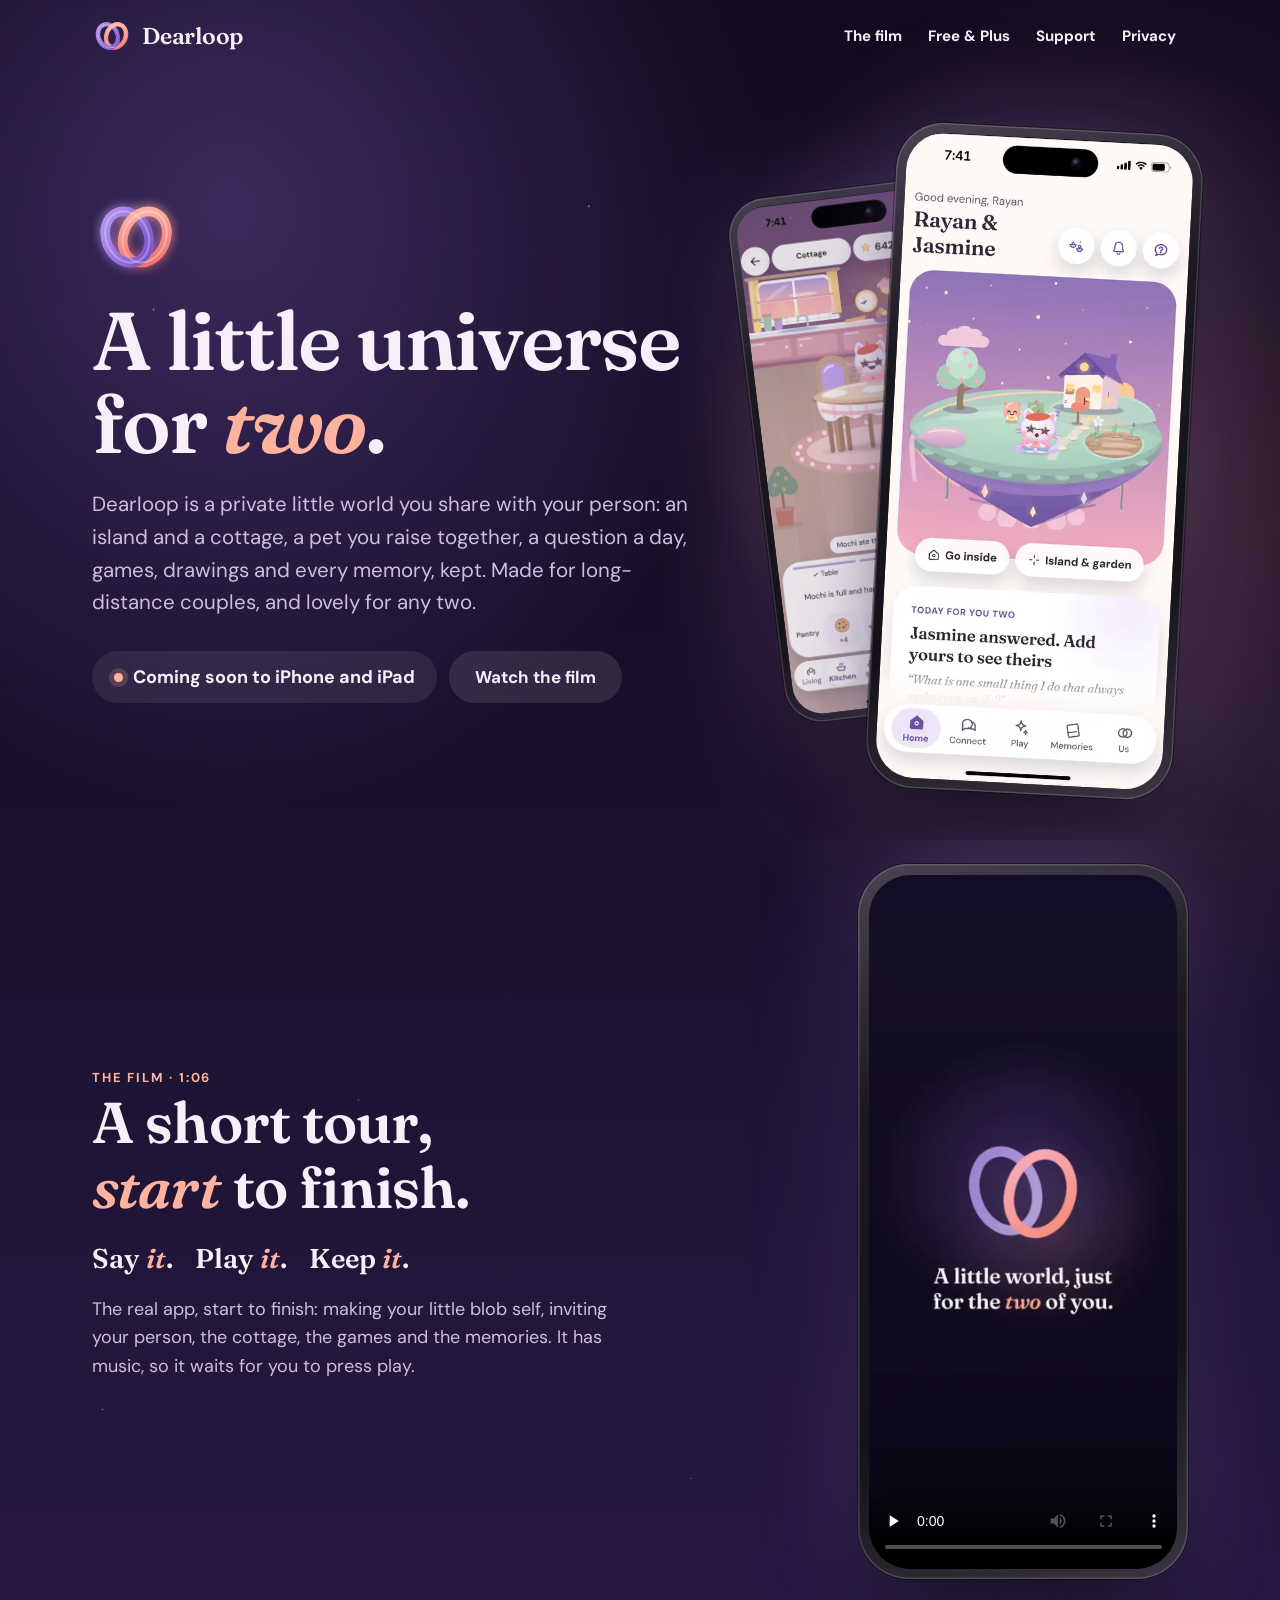
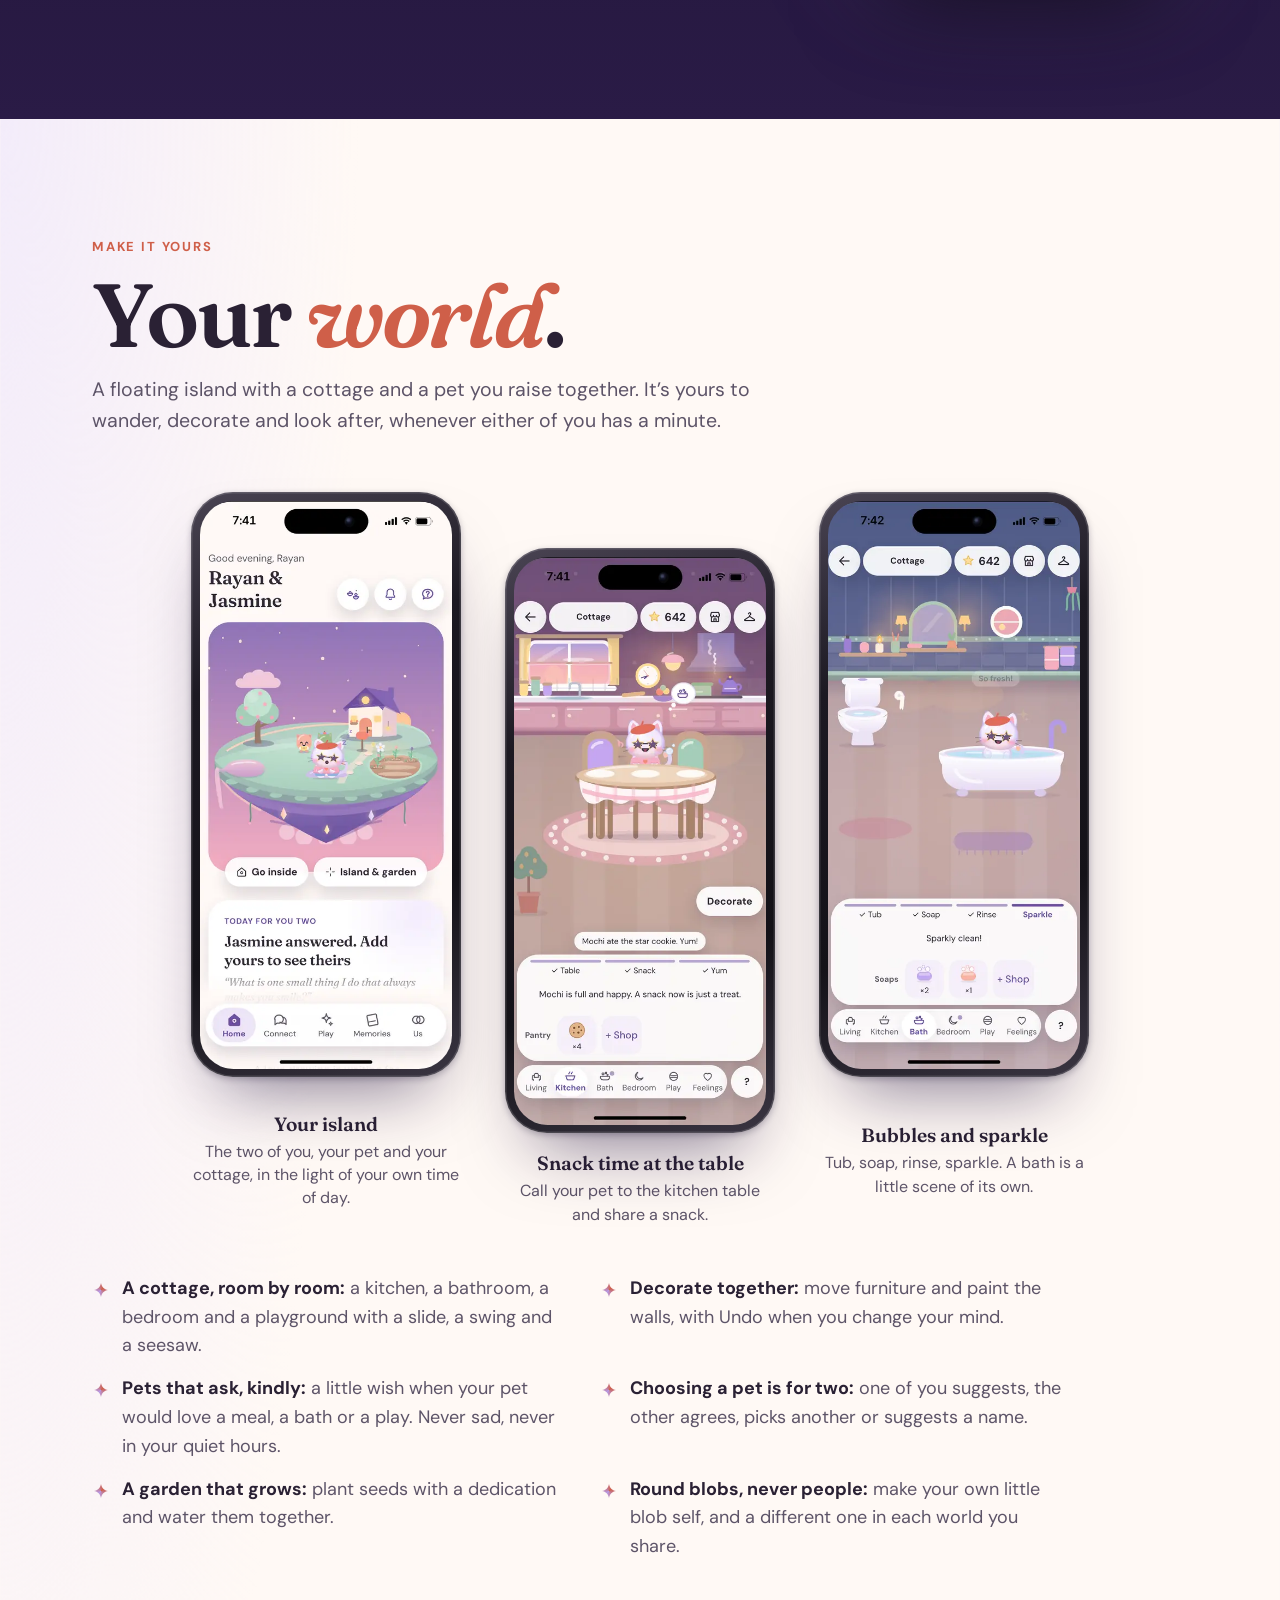
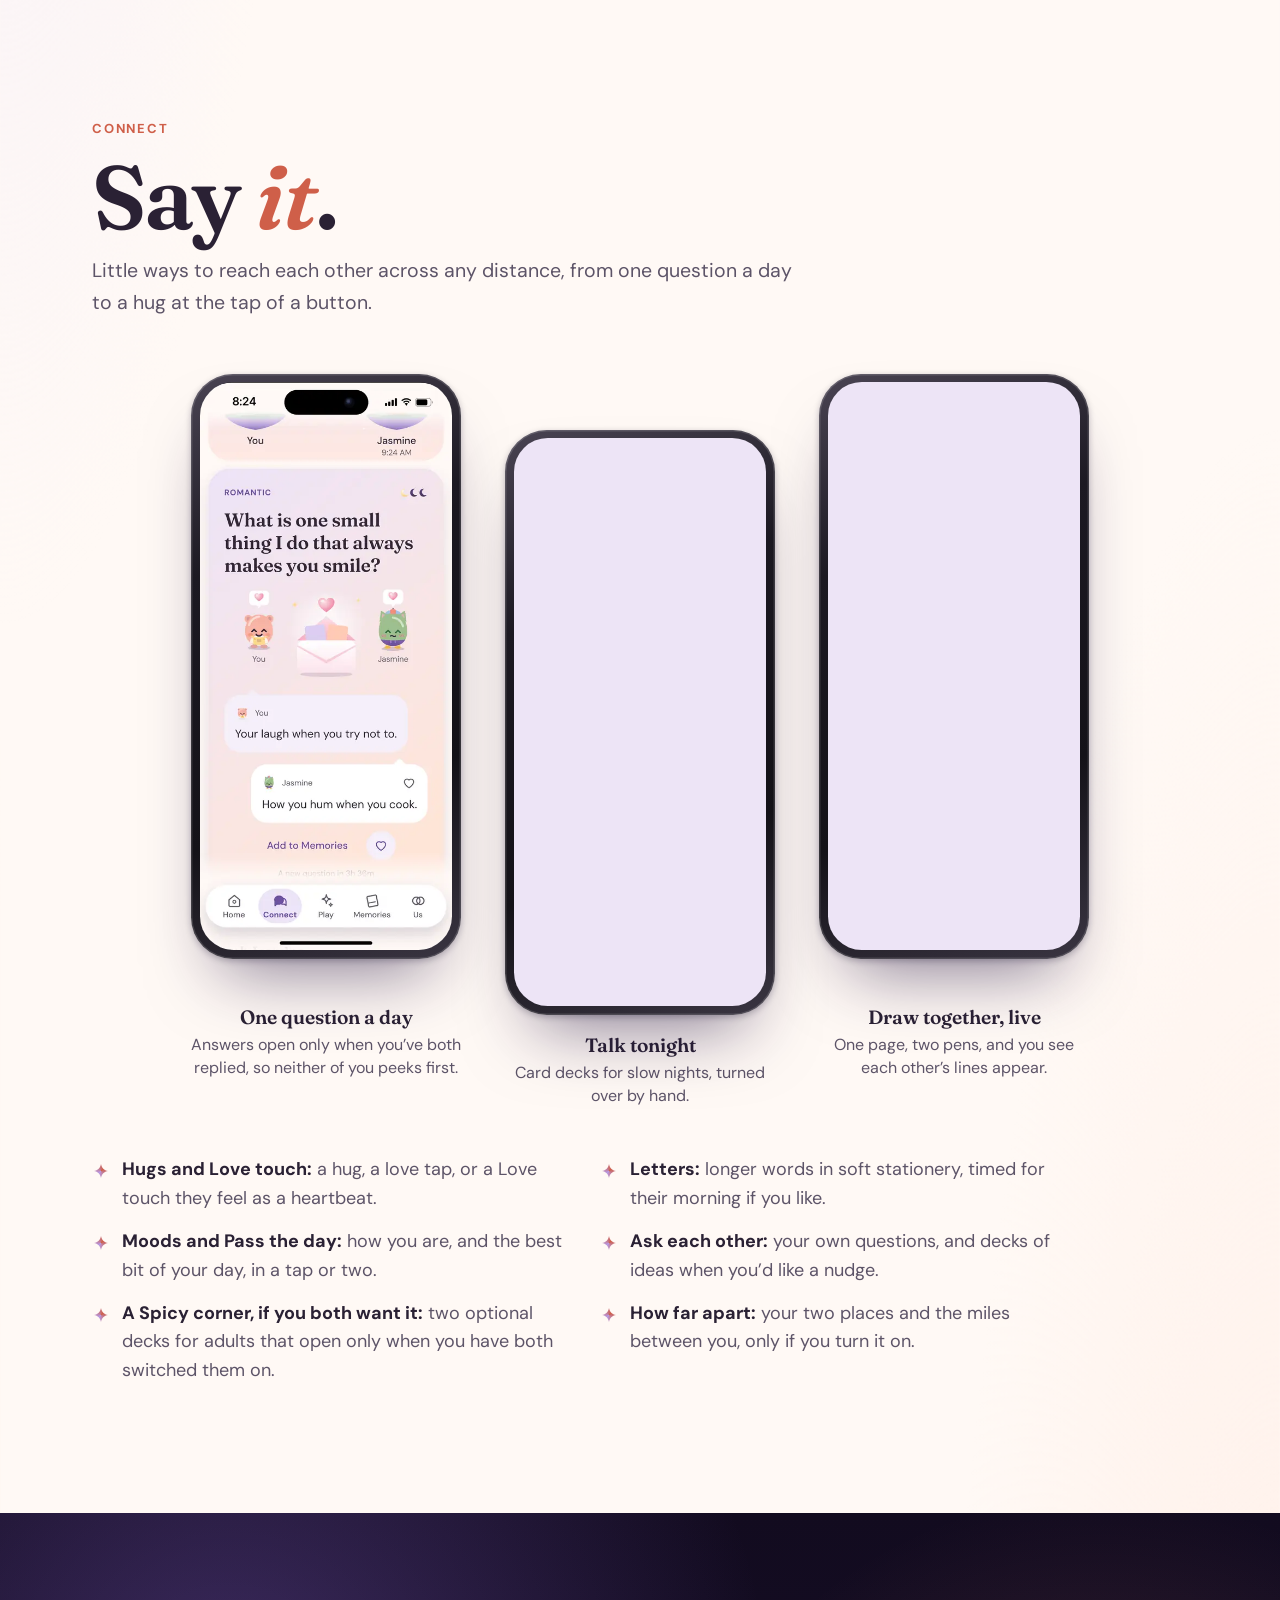
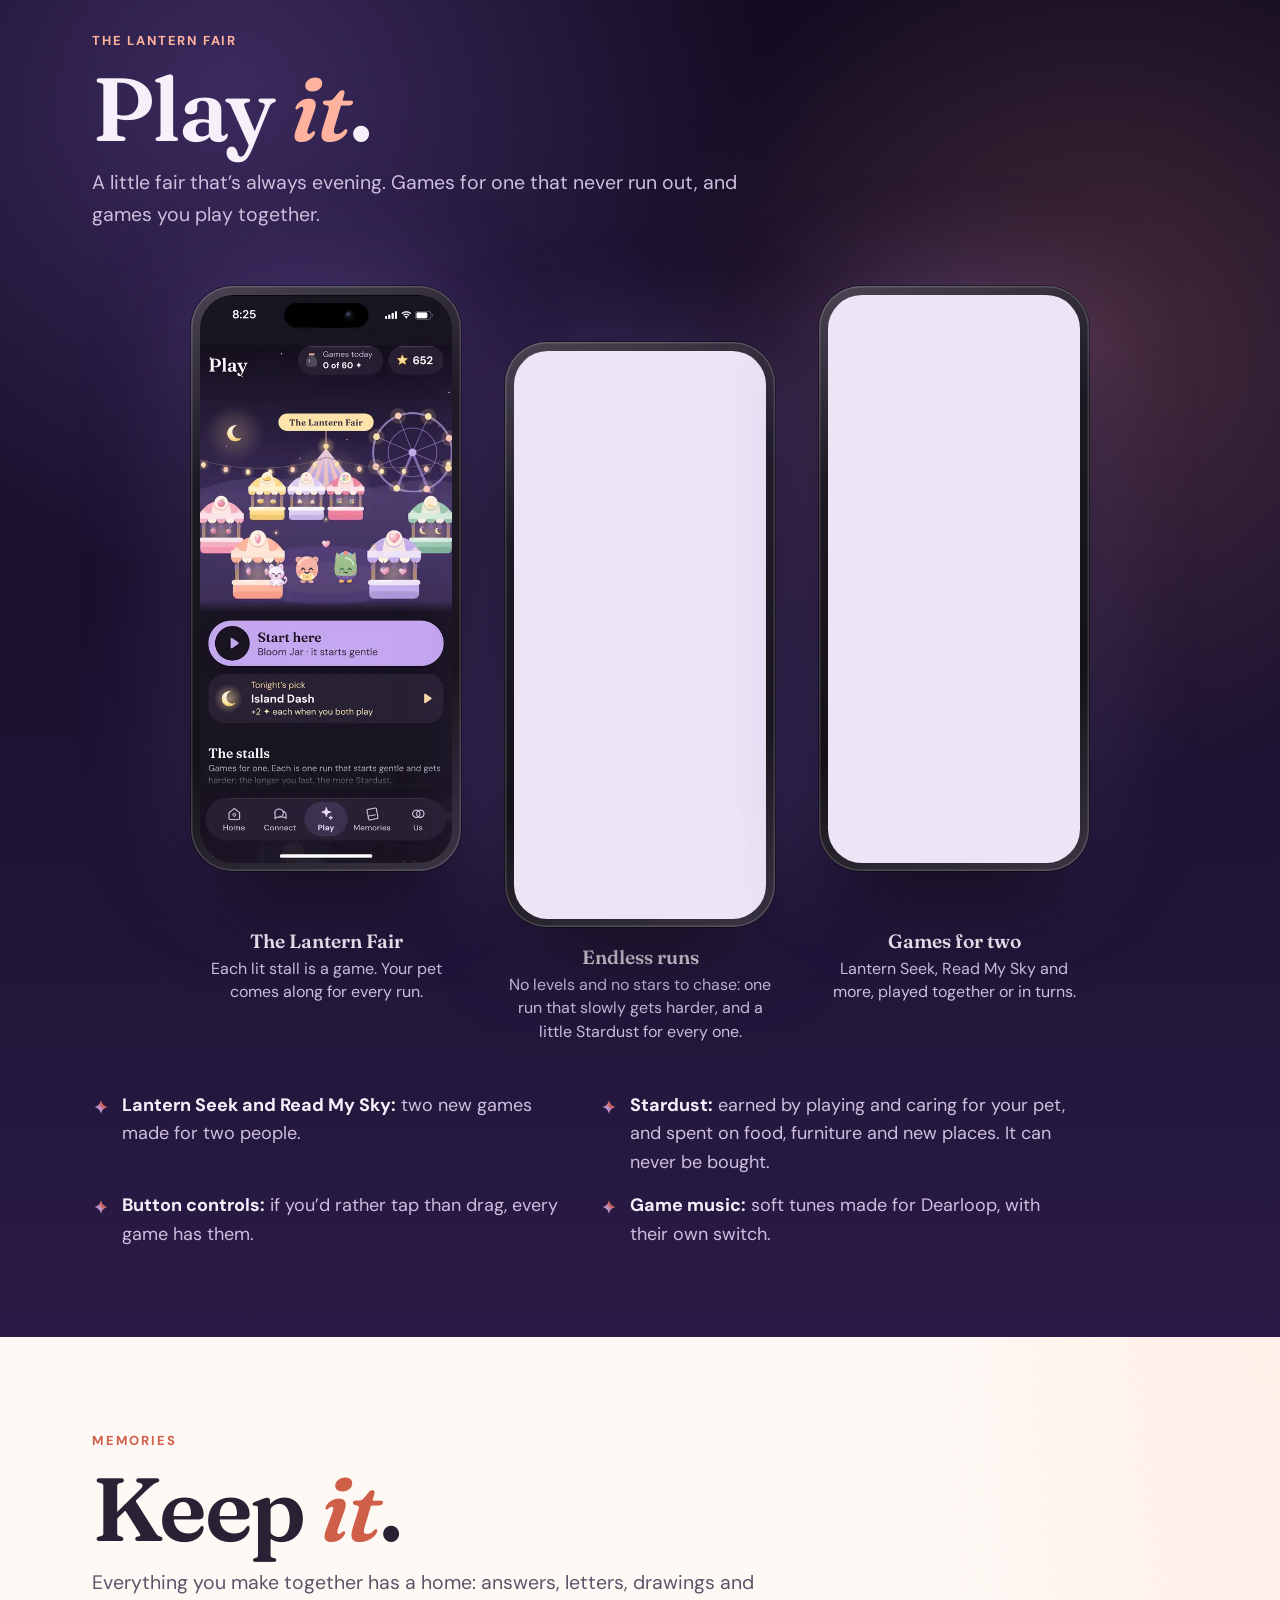
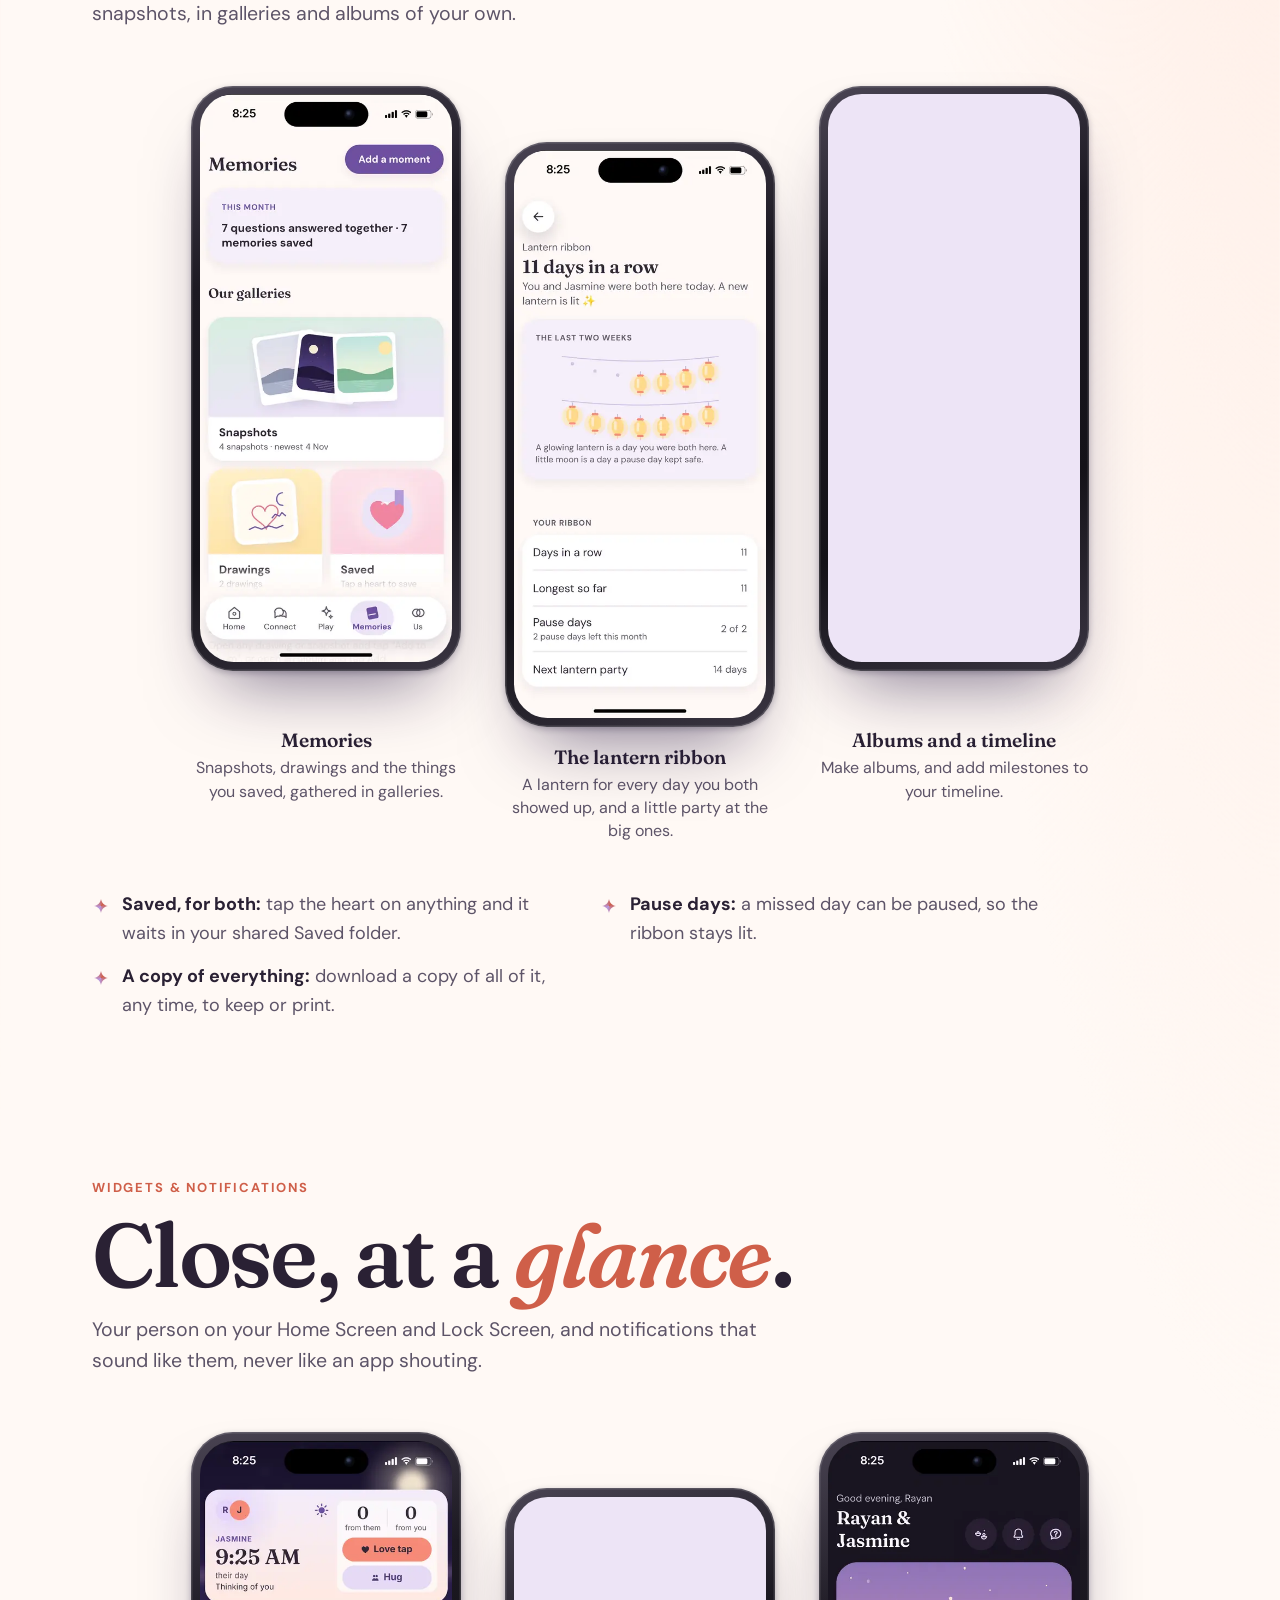
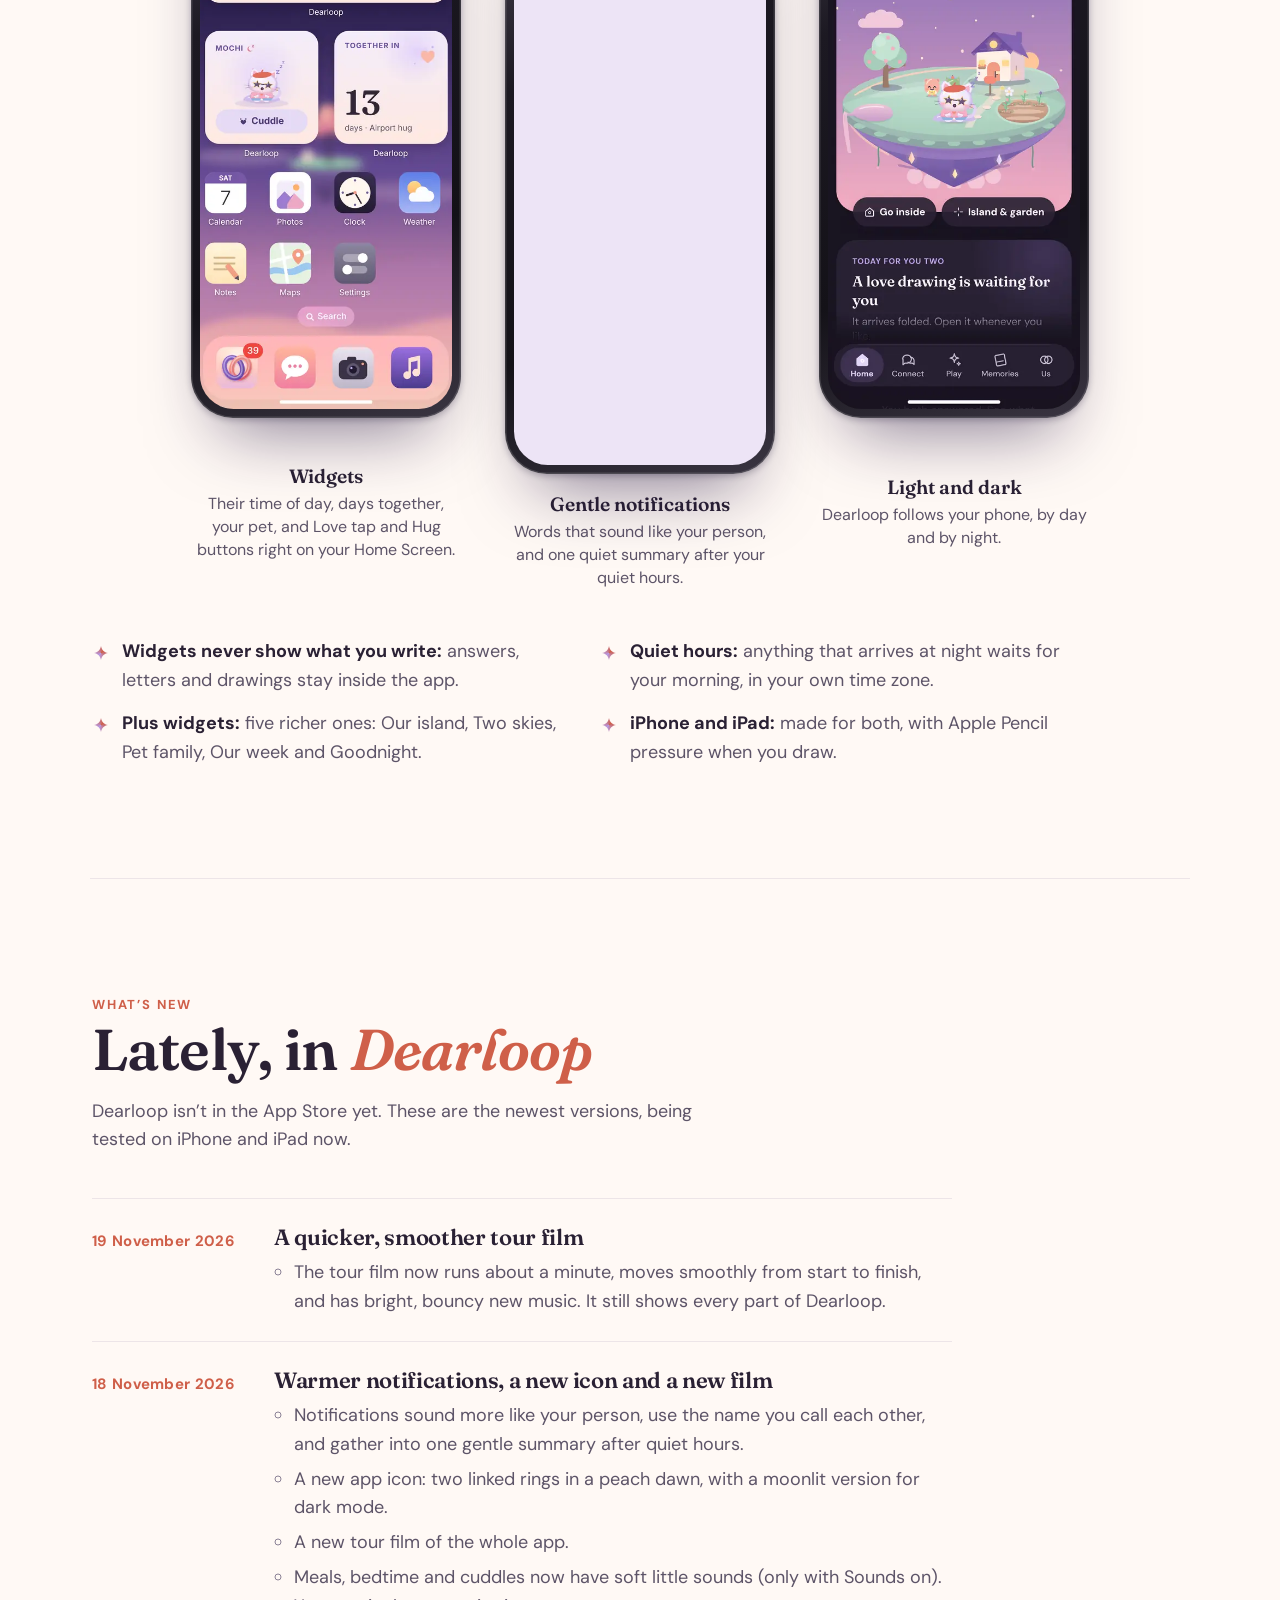
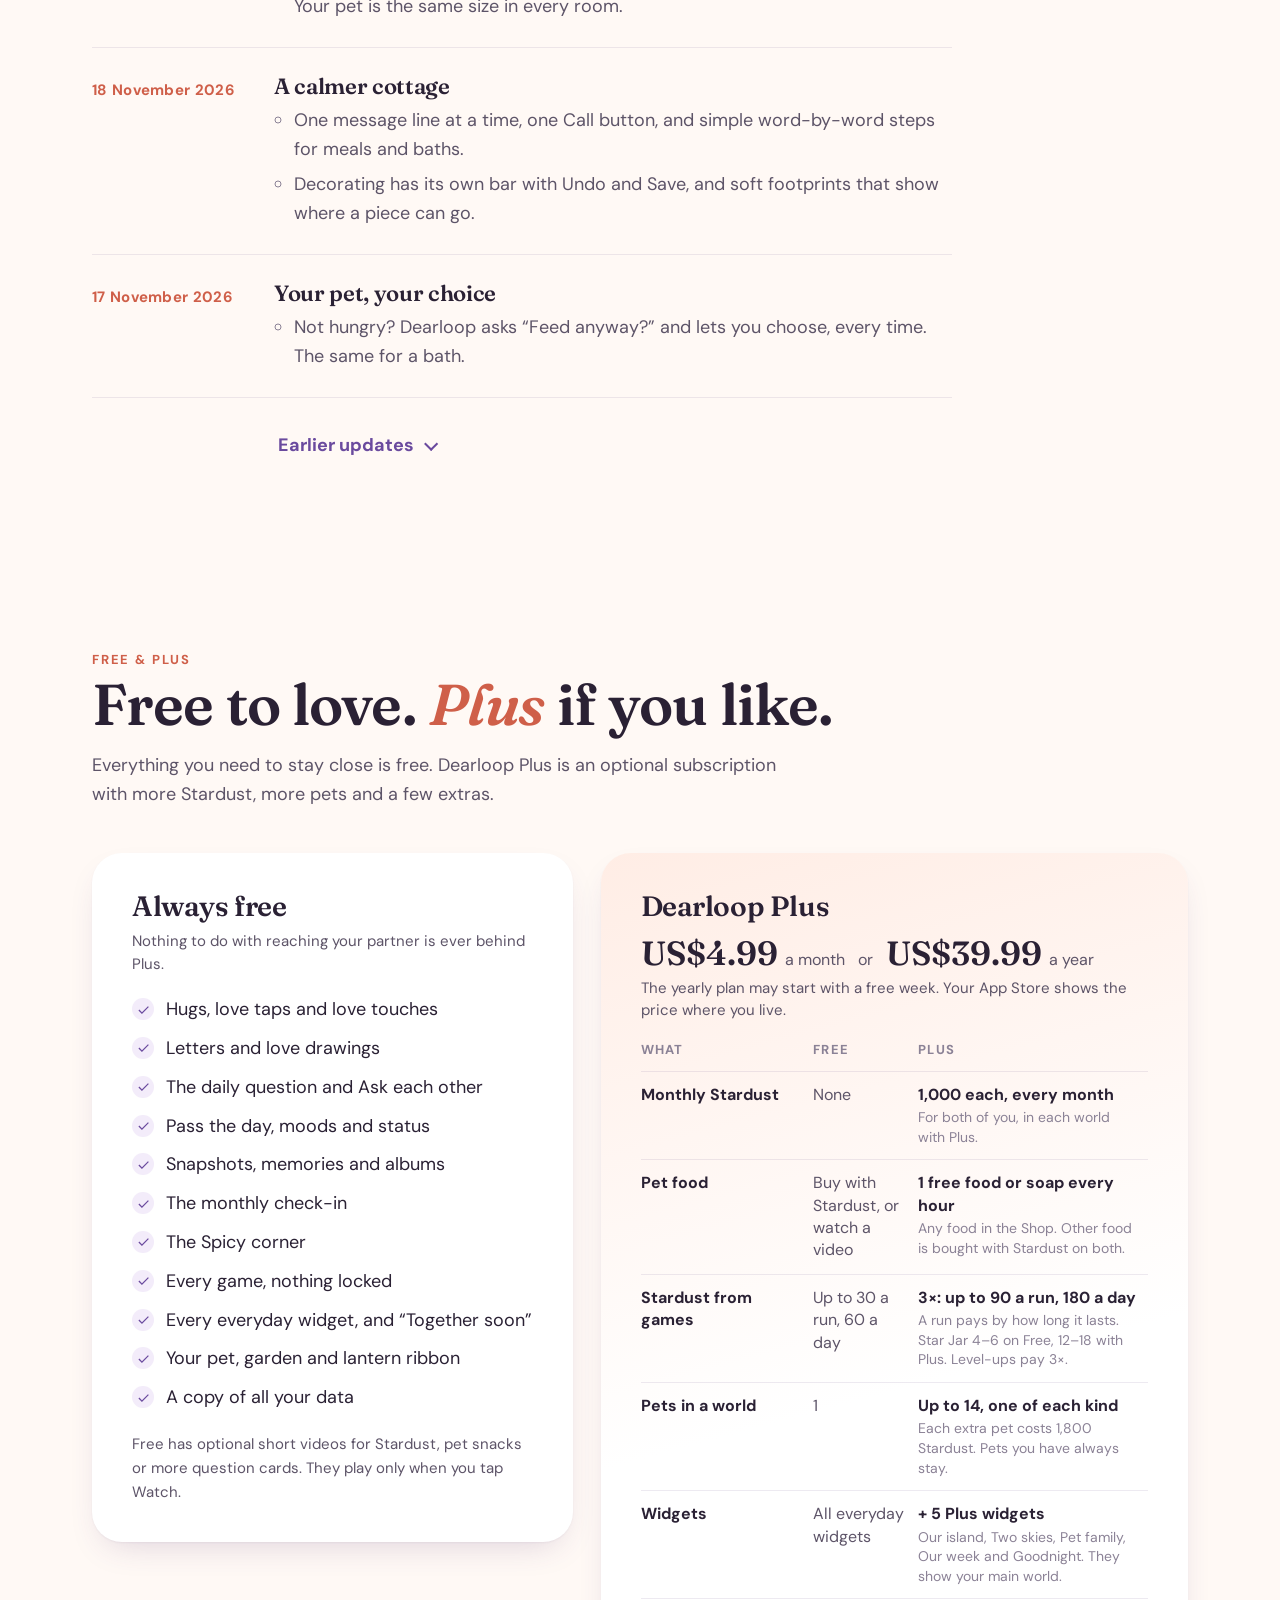
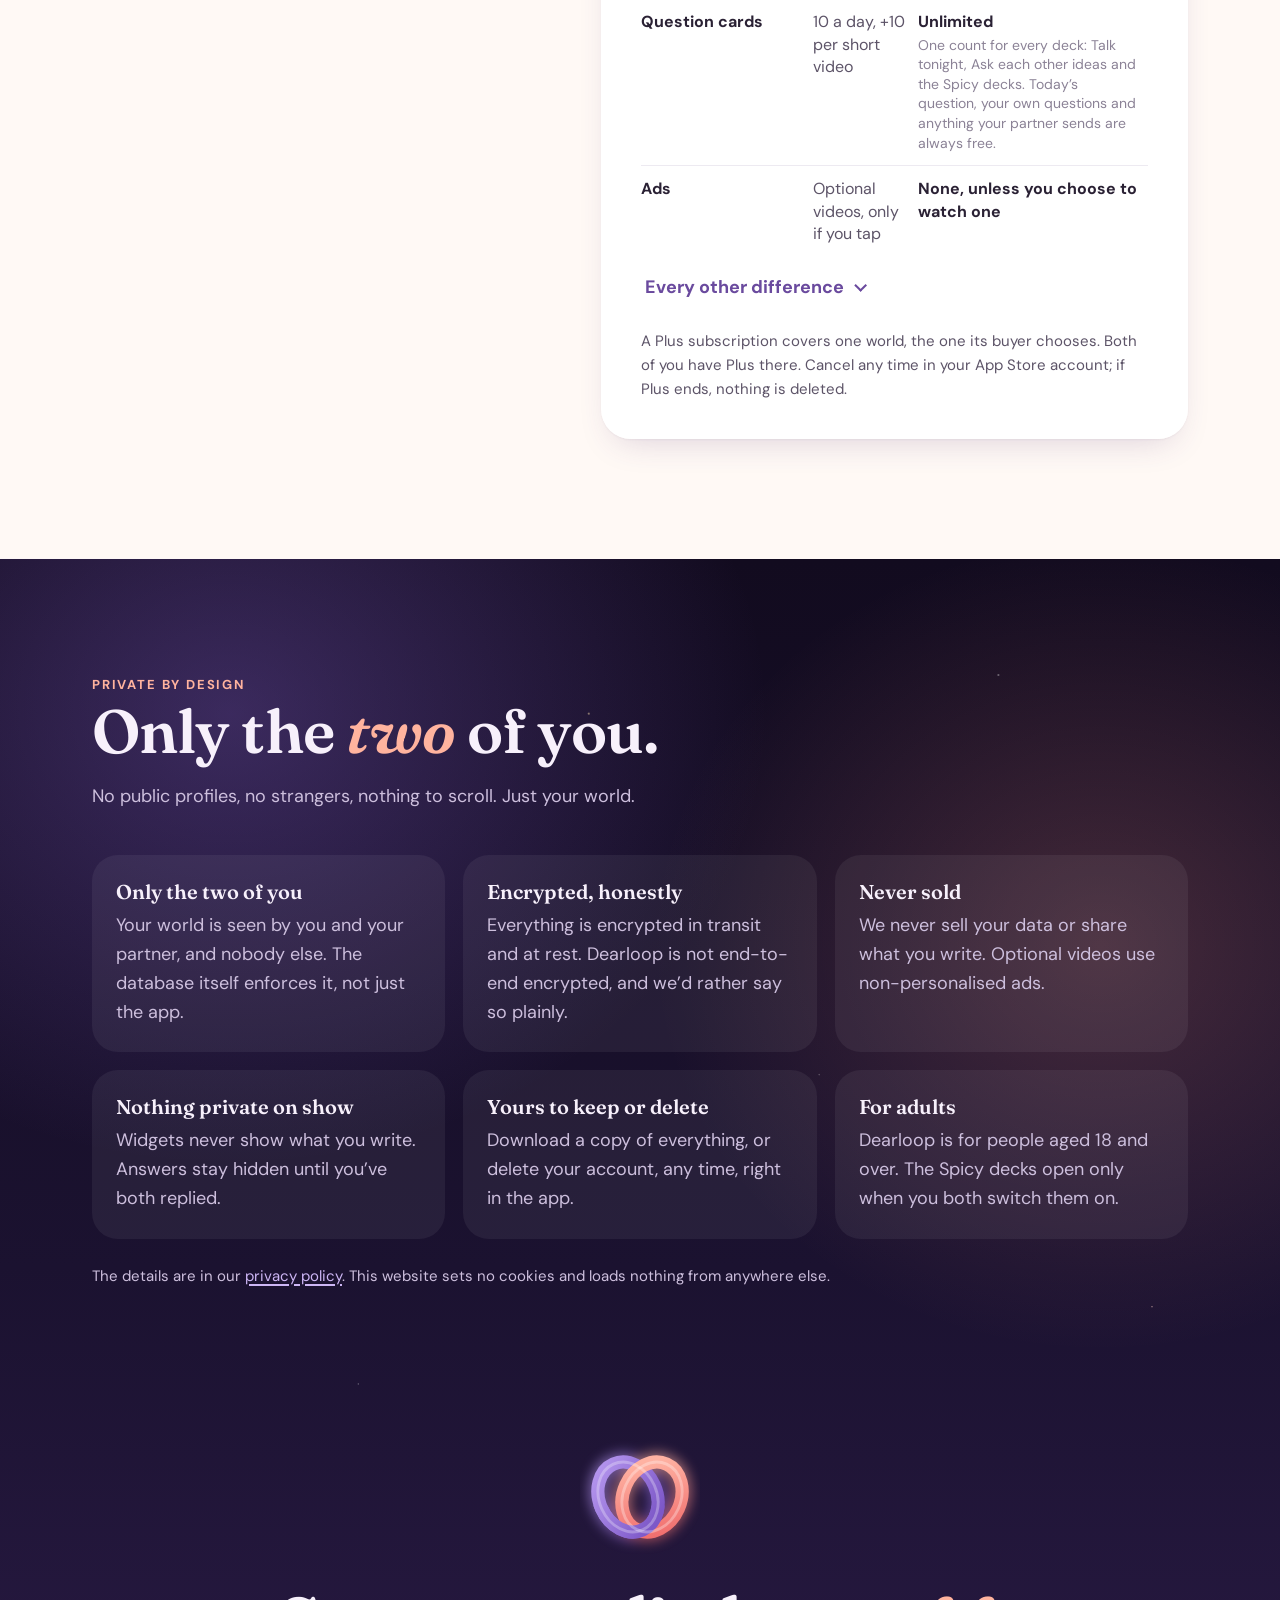
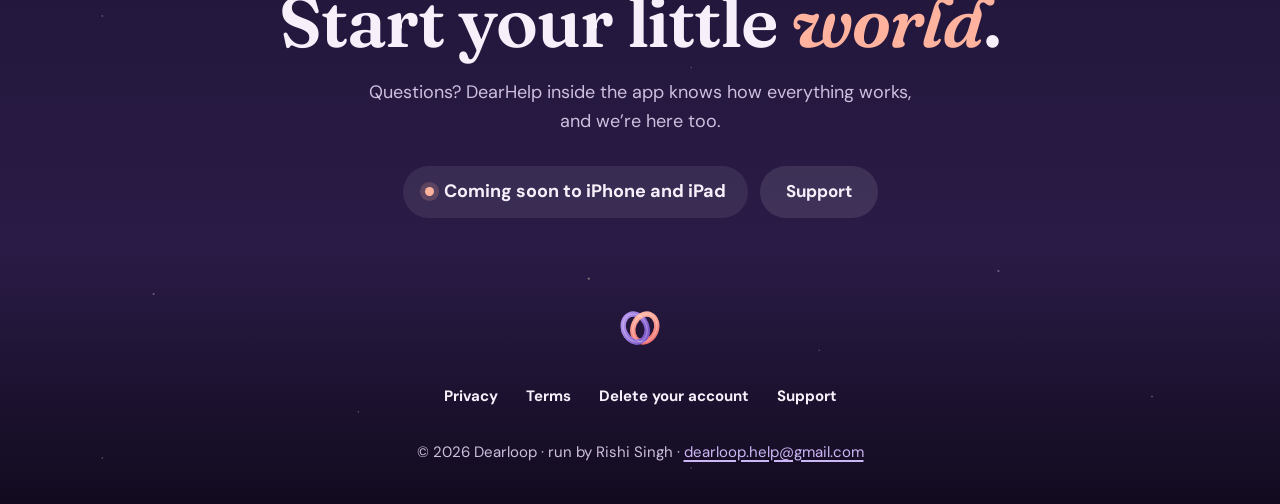
<file: index.html>
<!doctype html>
<html lang="en">
<head>
<meta charset="utf-8">
<meta name="viewport" content="width=device-width,initial-scale=1">
<title>Dearloop · A little universe for two</title>
<meta name="description" content="Dearloop is a private little world for two: an island and a cottage, a pet you raise together, a question a day, hugs and Love touch, games, live drawing, widgets and every memory, kept. Made for long-distance couples.">
<link rel="canonical" href="https://dearloopapp.com/">
<meta name="theme-color" content="#120B1F">
<meta name="color-scheme" content="light dark">
<meta property="og:type" content="website">
<meta property="og:site_name" content="Dearloop">
<meta property="og:title" content="Dearloop · A little universe for two">
<meta property="og:description" content="Dearloop is a private little world for two: an island and a cottage, a pet you raise together, a question a day, hugs and Love touch, games, live drawing, widgets and every memory, kept. Made for long-distance couples.">
<meta property="og:url" content="https://dearloopapp.com/">
<meta property="og:image" content="https://dearloopapp.com/img/og.jpg">
<meta property="og:image:width" content="1200">
<meta property="og:image:height" content="630">
<meta property="og:image:alt" content="Dearloop: two linked rings on a midnight sky, beside the app’s floating island">
<meta name="twitter:card" content="summary_large_image">
<meta name="twitter:title" content="Dearloop · A little universe for two">
<meta name="twitter:description" content="Dearloop is a private little world for two: an island and a cottage, a pet you raise together, a question a day, hugs and Love touch, games, live drawing, widgets and every memory, kept. Made for long-distance couples.">
<meta name="twitter:image" content="https://dearloopapp.com/img/og.jpg">
<link rel="icon" href="img/favicon.svg" type="image/svg+xml">
<link rel="icon" href="img/favicon.png" type="image/png" sizes="48x48">
<link rel="apple-touch-icon" href="img/apple-touch-icon.png">
<link rel="preload" href="fonts/fraunces-600.woff2" as="font" type="font/woff2" crossorigin>
<link rel="preload" href="fonts/dm-sans-400.woff2" as="font" type="font/woff2" crossorigin>
<link rel="stylesheet" href="site.css">
</head>
<body class="home">
<a class="skip" href="#main">Skip to content</a>
<header class="top on-night"><div class="wrap">
  <a class="brand" href="index.html"><svg class="rings" viewBox="0 0 100 100" aria-hidden="true" focusable="false"><defs>
<linearGradient id="rl4" x1=".1" y1="0" x2=".7" y2="1"><stop offset="0" stop-color="#B596EE"/><stop offset="1" stop-color="#7D58C8"/></linearGradient>
<linearGradient id="rr4" x1=".3" y1="0" x2=".9" y2="1"><stop offset="0" stop-color="#FFB2A2"/><stop offset="1" stop-color="#F06C6C"/></linearGradient>
<clipPath id="rw4"><rect x="0" y="57" width="100" height="43"/></clipPath>
</defs>

<ellipse cx="40" cy="50" rx="24" ry="30" transform="rotate(-24 40 50)" fill="none" stroke="url(#rl4)" stroke-width="11"/><ellipse cx="60" cy="50" rx="24" ry="30" transform="rotate(24 60 50)" fill="none" stroke="url(#rr4)" stroke-width="11"/>
<g clip-path="url(#rw4)"><ellipse cx="40" cy="50" rx="24" ry="30" transform="rotate(-24 40 50)" fill="none" stroke="url(#rl4)" stroke-width="11"/></g>
<ellipse cx="40" cy="50" rx="24" ry="30" transform="rotate(-24 40 50)" fill="none" stroke="#fff" stroke-opacity=".28" stroke-width="2.4" transform="rotate(-24 40 50) translate(-1.2 -1.6) rotate(24 40 50)"/>
<ellipse cx="60" cy="50" rx="24" ry="30" transform="rotate(24 60 50)" fill="none" stroke="#fff" stroke-opacity=".3" stroke-width="2.4" transform="rotate(24 60 50) translate(-1.2 -1.6) rotate(-24 60 50)"/>
</svg><span>Dearloop</span></a>
  <nav class="nav" aria-label="Main"><a href="index.html#film" class="wide">The film</a><a href="index.html#plans" class="wide">Free & Plus</a><a href="support.html">Support</a><a href="privacy.html">Privacy</a></nav>
</div></header>
<main id="main">
<div class="night"><div class="stars" aria-hidden="true"></div>
<section class="hero" aria-labelledby="hero-title"><div class="wrap">
  <div>
    <svg class="rings" viewBox="0 0 100 100" aria-hidden="true" focusable="false"><defs>
<linearGradient id="rl2" x1=".1" y1="0" x2=".7" y2="1"><stop offset="0" stop-color="#B596EE"/><stop offset="1" stop-color="#7D58C8"/></linearGradient>
<linearGradient id="rr2" x1=".3" y1="0" x2=".9" y2="1"><stop offset="0" stop-color="#FFB2A2"/><stop offset="1" stop-color="#F06C6C"/></linearGradient>
<clipPath id="rw2"><rect x="0" y="57" width="100" height="43"/></clipPath>
<filter id="rg2" x="-40%" y="-40%" width="180%" height="180%"><feGaussianBlur stdDeviation="5"/></filter></defs>
<g filter="url(#rg2)" opacity=".55"><ellipse cx="40" cy="50" rx="24" ry="30" transform="rotate(-24 40 50)" fill="none" stroke="url(#rl2)" stroke-width="16"/><ellipse cx="60" cy="50" rx="24" ry="30" transform="rotate(24 60 50)" fill="none" stroke="url(#rr2)" stroke-width="16"/></g>
<ellipse cx="40" cy="50" rx="24" ry="30" transform="rotate(-24 40 50)" fill="none" stroke="url(#rl2)" stroke-width="11"/><ellipse cx="60" cy="50" rx="24" ry="30" transform="rotate(24 60 50)" fill="none" stroke="url(#rr2)" stroke-width="11"/>
<g clip-path="url(#rw2)"><ellipse cx="40" cy="50" rx="24" ry="30" transform="rotate(-24 40 50)" fill="none" stroke="url(#rl2)" stroke-width="11"/></g>
<ellipse cx="40" cy="50" rx="24" ry="30" transform="rotate(-24 40 50)" fill="none" stroke="#fff" stroke-opacity=".28" stroke-width="2.4" transform="rotate(-24 40 50) translate(-1.2 -1.6) rotate(24 40 50)"/>
<ellipse cx="60" cy="50" rx="24" ry="30" transform="rotate(24 60 50)" fill="none" stroke="#fff" stroke-opacity=".3" stroke-width="2.4" transform="rotate(24 60 50) translate(-1.2 -1.6) rotate(-24 60 50)"/>
</svg>
    <h1 id="hero-title">A little universe for <em>two</em>.</h1>
    <p class="lede">Dearloop is a private little world you share with your person: an island and a cottage, a pet you raise together, a question a day, games, drawings and every memory, kept. Made for long-distance couples, and lovely for any two.</p>
    <div class="cta"><span class="soon"><span class="dot" aria-hidden="true"></span>Coming soon to iPhone and iPad</span><a class="btn soft" href="#film">Watch the film</a></div>
  </div>
  <div class="hero-art">
    <div class="phone back"><img src="img/shots/kitchen-780.webp" srcset="img/shots/kitchen-480.webp 480w, img/shots/kitchen-780.webp 780w" sizes="(max-width: 600px) 64vw, 300px" width="780" height="1693" alt="The cottage kitchen: the pet at the table with a snack, and the meal’s steps, Table, Snack and Yum, below" loading="lazy" decoding="async"></div>
    <div class="phone front"><img src="img/shots/home-780.webp" srcset="img/shots/home-480.webp 480w, img/shots/home-780.webp 780w" sizes="(max-width: 600px) 64vw, 300px" width="780" height="1693" alt="Dearloop’s Home: a floating island at dusk with a little cottage, two round blob characters and their pet, under today’s question" fetchpriority="high" decoding="async"></div>
  </div>
</div></section>

<section class="film" id="film" aria-labelledby="film-title"><div class="wrap">
  <div>
    <span class="eyebrow">The film · 1:06</span>
    <h2 id="film-title">A short tour, <em>start</em> to finish.</h2>
    <ul class="chapters" aria-label="Its chapters"><li>Say <em>it</em>.</li><li>Play <em>it</em>.</li><li>Keep <em>it</em>.</li></ul>
    <p class="muted">The real app, start to finish: making your little blob self, inviting your person, the cottage, the games and the memories. It has music, so it waits for you to press play.</p>
  </div>
  <div class="phone reel"><video controls preload="none" playsinline poster="img/film-poster.webp" width="1080" height="2340" aria-label="Dearloop tour film, 1 minute 6 seconds, with music">
    <source src="media/dearloop-tour.mp4" type="video/mp4">
    <a href="media/dearloop-tour.mp4">Download the Dearloop tour film (MP4, 7.6 MB)</a>
  </video></div>
</div></section>
</div>

<div class="day">
<section class="chapter" id="world" aria-labelledby="world-title"><div class="wrap">
  <div class="chapter-head">
    <span class="eyebrow">Make it yours</span>
    <h2 class="word" id="world-title">Your <em>world</em>.</h2>
    <p>A floating island with a cottage and a pet you raise together. It’s yours to wander, decorate and look after, whenever either of you has a minute.</p>
  </div>
  <ul class="shelf" aria-label="Screens: Your world.">
    <li><figure><div class="phone"><img src="img/shots/home-780.webp" srcset="img/shots/home-480.webp 480w, img/shots/home-780.webp 780w" sizes="(max-width: 600px) 64vw, 300px" width="780" height="1693" alt="Dearloop’s Home: a floating island at dusk with a little cottage, two round blob characters and their pet, under today’s question" loading="lazy" decoding="async"></div><figcaption><b>Your island</b>The two of you, your pet and your cottage, in the light of your own time of day.</figcaption></figure></li>
    <li><figure><div class="phone"><img src="img/shots/kitchen-780.webp" srcset="img/shots/kitchen-480.webp 480w, img/shots/kitchen-780.webp 780w" sizes="(max-width: 600px) 64vw, 300px" width="780" height="1693" alt="The cottage kitchen: the pet at the table with a snack, and the meal’s steps, Table, Snack and Yum, below" loading="lazy" decoding="async"></div><figcaption><b>Snack time at the table</b>Call your pet to the kitchen table and share a snack.</figcaption></figure></li>
    <li><figure><div class="phone"><img src="img/shots/bath-780.webp" srcset="img/shots/bath-480.webp 480w, img/shots/bath-780.webp 780w" sizes="(max-width: 600px) 64vw, 300px" width="780" height="1693" alt="Bath time in the cottage: the pet in a bubbly tub, with the steps Tub, Soap, Rinse and Sparkle" loading="lazy" decoding="async"></div><figcaption><b>Bubbles and sparkle</b>Tub, soap, rinse, sparkle. A bath is a little scene of its own.</figcaption></figure></li>
  </ul>
  <ul class="points">
    <li><b>A cottage, room by room:</b> a kitchen, a bathroom, a bedroom and a playground with a slide, a swing and a seesaw.</li>
    <li><b>Decorate together:</b> move furniture and paint the walls, with Undo when you change your mind.</li>
    <li><b>Pets that ask, kindly:</b> a little wish when your pet would love a meal, a bath or a play. Never sad, never in your quiet hours.</li>
    <li><b>Choosing a pet is for two:</b> one of you suggests, the other agrees, picks another or suggests a name.</li>
    <li><b>A garden that grows:</b> plant seeds with a dedication and water them together.</li>
    <li><b>Round blobs, never people:</b> make your own little blob self, and a different one in each world you share.</li>
  </ul>
</div></section>
<section class="chapter" id="say" aria-labelledby="say-title"><div class="wrap">
  <div class="chapter-head">
    <span class="eyebrow">Connect</span>
    <h2 class="word" id="say-title">Say <em>it</em>.</h2>
    <p>Little ways to reach each other across any distance, from one question a day to a hug at the tap of a button.</p>
  </div>
  <ul class="shelf" aria-label="Screens: Say it.">
    <li><figure><div class="phone"><img src="img/shots/question-780.webp" srcset="img/shots/question-480.webp 480w, img/shots/question-780.webp 780w" sizes="(max-width: 600px) 64vw, 300px" width="780" height="1693" alt="Today’s question on the Connect tab, with both blobs and the answer box" loading="lazy" decoding="async"></div><figcaption><b>One question a day</b>Answers open only when you’ve both replied, so neither of you peeks first.</figcaption></figure></li>
    <li><figure><div class="phone"><img src="img/shots/deck-780.webp" srcset="img/shots/deck-480.webp 480w, img/shots/deck-780.webp 780w" sizes="(max-width: 600px) 64vw, 300px" width="780" height="1693" alt="A Talk tonight card turned over, with a deep-talk question on it" loading="lazy" decoding="async"></div><figcaption><b>Talk tonight</b>Card decks for slow nights, turned over by hand.</figcaption></figure></li>
    <li><figure><div class="phone"><img src="img/shots/drawing-780.webp" srcset="img/shots/drawing-480.webp 480w, img/shots/drawing-780.webp 780w" sizes="(max-width: 600px) 64vw, 300px" width="780" height="1693" alt="A shared drawing page with a heart and a moon drawn by the two of you" loading="lazy" decoding="async"></div><figcaption><b>Draw together, live</b>One page, two pens, and you see each other’s lines appear.</figcaption></figure></li>
  </ul>
  <ul class="points">
    <li><b>Hugs and Love touch:</b> a hug, a love tap, or a Love touch they feel as a heartbeat.</li>
    <li><b>Letters:</b> longer words in soft stationery, timed for their morning if you like.</li>
    <li><b>Moods and Pass the day:</b> how you are, and the best bit of your day, in a tap or two.</li>
    <li><b>Ask each other:</b> your own questions, and decks of ideas when you’d like a nudge.</li>
    <li><b>A Spicy corner, if you both want it:</b> two optional decks for adults that open only when you have both switched them on.</li>
    <li><b>How far apart:</b> your two places and the miles between you, only if you turn it on.</li>
  </ul>
</div></section>
<section class="chapter night" id="play" aria-labelledby="play-title"><div class="wrap">
  <div class="chapter-head">
    <span class="eyebrow">The Lantern Fair</span>
    <h2 class="word" id="play-title">Play <em>it</em>.</h2>
    <p>A little fair that’s always evening. Games for one that never run out, and games you play together.</p>
  </div>
  <ul class="shelf" aria-label="Screens: Play it.">
    <li><figure><div class="phone"><img src="img/shots/fair-780.webp" srcset="img/shots/fair-480.webp 480w, img/shots/fair-780.webp 780w" sizes="(max-width: 600px) 64vw, 300px" width="780" height="1693" alt="The Lantern Fair at night: lit stalls, each one a little game" loading="lazy" decoding="async"></div><figcaption><b>The Lantern Fair</b>Each lit stall is a game. Your pet comes along for every run.</figcaption></figure></li>
    <li><figure><div class="phone"><img src="img/shots/run-780.webp" srcset="img/shots/run-480.webp 480w, img/shots/run-780.webp 780w" sizes="(max-width: 600px) 64vw, 300px" width="780" height="1693" alt="An endless run of Bloom Jar, with the score at the top" loading="lazy" decoding="async"></div><figcaption><b>Endless runs</b>No levels and no stars to chase: one run that slowly gets harder, and a little Stardust for every one.</figcaption></figure></li>
    <li><figure><div class="phone"><img src="img/shots/together-780.webp" srcset="img/shots/together-480.webp 480w, img/shots/together-780.webp 780w" sizes="(max-width: 600px) 64vw, 300px" width="780" height="1693" alt="The Play together shelf of games for two" loading="lazy" decoding="async"></div><figcaption><b>Games for two</b>Lantern Seek, Read My Sky and more, played together or in turns.</figcaption></figure></li>
  </ul>
  <ul class="points">
    <li><b>Lantern Seek and Read My Sky:</b> two new games made for two people.</li>
    <li><b>Stardust:</b> earned by playing and caring for your pet, and spent on food, furniture and new places. It can never be bought.</li>
    <li><b>Button controls:</b> if you’d rather tap than drag, every game has them.</li>
    <li><b>Game music:</b> soft tunes made for Dearloop, with their own switch.</li>
  </ul>
</div></section>
<section class="chapter" id="keep" aria-labelledby="keep-title"><div class="wrap">
  <div class="chapter-head">
    <span class="eyebrow">Memories</span>
    <h2 class="word" id="keep-title">Keep <em>it</em>.</h2>
    <p>Everything you make together has a home: answers, letters, drawings and snapshots, in galleries and albums of your own.</p>
  </div>
  <ul class="shelf" aria-label="Screens: Keep it.">
    <li><figure><div class="phone"><img src="img/shots/memories-780.webp" srcset="img/shots/memories-480.webp 480w, img/shots/memories-780.webp 780w" sizes="(max-width: 600px) 64vw, 300px" width="780" height="1693" alt="Memories: this month’s count, and the galleries of snapshots, drawings and saved things" loading="lazy" decoding="async"></div><figcaption><b>Memories</b>Snapshots, drawings and the things you saved, gathered in galleries.</figcaption></figure></li>
    <li><figure><div class="phone"><img src="img/shots/streak-780.webp" srcset="img/shots/streak-480.webp 480w, img/shots/streak-780.webp 780w" sizes="(max-width: 600px) 64vw, 300px" width="780" height="1693" alt="The lantern ribbon: a row of lit lanterns for each day you both showed up" loading="lazy" decoding="async"></div><figcaption><b>The lantern ribbon</b>A lantern for every day you both showed up, and a little party at the big ones.</figcaption></figure></li>
    <li><figure><div class="phone"><img src="img/shots/albums-780.webp" srcset="img/shots/albums-480.webp 480w, img/shots/albums-780.webp 780w" sizes="(max-width: 600px) 64vw, 300px" width="780" height="1693" alt="Albums in Memories, and the timeline of moments you’ve kept" loading="lazy" decoding="async"></div><figcaption><b>Albums and a timeline</b>Make albums, and add milestones to your timeline.</figcaption></figure></li>
  </ul>
  <ul class="points">
    <li><b>Saved, for both:</b> tap the heart on anything and it waits in your shared Saved folder.</li>
    <li><b>Pause days:</b> a missed day can be paused, so the ribbon stays lit.</li>
    <li><b>A copy of everything:</b> download a copy of all of it, any time, to keep or print.</li>
  </ul>
</div></section>
<section class="chapter" id="close" aria-labelledby="close-title"><div class="wrap">
  <div class="chapter-head">
    <span class="eyebrow">Widgets &amp; notifications</span>
    <h2 class="word" id="close-title">Close, at a <em>glance</em>.</h2>
    <p>Your person on your Home Screen and Lock Screen, and notifications that sound like them, never like an app shouting.</p>
  </div>
  <ul class="shelf" aria-label="Screens: Close, at a glance.">
    <li><figure><div class="phone"><img src="img/shots/widgets-780.webp" srcset="img/shots/widgets-480.webp 480w, img/shots/widgets-780.webp 780w" sizes="(max-width: 600px) 64vw, 300px" width="780" height="1693" alt="A Home Screen with Dearloop widgets: your partner’s time, Love tap and Hug buttons, the pet and days together" loading="lazy" decoding="async"></div><figcaption><b>Widgets</b>Their time of day, days together, your pet, and Love tap and Hug buttons right on your Home Screen.</figcaption></figure></li>
    <li><figure><div class="phone"><img src="img/shots/lock-ask-780.webp" srcset="img/shots/lock-ask-480.webp 480w, img/shots/lock-ask-780.webp 780w" sizes="(max-width: 600px) 64vw, 300px" width="780" height="1693" alt="A Lock Screen with a gentle note from the pet asking for a little play" loading="lazy" decoding="async"></div><figcaption><b>Gentle notifications</b>Words that sound like your person, and one quiet summary after your quiet hours.</figcaption></figure></li>
    <li><figure><div class="phone"><img src="img/shots/home-dark-780.webp" srcset="img/shots/home-dark-480.webp 480w, img/shots/home-dark-780.webp 780w" sizes="(max-width: 600px) 64vw, 300px" width="780" height="1693" alt="Dearloop’s Home in dark mode" loading="lazy" decoding="async"></div><figcaption><b>Light and dark</b>Dearloop follows your phone, by day and by night.</figcaption></figure></li>
  </ul>
  <ul class="points">
    <li><b>Widgets never show what you write:</b> answers, letters and drawings stay inside the app.</li>
    <li><b>Quiet hours:</b> anything that arrives at night waits for your morning, in your own time zone.</li>
    <li><b>Plus widgets:</b> five richer ones: Our island, Two skies, Pet family, Our week and Goodnight.</li>
    <li><b>iPhone and iPad:</b> made for both, with Apple Pencil pressure when you draw.</li>
  </ul>
</div></section>
<div class="divider" role="presentation"></div>
<section class="news" id="new" aria-labelledby="new-title"><div class="wrap">
  <span class="eyebrow">What’s new</span>
  <h2 id="new-title">Lately, in <em>Dearloop</em></h2>
  <p class="intro">Dearloop isn’t in the App Store yet. These are the newest versions, being tested on iPhone and iPad now.</p>
  <ol class="log">
    <li><time datetime="2026-11-19">19 November 2026</time><div><h3>A quicker, smoother tour film</h3><ul><li>The tour film now runs about a minute, moves smoothly from start to finish, and has bright, bouncy new music. It still shows every part of Dearloop.</li></ul></div></li>
    <li><time datetime="2026-11-18">18 November 2026</time><div><h3>Warmer notifications, a new icon and a new film</h3><ul><li>Notifications sound more like your person, use the name you call each other, and gather into one gentle summary after quiet hours.</li><li>A new app icon: two linked rings in a peach dawn, with a moonlit version for dark mode.</li><li>A new tour film of the whole app.</li><li>Meals, bedtime and cuddles now have soft little sounds (only with Sounds on). Your pet is the same size in every room.</li></ul></div></li>
    <li><time datetime="2026-11-18">18 November 2026</time><div><h3>A calmer cottage</h3><ul><li>One message line at a time, one Call button, and simple word-by-word steps for meals and baths.</li><li>Decorating has its own bar with Undo and Save, and soft footprints that show where a piece can go.</li></ul></div></li>
    <li><time datetime="2026-11-17">17 November 2026</time><div><h3>Your pet, your choice</h3><ul><li>Not hungry? Dearloop asks “Feed anyway?” and lets you choose, every time. The same for a bath.</li></ul></div></li>
    <li><span></span><details><summary>Earlier updates</summary><ol class="log"><li><time datetime="2026-11-17">17 November 2026</time><div><h3>Pets that ask for you, kindly</h3><ul><li>When your pet would love a meal, a bath or a play, it can send you a little wish: up to four a day, never in quiet hours, and never sad. When one of you cares, the other isn’t asked.</li><li>Five new Plus widgets: Our island, Two skies, Pet family, Our week and Goodnight. Every earlier widget stays free.</li><li>Card decks turn crisp and clear, and a small chip shows how many cards are left today.</li><li>DearHelp, the guide inside the app, answers with clear numbered steps.</li></ul></div></li><li><time datetime="2026-11-16">16 November 2026</time><div><h3>Play with your pet any time</h3><ul><li>No timers for play, cuddles, naps or the potty. A full or freshly bathed pet just says so, kindly.</li></ul></div></li><li><time datetime="2026-11-16">16 November 2026</time><div><h3>Every world, its own welcome</h3><ul><li>Each world you share has its own names and its own little you.</li><li>Dearloop opens faster, and photos and voice notes have a clear storage allowance you can see and manage.</li></ul></div></li><li><time datetime="2026-11-15">15 November 2026</time><div><h3>Endless games and two new games for two</h3><ul><li>Every solo game is one endless run that slowly gets harder. No levels, and every run earns a little Stardust.</li><li>Lantern Seek and Read My Sky: two new games you play together.</li><li>In the Shop, watch a short video for Stardust, only if you want to.</li></ul></div></li><li><time datetime="2026-11-15">15 November 2026</time><div><h3>Table meals, a playground and choosing a pet together</h3><ul><li>Call your pet to the kitchen table and share a snack. A new playground has a slide, a swing, a seesaw and more.</li><li>Every new pet is a decision for two: one of you suggests, the other agrees, picks another or suggests a name.</li></ul></div></li><li><time datetime="2026-11-14">14 November 2026</time><div><h3>A gentler start, and new widgets</h3><ul><li>Making your world and inviting your person is quicker, with an invite link that never shows your name.</li><li>Your garden tells you what it needs next, and your pet strolls around the island.</li><li>Two new widgets: How far apart and Today together.</li></ul></div></li></ol></details></li>
  </ol>
</div></section>
<section class="plans" id="plans" aria-labelledby="plans-title"><div class="wrap">
  <span class="eyebrow">Free & Plus</span>
  <h2 id="plans-title">Free to love. <em>Plus</em> if you like.</h2>
  <p class="lead">Everything you need to stay close is free. Dearloop Plus is an optional subscription with more Stardust, more pets and a few extras.</p>
  <div class="plan-grid">
    <div class="card">
      <h3>Always free</h3>
      <p class="small" style="color:var(--muted);margin-top:8px">Nothing to do with reaching your partner is ever behind Plus.</p>
      <ul class="free-list"><li>Hugs, love taps and love touches</li><li>Letters and love drawings</li><li>The daily question and Ask each other</li><li>Pass the day, moods and status</li><li>Snapshots, memories and albums</li><li>The monthly check-in</li><li>The Spicy corner</li><li>Every game, nothing locked</li><li>Every everyday widget, and “Together soon”</li><li>Your pet, garden and lantern ribbon</li><li>A copy of all your data</li></ul>
      <p class="fine">Free has optional short videos for Stardust, pet snacks or more question cards. They play only when you tap Watch.</p>
    </div>
    <div class="card plus">
      <h3>Dearloop Plus</h3>
      <p class="price"><span>US$4.99 <small>a month</small></span> <span class="or">or</span> <span>US$39.99 <small>a year</small></span></p>
      <p class="small" style="color:var(--muted)">The yearly plan may start with a free week. Your App Store shows the price where you live.</p>
      <div class="table-scroll"><table class="compare">
        <caption class="sr">Free and Plus, side by side: the main differences</caption>
        <thead><tr><th scope="col">What</th><th scope="col">Free</th><th scope="col">Plus</th></tr></thead>
        <tbody>
          <tr><th scope="row">Monthly Stardust</th><td class="f">None</td><td class="p">1,000 each, every month<span class="n">For both of you, in each world with Plus.</span></td></tr>
          <tr><th scope="row">Pet food</th><td class="f">Buy with Stardust, or watch a video</td><td class="p">1 free food or soap every hour<span class="n">Any food in the Shop. Other food is bought with Stardust on both.</span></td></tr>
          <tr><th scope="row">Stardust from games</th><td class="f">Up to 30 a run, 60 a day</td><td class="p">3×: up to 90 a run, 180 a day<span class="n">A run pays by how long it lasts. Star Jar 4–6 on Free, 12–18 with Plus. Level-ups pay 3×.</span></td></tr>
          <tr><th scope="row">Pets in a world</th><td class="f">1</td><td class="p">Up to 14, one of each kind<span class="n">Each extra pet costs 1,800 Stardust. Pets you have always stay.</span></td></tr>
          <tr><th scope="row">Widgets</th><td class="f">All everyday widgets</td><td class="p">+ 5 Plus widgets<span class="n">Our island, Two skies, Pet family, Our week and Goodnight. They show your main world.</span></td></tr>
          <tr><th scope="row">Question cards</th><td class="f">10 a day, +10 per short video</td><td class="p">Unlimited<span class="n">One count for every deck: Talk tonight, Ask each other ideas and the Spicy decks. Today’s question, your own questions and anything your partner sends are always free.</span></td></tr>
          <tr><th scope="row">Ads</th><td class="f">Optional videos, only if you tap</td><td class="p">None, unless you choose to watch one</td></tr>
        </tbody>
      </table></div>
      <details class="more"><summary>Every other difference</summary><div class="table-scroll"><table class="compare">
        <caption class="sr">Free and Plus, side by side: the rest</caption>
        <thead><tr><th scope="col">What</th><th scope="col">Free</th><th scope="col">Plus</th></tr></thead>
        <tbody>
          <tr><th scope="row">Game XP a day</th><td class="f">Up to 300</td><td class="p">Up to 600</td></tr>
          <tr><th scope="row">Everyday Stardust</th><td class="f">Standard</td><td class="p">2× to 3×<span class="n">Questions, pet care, the garden, letters, wishes, check-ins and the weekly challenge.</span></td></tr>
          <tr><th scope="row">Themes and decorations</th><td class="f">Everything in the Shop</td><td class="p">+ Aurora, Golden hour and Fireflies</td></tr>
          <tr><th scope="row">Homes and islands</th><td class="f">6 to buy with Stardust</td><td class="p">+ Moon base and Mushroom hollow<span class="n">Plus places are bought with Stardust too.</span></td></tr>
          <tr><th scope="row">Pause days</th><td class="f">2 a month</td><td class="p">4 a month<span class="n">They keep your lantern ribbon safe on a missed day.</span></td></tr>
          <tr><th scope="row">Lantern parties</th><td class="f">5–50 Stardust</td><td class="p">15–150 Stardust<span class="n">At 3, 7, 14, 30, 50, 100, 200, 365 days in a row.</span></td></tr>
        </tbody>
      </table></div></details>
      <p class="fine">A Plus subscription covers one world, the one its buyer chooses. Both of you have Plus there. Cancel any time in your App Store account; if Plus ends, nothing is deleted.</p>
    </div>
  </div>
</div></section>
</div>

<div class="night"><div class="stars" aria-hidden="true"></div>
<section class="private" id="private" aria-labelledby="private-title"><div class="wrap">
  <span class="eyebrow">Private by design</span>
  <h2 id="private-title">Only the <em>two</em> of you.</h2>
  <p class="lead">No public profiles, no strangers, nothing to scroll. Just your world.</p>
  <ul class="promises"><li><b>Only the two of you</b><span>Your world is seen by you and your partner, and nobody else. The database itself enforces it, not just the app.</span></li><li><b>Encrypted, honestly</b><span>Everything is encrypted in transit and at rest. Dearloop is not end-to-end encrypted, and we’d rather say so plainly.</span></li><li><b>Never sold</b><span>We never sell your data or share what you write. Optional videos use non-personalised ads.</span></li><li><b>Nothing private on show</b><span>Widgets never show what you write. Answers stay hidden until you’ve both replied.</span></li><li><b>Yours to keep or delete</b><span>Download a copy of everything, or delete your account, any time, right in the app.</span></li><li><b>For adults</b><span>Dearloop is for people aged 18 and over. The Spicy decks open only when you both switch them on.</span></li></ul>
  <p class="muted small" style="margin-top:26px">The details are in our <a href="privacy.html">privacy policy</a>. This website sets no cookies and loads nothing from anywhere else.</p>
</div></section>

<section class="close" aria-labelledby="close-title"><div class="wrap">
  <svg class="rings" viewBox="0 0 100 100" aria-hidden="true" focusable="false"><defs>
<linearGradient id="rl3" x1=".1" y1="0" x2=".7" y2="1"><stop offset="0" stop-color="#B596EE"/><stop offset="1" stop-color="#7D58C8"/></linearGradient>
<linearGradient id="rr3" x1=".3" y1="0" x2=".9" y2="1"><stop offset="0" stop-color="#FFB2A2"/><stop offset="1" stop-color="#F06C6C"/></linearGradient>
<clipPath id="rw3"><rect x="0" y="57" width="100" height="43"/></clipPath>
<filter id="rg3" x="-40%" y="-40%" width="180%" height="180%"><feGaussianBlur stdDeviation="5"/></filter></defs>
<g filter="url(#rg3)" opacity=".55"><ellipse cx="40" cy="50" rx="24" ry="30" transform="rotate(-24 40 50)" fill="none" stroke="url(#rl3)" stroke-width="16"/><ellipse cx="60" cy="50" rx="24" ry="30" transform="rotate(24 60 50)" fill="none" stroke="url(#rr3)" stroke-width="16"/></g>
<ellipse cx="40" cy="50" rx="24" ry="30" transform="rotate(-24 40 50)" fill="none" stroke="url(#rl3)" stroke-width="11"/><ellipse cx="60" cy="50" rx="24" ry="30" transform="rotate(24 60 50)" fill="none" stroke="url(#rr3)" stroke-width="11"/>
<g clip-path="url(#rw3)"><ellipse cx="40" cy="50" rx="24" ry="30" transform="rotate(-24 40 50)" fill="none" stroke="url(#rl3)" stroke-width="11"/></g>
<ellipse cx="40" cy="50" rx="24" ry="30" transform="rotate(-24 40 50)" fill="none" stroke="#fff" stroke-opacity=".28" stroke-width="2.4" transform="rotate(-24 40 50) translate(-1.2 -1.6) rotate(24 40 50)"/>
<ellipse cx="60" cy="50" rx="24" ry="30" transform="rotate(24 60 50)" fill="none" stroke="#fff" stroke-opacity=".3" stroke-width="2.4" transform="rotate(24 60 50) translate(-1.2 -1.6) rotate(-24 60 50)"/>
</svg>
  <h2 id="close-title">Start your little <em>world</em>.</h2>
  <p>Questions? DearHelp inside the app knows how everything works, and we’re here too.</p>
  <div class="cta"><span class="soon"><span class="dot" aria-hidden="true"></span>Coming soon to iPhone and iPad</span><a class="btn soft" href="support.html">Support</a></div>
</div></section>
</div>
</main>
<footer class="foot night"><div class="stars" aria-hidden="true"></div><div class="wrap">
  <a class="brand mark" href="index.html" aria-label="Dearloop home"><svg class="rings" viewBox="0 0 100 100" aria-hidden="true" focusable="false"><defs>
<linearGradient id="rl5" x1=".1" y1="0" x2=".7" y2="1"><stop offset="0" stop-color="#B596EE"/><stop offset="1" stop-color="#7D58C8"/></linearGradient>
<linearGradient id="rr5" x1=".3" y1="0" x2=".9" y2="1"><stop offset="0" stop-color="#FFB2A2"/><stop offset="1" stop-color="#F06C6C"/></linearGradient>
<clipPath id="rw5"><rect x="0" y="57" width="100" height="43"/></clipPath>
</defs>

<ellipse cx="40" cy="50" rx="24" ry="30" transform="rotate(-24 40 50)" fill="none" stroke="url(#rl5)" stroke-width="11"/><ellipse cx="60" cy="50" rx="24" ry="30" transform="rotate(24 60 50)" fill="none" stroke="url(#rr5)" stroke-width="11"/>
<g clip-path="url(#rw5)"><ellipse cx="40" cy="50" rx="24" ry="30" transform="rotate(-24 40 50)" fill="none" stroke="url(#rl5)" stroke-width="11"/></g>
<ellipse cx="40" cy="50" rx="24" ry="30" transform="rotate(-24 40 50)" fill="none" stroke="#fff" stroke-opacity=".28" stroke-width="2.4" transform="rotate(-24 40 50) translate(-1.2 -1.6) rotate(24 40 50)"/>
<ellipse cx="60" cy="50" rx="24" ry="30" transform="rotate(24 60 50)" fill="none" stroke="#fff" stroke-opacity=".3" stroke-width="2.4" transform="rotate(24 60 50) translate(-1.2 -1.6) rotate(-24 60 50)"/>
</svg></a>
  
  <nav aria-label="Footer"><a href="privacy.html">Privacy</a><a href="terms.html">Terms</a><a href="delete-account.html">Delete your account</a><a href="support.html">Support</a></nav>
  <p class="who">© 2026 Dearloop · run by Rishi Singh · <a href="mailto:dearloop.help@gmail.com">dearloop.help@gmail.com</a></p>
</div></footer>
</body>
</html>
</file>
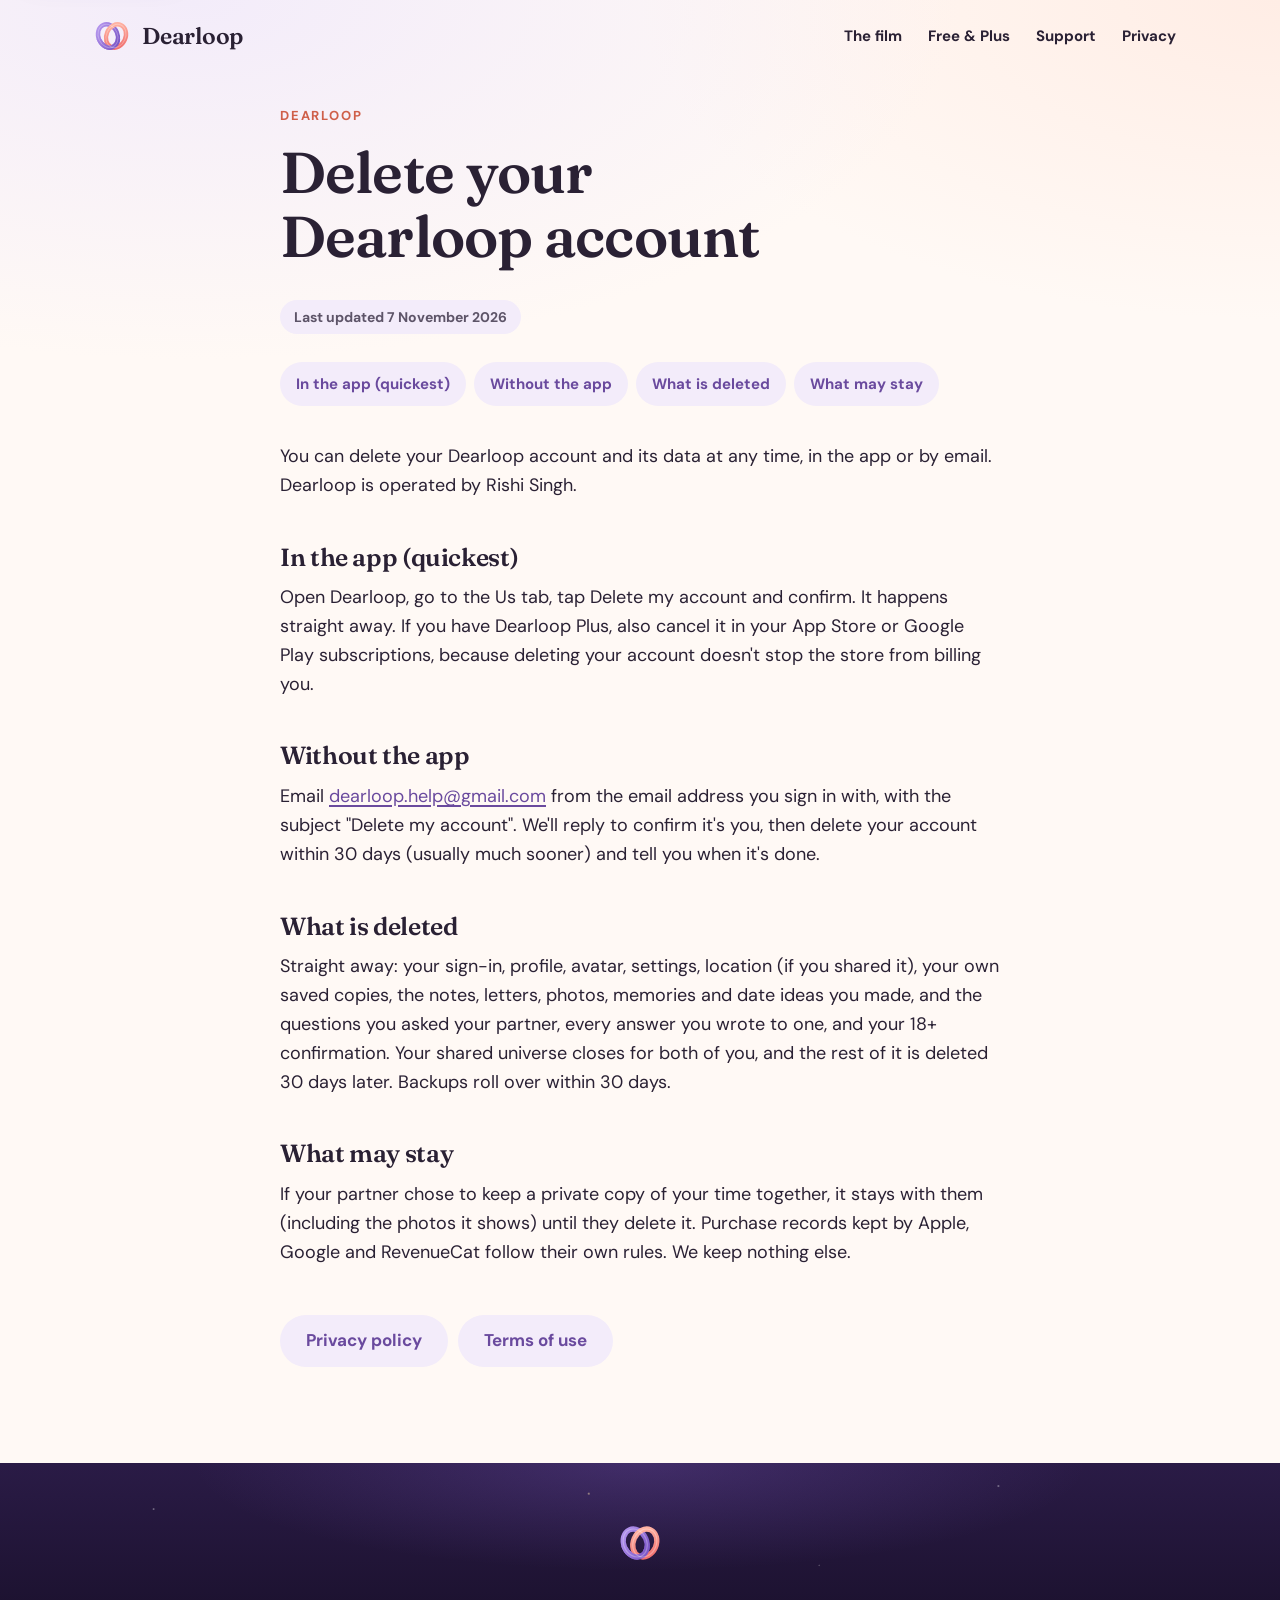
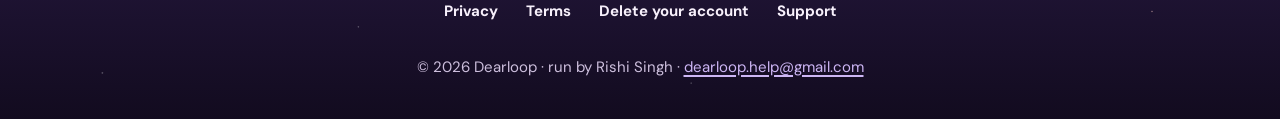
<file: delete-account.html>
<!doctype html>
<html lang="en">
<head>
<meta charset="utf-8">
<meta name="viewport" content="width=device-width,initial-scale=1">
<title>Dearloop · Delete your Dearloop account</title>
<meta name="description" content="Dearloop’s delete your dearloop account.">
<link rel="canonical" href="https://dearloopapp.com/delete-account.html">
<meta name="theme-color" content="#120B1F">
<meta name="color-scheme" content="light dark">
<meta property="og:type" content="website">
<meta property="og:site_name" content="Dearloop">
<meta property="og:title" content="Dearloop · Delete your Dearloop account">
<meta property="og:description" content="Dearloop’s delete your dearloop account.">
<meta property="og:url" content="https://dearloopapp.com/delete-account.html">
<meta property="og:image" content="https://dearloopapp.com/img/og.jpg">
<meta property="og:image:width" content="1200">
<meta property="og:image:height" content="630">
<meta property="og:image:alt" content="Dearloop: two linked rings on a midnight sky, beside the app’s floating island">
<meta name="twitter:card" content="summary_large_image">
<meta name="twitter:title" content="Dearloop · Delete your Dearloop account">
<meta name="twitter:description" content="Dearloop’s delete your dearloop account.">
<meta name="twitter:image" content="https://dearloopapp.com/img/og.jpg">
<link rel="icon" href="img/favicon.svg" type="image/svg+xml">
<link rel="icon" href="img/favicon.png" type="image/png" sizes="48x48">
<link rel="apple-touch-icon" href="img/apple-touch-icon.png">
<link rel="preload" href="fonts/fraunces-600.woff2" as="font" type="font/woff2" crossorigin>
<link rel="preload" href="fonts/dm-sans-400.woff2" as="font" type="font/woff2" crossorigin>
<link rel="stylesheet" href="site.css">
</head>
<body class="article">
<a class="skip" href="#main">Skip to content</a>
<header class="top"><div class="wrap">
  <a class="brand" href="index.html"><svg class="rings" viewBox="0 0 100 100" aria-hidden="true" focusable="false"><defs>
<linearGradient id="rl12" x1=".1" y1="0" x2=".7" y2="1"><stop offset="0" stop-color="#B596EE"/><stop offset="1" stop-color="#7D58C8"/></linearGradient>
<linearGradient id="rr12" x1=".3" y1="0" x2=".9" y2="1"><stop offset="0" stop-color="#FFB2A2"/><stop offset="1" stop-color="#F06C6C"/></linearGradient>
<clipPath id="rw12"><rect x="0" y="57" width="100" height="43"/></clipPath>
</defs>

<ellipse cx="40" cy="50" rx="24" ry="30" transform="rotate(-24 40 50)" fill="none" stroke="url(#rl12)" stroke-width="11"/><ellipse cx="60" cy="50" rx="24" ry="30" transform="rotate(24 60 50)" fill="none" stroke="url(#rr12)" stroke-width="11"/>
<g clip-path="url(#rw12)"><ellipse cx="40" cy="50" rx="24" ry="30" transform="rotate(-24 40 50)" fill="none" stroke="url(#rl12)" stroke-width="11"/></g>
<ellipse cx="40" cy="50" rx="24" ry="30" transform="rotate(-24 40 50)" fill="none" stroke="#fff" stroke-opacity=".28" stroke-width="2.4" transform="rotate(-24 40 50) translate(-1.2 -1.6) rotate(24 40 50)"/>
<ellipse cx="60" cy="50" rx="24" ry="30" transform="rotate(24 60 50)" fill="none" stroke="#fff" stroke-opacity=".3" stroke-width="2.4" transform="rotate(24 60 50) translate(-1.2 -1.6) rotate(-24 60 50)"/>
</svg><span>Dearloop</span></a>
  <nav class="nav" aria-label="Main"><a href="index.html#film" class="wide">The film</a><a href="index.html#plans" class="wide">Free & Plus</a><a href="support.html">Support</a><a href="privacy.html">Privacy</a></nav>
</div></header>
<main id="main">
<div class="page"><div class="wrap"><div class="col">
  <span class="eyebrow">Dearloop</span>
  <h1>Delete your Dearloop account</h1>
  <p class="updated">Last updated 7 November 2026</p>
  <nav aria-label="On this page"><ul class="toc"><li><a href="#in-the-app-quickest">In the app (quickest)</a></li><li><a href="#without-the-app">Without the app</a></li><li><a href="#what-is-deleted">What is deleted</a></li><li><a href="#what-may-stay">What may stay</a></li></ul></nav>
  <article class="doc">
    <p class="intro">You can delete your Dearloop account and its data at any time, in the app or by email. Dearloop is operated by Rishi Singh.</p>
    <h2 id="in-the-app-quickest">In the app (quickest)</h2><p>Open Dearloop, go to the Us tab, tap Delete my account and confirm. It happens straight away. If you have Dearloop Plus, also cancel it in your App Store or Google Play subscriptions, because deleting your account doesn't stop the store from billing you.</p>
    <h2 id="without-the-app">Without the app</h2><p>Email <a href="mailto:dearloop.help@gmail.com">dearloop.help@gmail.com</a> from the email address you sign in with, with the subject "Delete my account". We'll reply to confirm it's you, then delete your account within 30 days (usually much sooner) and tell you when it's done.</p>
    <h2 id="what-is-deleted">What is deleted</h2><p>Straight away: your sign-in, profile, avatar, settings, location (if you shared it), your own saved copies, the notes, letters, photos, memories and date ideas you made, and the questions you asked your partner, every answer you wrote to one, and your 18+ confirmation. Your shared universe closes for both of you, and the rest of it is deleted 30 days later. Backups roll over within 30 days.</p>
    <h2 id="what-may-stay">What may stay</h2><p>If your partner chose to keep a private copy of your time together, it stays with them (including the photos it shows) until they delete it. Purchase records kept by Apple, Google and RevenueCat follow their own rules. We keep nothing else.</p>
  </article>
  <div class="others"><a class="btn soft" href="privacy.html">Privacy policy</a><a class="btn soft" href="terms.html">Terms of use</a></div>
</div></div></div>
</main>
<footer class="foot night"><div class="stars" aria-hidden="true"></div><div class="wrap">
  <a class="brand mark" href="index.html" aria-label="Dearloop home"><svg class="rings" viewBox="0 0 100 100" aria-hidden="true" focusable="false"><defs>
<linearGradient id="rl13" x1=".1" y1="0" x2=".7" y2="1"><stop offset="0" stop-color="#B596EE"/><stop offset="1" stop-color="#7D58C8"/></linearGradient>
<linearGradient id="rr13" x1=".3" y1="0" x2=".9" y2="1"><stop offset="0" stop-color="#FFB2A2"/><stop offset="1" stop-color="#F06C6C"/></linearGradient>
<clipPath id="rw13"><rect x="0" y="57" width="100" height="43"/></clipPath>
</defs>

<ellipse cx="40" cy="50" rx="24" ry="30" transform="rotate(-24 40 50)" fill="none" stroke="url(#rl13)" stroke-width="11"/><ellipse cx="60" cy="50" rx="24" ry="30" transform="rotate(24 60 50)" fill="none" stroke="url(#rr13)" stroke-width="11"/>
<g clip-path="url(#rw13)"><ellipse cx="40" cy="50" rx="24" ry="30" transform="rotate(-24 40 50)" fill="none" stroke="url(#rl13)" stroke-width="11"/></g>
<ellipse cx="40" cy="50" rx="24" ry="30" transform="rotate(-24 40 50)" fill="none" stroke="#fff" stroke-opacity=".28" stroke-width="2.4" transform="rotate(-24 40 50) translate(-1.2 -1.6) rotate(24 40 50)"/>
<ellipse cx="60" cy="50" rx="24" ry="30" transform="rotate(24 60 50)" fill="none" stroke="#fff" stroke-opacity=".3" stroke-width="2.4" transform="rotate(24 60 50) translate(-1.2 -1.6) rotate(-24 60 50)"/>
</svg></a>
  
  <nav aria-label="Footer"><a href="privacy.html">Privacy</a><a href="terms.html">Terms</a><a href="delete-account.html">Delete your account</a><a href="support.html">Support</a></nav>
  <p class="who">© 2026 Dearloop · run by Rishi Singh · <a href="mailto:dearloop.help@gmail.com">dearloop.help@gmail.com</a></p>
</div></footer>
</body>
</html>
</file>
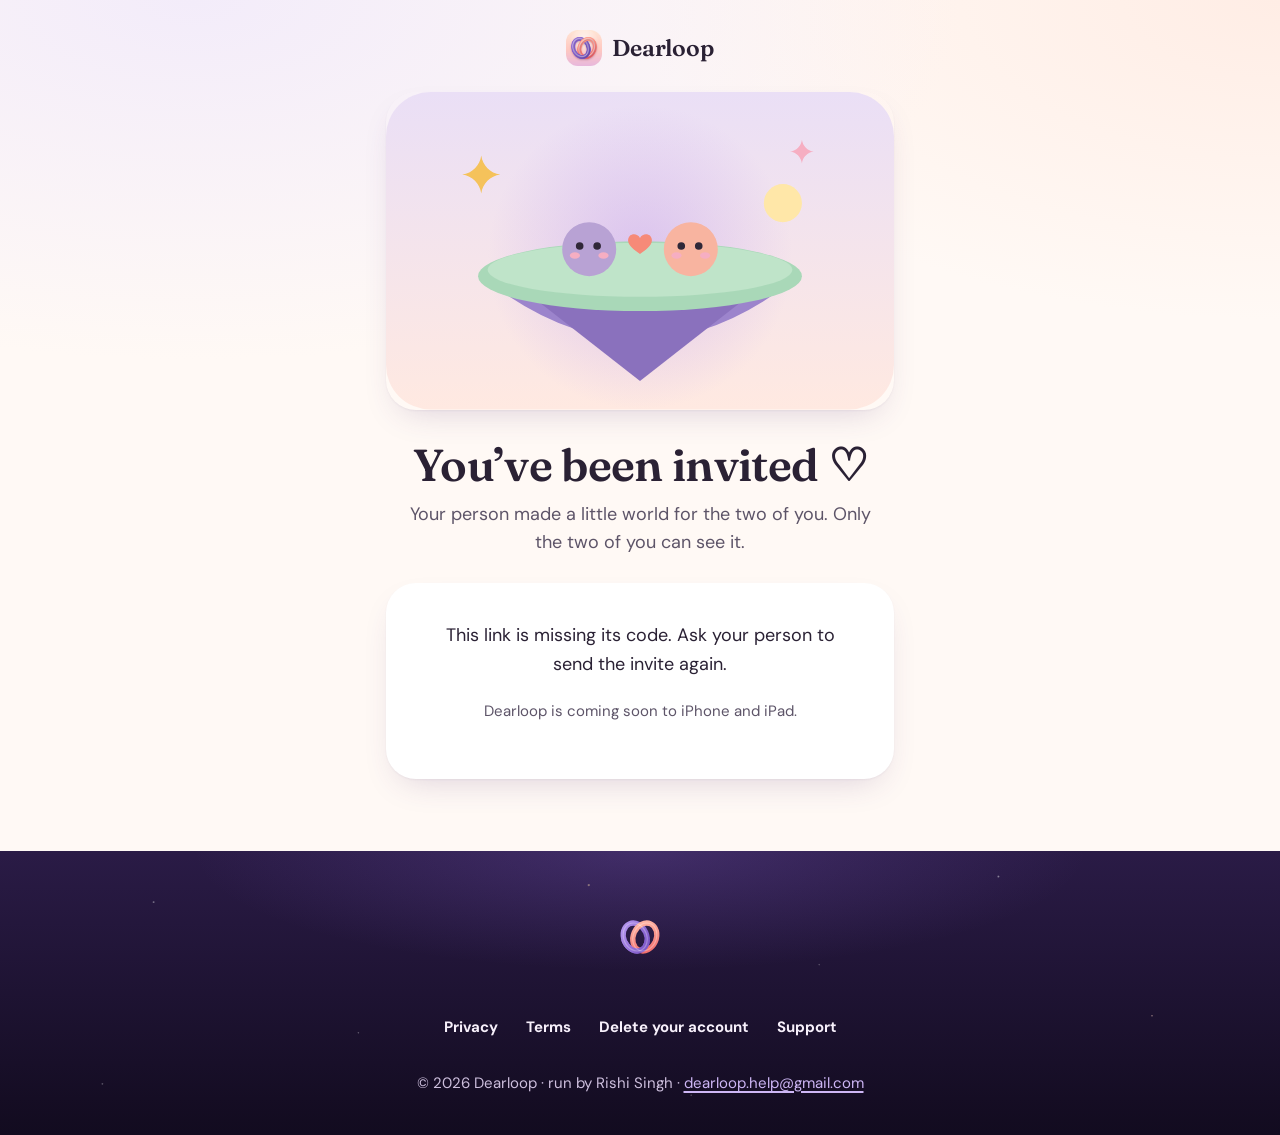
<file: join.html>
<!doctype html>
<html lang="en">
<head>
<meta charset="utf-8">
<meta name="viewport" content="width=device-width,initial-scale=1">
<title>You’ve been invited to a little world for two ♡ · Dearloop</title>
<meta name="description" content="Your person made a private little world for the two of you on Dearloop. Open the link to join them.">
<meta name="robots" content="noindex">
<meta name="referrer" content="no-referrer">
<link rel="canonical" href="https://dearloopapp.com/join">
<meta name="theme-color" content="#FFF9F6" media="(prefers-color-scheme: light)">
<meta name="theme-color" content="#191421" media="(prefers-color-scheme: dark)">
<meta property="og:type" content="website">
<meta property="og:site_name" content="Dearloop">
<meta property="og:title" content="You’ve been invited to a little world for two ♡">
<meta property="og:description" content="Your person made a private little world for the two of you on Dearloop. Open the link to join them.">
<meta property="og:url" content="https://dearloopapp.com/join">
<meta property="og:image" content="https://dearloopapp.com/img/og-join.jpg">
<meta property="og:image:width" content="1200">
<meta property="og:image:height" content="630">
<meta property="og:image:alt" content="Two little round blobs on a floating island, with a heart between them">
<meta name="twitter:card" content="summary_large_image">
<link rel="icon" type="image/png" href="img/favicon.png">
<link rel="apple-touch-icon" href="img/apple-touch-icon.png">
<link rel="preload" href="fonts/fraunces-600.woff2" as="font" type="font/woff2" crossorigin>
<link rel="preload" href="fonts/dm-sans-400.woff2" as="font" type="font/woff2" crossorigin>
<link rel="stylesheet" href="site.css">
<link rel="icon" href="img/favicon.svg" type="image/svg+xml">
<style>body.join main{max-width:540px;margin:0 auto;padding:20px 16px 72px}
.join .brand{justify-content:center;width:100%;margin:6px 0 22px;color:var(--text)}
.join .brand img{border-radius:12px}
.join .isle{width:100%;height:auto;display:block;border-radius:30px;box-shadow:var(--shadow);
  --sky1:#EADFF6;--sky2:#FFE9E1;--halo1:rgba(196,167,240,.55)}
@media (prefers-color-scheme:dark){.join .isle{--sky1:#2C2140;--sky2:#3A2833;--halo1:rgba(91,72,128,.65)}}
.join h1{font-size:clamp(2.1rem,8vw,2.8rem);text-align:center;margin:30px 0 10px}
.join .lead{color:var(--muted);text-align:center;margin:0 auto 26px;max-width:26em}
.join .card{text-align:center}
.join .code{display:block;font:700 clamp(2.1rem,10vw,2.7rem)/1.2 var(--body);letter-spacing:.12em;color:var(--brand);margin:8px 0 16px;user-select:all;-webkit-user-select:all}
.join .row{display:flex;gap:10px;justify-content:center;flex-wrap:wrap}
.join .steps{list-style:none;padding:0;margin:24px 0 0;text-align:left;display:grid;gap:14px}
.join .steps li{display:flex;gap:12px;align-items:flex-start}
.join .steps b{flex:0 0 30px;height:30px;border-radius:999px;background:var(--tint);color:var(--brand);display:flex;align-items:center;justify-content:center;font-size:15px}
.join .note{color:var(--muted);font-size:15px;text-align:center;margin:20px 0 0}
.join .live{min-height:22px;color:var(--muted);font-size:15px;margin:10px 0 0}
.join #no-code p{margin-bottom:18px}
.bob{animation:bob 3.6s ease-in-out infinite}.b2{animation-delay:-1.8s}
@keyframes bob{50%{transform:translateY(-3px)}}
@media (prefers-reduced-motion:reduce){.bob{animation:none}}
[hidden]{display:none!important}</style>
</head>
<body class="article join">
<main>
  <a class="brand" href="index.html"><img src="img/icon-256.png" alt="" width="36" height="36">Dearloop</a>
  <svg class="isle" viewBox="0 0 320 200" role="img" aria-label="Two little round blobs on a floating island, with a heart between them" focusable="false">
  <defs>
    <linearGradient id="jsky" x1="0" y1="0" x2="0" y2="1"><stop offset="0" stop-color="var(--sky1)"/><stop offset="1" stop-color="var(--sky2)"/></linearGradient>
    <radialGradient id="jhalo"><stop offset="0" stop-color="var(--halo1)"/><stop offset="1" stop-color="var(--halo1)" stop-opacity="0"/></radialGradient>
  </defs>
  <rect width="320" height="200" rx="28" fill="url(#jsky)"/>
  <circle cx="160" cy="104" r="96" fill="url(#jhalo)"/>
  <path d="M60 116 Q160 196 260 116 Z" fill="#9C84CC"/>
  <path d="M96 132 L160 182 L224 132 Z" fill="#8A71BD"/>
  <ellipse cx="160" cy="116" rx="102" ry="22" fill="#A9D8B8"/>
  <ellipse cx="160" cy="112" rx="96" ry="17" fill="#BFE4C9"/>
  <g class="bob"><ellipse cx="128" cy="99" rx="17" ry="17" fill="#B8A2D4"/><circle cx="122" cy="97" r="2.4" fill="#302738"/><circle cx="133" cy="97" r="2.4" fill="#302738"/><ellipse cx="119" cy="103" rx="3.2" ry="2" fill="#F6AEC2"/><ellipse cx="137" cy="103" rx="3.2" ry="2" fill="#F6AEC2"/></g>
  <g class="bob b2"><ellipse cx="192" cy="99" rx="17" ry="17" fill="#F8B4A0"/><circle cx="186" cy="97" r="2.4" fill="#302738"/><circle cx="197" cy="97" r="2.4" fill="#302738"/><ellipse cx="183" cy="103" rx="3.2" ry="2" fill="#F6AEC2"/><ellipse cx="201" cy="103" rx="3.2" ry="2" fill="#F6AEC2"/></g>
  <path d="M160 92c-1.8-3.6-7.5-3-7.5 1.5 0 3.3 4.2 6 7.5 8.6 3.3-2.6 7.5-5.3 7.5-8.6 0-4.5-5.7-5.1-7.5-1.5z" fill="#F68A78"/>
  <path d="M60 40c.9 6.4 5.6 11.1 12 12-6.4.9-11.1 5.6-12 12-.9-6.4-5.6-11.1-12-12 6.4-.9 11.1-5.6 12-12z" fill="#F5C25B"/>
  <path d="M262 30c.6 4 3.5 7 7.5 7.5-4 .6-7 3.5-7.5 7.5-.6-4-3.5-7-7.5-7.5 4-.6 7-3.5 7.5-7.5z" fill="#F6AEC2"/>
  <circle cx="250" cy="70" r="12" fill="#FFE7A8"/>
</svg>
  <h1>You’ve been invited ♡</h1>
  <p class="lead">Your person made a little world for the two of you. Only the two of you can see it.</p>
  <section class="card" id="has-code" aria-labelledby="code-label">
    <span class="eyebrow" id="code-label">Your invite code</span>
    <span class="code" id="code">····-····</span>
    <div class="row">
      <button class="btn soft" id="copy" type="button">Copy</button>
      <a class="btn primary" id="open" href="dearloop://join">Open Dearloop</a>
    </div>
    <p class="live" id="copied" role="status" aria-live="polite"></p>
    <ol class="steps">
      <li><b>1</b><span>New to Dearloop? Dearloop is coming soon to iPhone and iPad.</span></li>
      <li><b>2</b><span>Open it, tap “I have an invite code” and enter the code above. (Already have Dearloop? Tap Open Dearloop.)</span></li>
    </ol>
    <p class="note">The code works once. If it has run out, ask your person to send a fresh invite from their Home.</p>
  </section>
  <section class="card" id="no-code" hidden>
    <p>This link is missing its code. Ask your person to send the invite again.</p>
    <p class="note">Dearloop is coming soon to iPhone and iPad.</p>
  </section>
</main>
<footer class="foot night"><div class="stars" aria-hidden="true"></div><div class="wrap">
  <a class="brand mark" href="index.html" aria-label="Dearloop home"><svg class="rings" viewBox="0 0 100 100" aria-hidden="true" focusable="false"><defs>
<linearGradient id="rl14" x1=".1" y1="0" x2=".7" y2="1"><stop offset="0" stop-color="#B596EE"/><stop offset="1" stop-color="#7D58C8"/></linearGradient>
<linearGradient id="rr14" x1=".3" y1="0" x2=".9" y2="1"><stop offset="0" stop-color="#FFB2A2"/><stop offset="1" stop-color="#F06C6C"/></linearGradient>
<clipPath id="rw14"><rect x="0" y="57" width="100" height="43"/></clipPath>
</defs>

<ellipse cx="40" cy="50" rx="24" ry="30" transform="rotate(-24 40 50)" fill="none" stroke="url(#rl14)" stroke-width="11"/><ellipse cx="60" cy="50" rx="24" ry="30" transform="rotate(24 60 50)" fill="none" stroke="url(#rr14)" stroke-width="11"/>
<g clip-path="url(#rw14)"><ellipse cx="40" cy="50" rx="24" ry="30" transform="rotate(-24 40 50)" fill="none" stroke="url(#rl14)" stroke-width="11"/></g>
<ellipse cx="40" cy="50" rx="24" ry="30" transform="rotate(-24 40 50)" fill="none" stroke="#fff" stroke-opacity=".28" stroke-width="2.4" transform="rotate(-24 40 50) translate(-1.2 -1.6) rotate(24 40 50)"/>
<ellipse cx="60" cy="50" rx="24" ry="30" transform="rotate(24 60 50)" fill="none" stroke="#fff" stroke-opacity=".3" stroke-width="2.4" transform="rotate(24 60 50) translate(-1.2 -1.6) rotate(-24 60 50)"/>
</svg></a>
  
  <nav aria-label="Footer"><a href="privacy.html">Privacy</a><a href="terms.html">Terms</a><a href="delete-account.html">Delete your account</a><a href="support.html">Support</a></nav>
  <p class="who">© 2026 Dearloop · run by Rishi Singh · <a href="mailto:dearloop.help@gmail.com">dearloop.help@gmail.com</a></p>
</div></footer>
<script>(function(){
  var A="ABCDEFGHJKLMNPQRSTUVWXYZ23456789";
  function clean(s){s=String(s||'').toUpperCase().replace(/[^A-Z0-9]/g,'');return s.length===8&&s.split('').every(function(c){return A.indexOf(c)>=0;})?s:null;}
  var raw=(location.hash||'').replace(/^#/,'');
  if(!raw){var m=/[?&]code=([^&#]+)/.exec(location.search||'');raw=m?decodeURIComponent(m[1]):'';}
  if(!raw){var p=/\/join\/([^\/?#]+)\/?$/.exec(location.pathname||'');try{raw=p?decodeURIComponent(p[1]):'';}catch(e){raw='';}}
  var code=clean(raw);
  var ok=document.getElementById('has-code'),bad=document.getElementById('no-code');
  if(!code){ok.hidden=true;bad.hidden=false;return;}
  var pretty=code.slice(0,4)+'-'+code.slice(4);
  document.getElementById('code').textContent=pretty;
  document.getElementById('code').setAttribute('aria-label','Your invite code: '+code.split('').join(' '));
  document.getElementById('open').setAttribute('href','dearloop://join/'+pretty);
  var copy=document.getElementById('copy'),said=document.getElementById('copied');
  copy.addEventListener('click',function(){
    function done(){said.textContent='Copied';copy.textContent='Copied';setTimeout(function(){copy.textContent='Copy';said.textContent='';},1800);}
    if(navigator.clipboard&&navigator.clipboard.writeText){navigator.clipboard.writeText(pretty).then(done,function(){said.textContent='Press and hold the code to copy it.';});}
    else{said.textContent='Press and hold the code to copy it.';}
  });
})();</script>
</body>
</html>
</file>
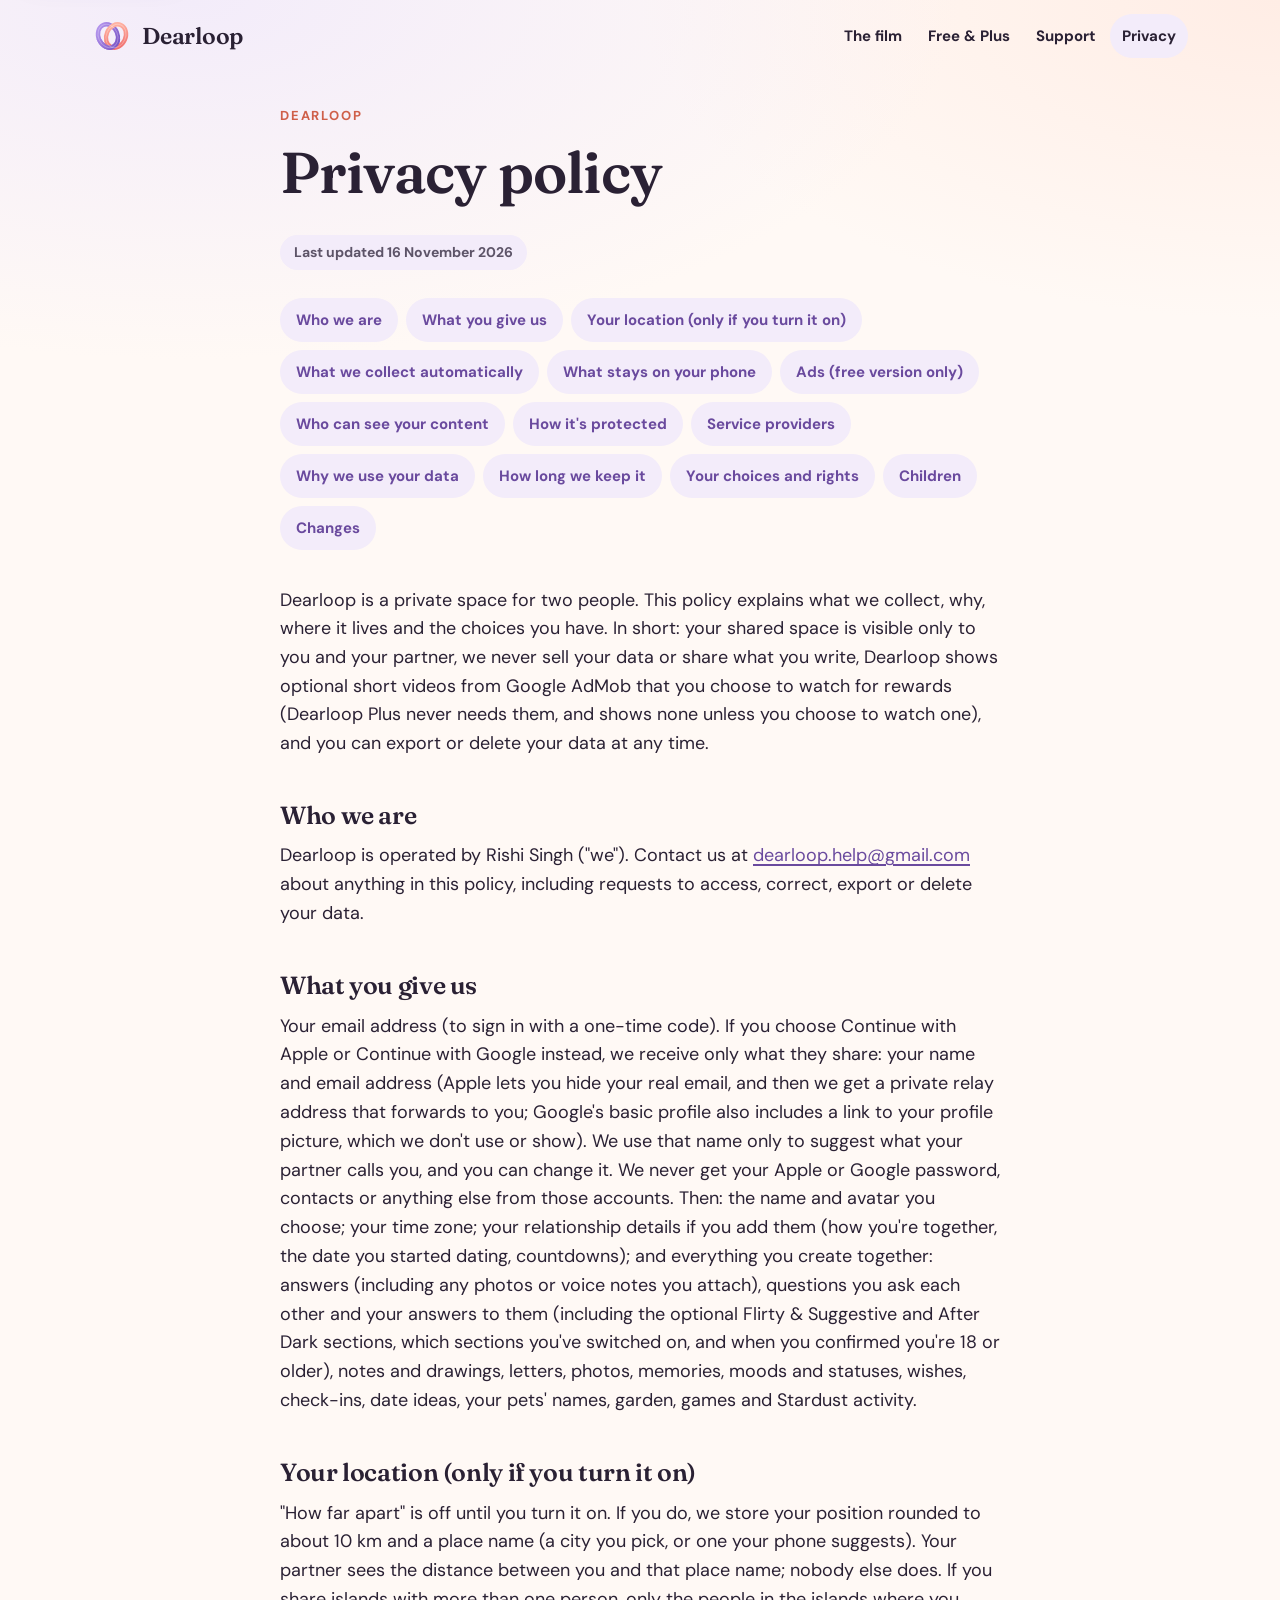
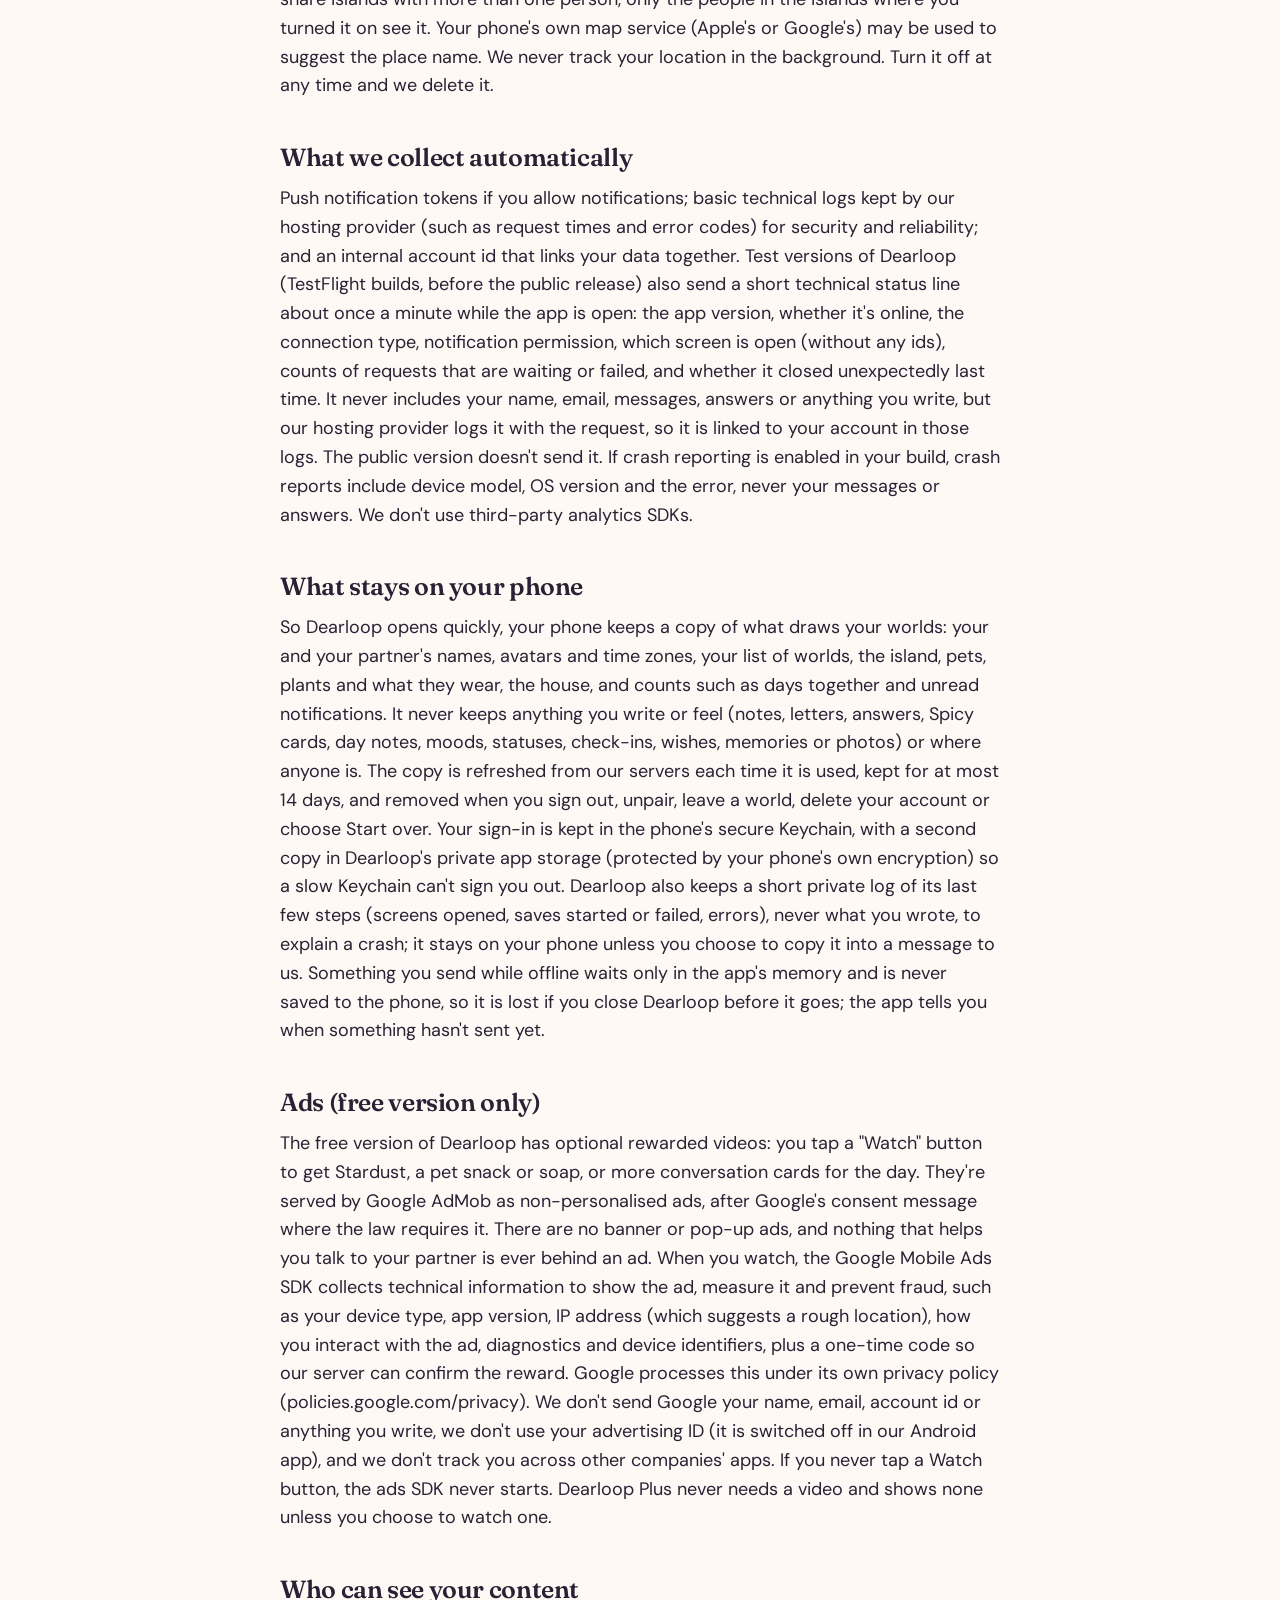
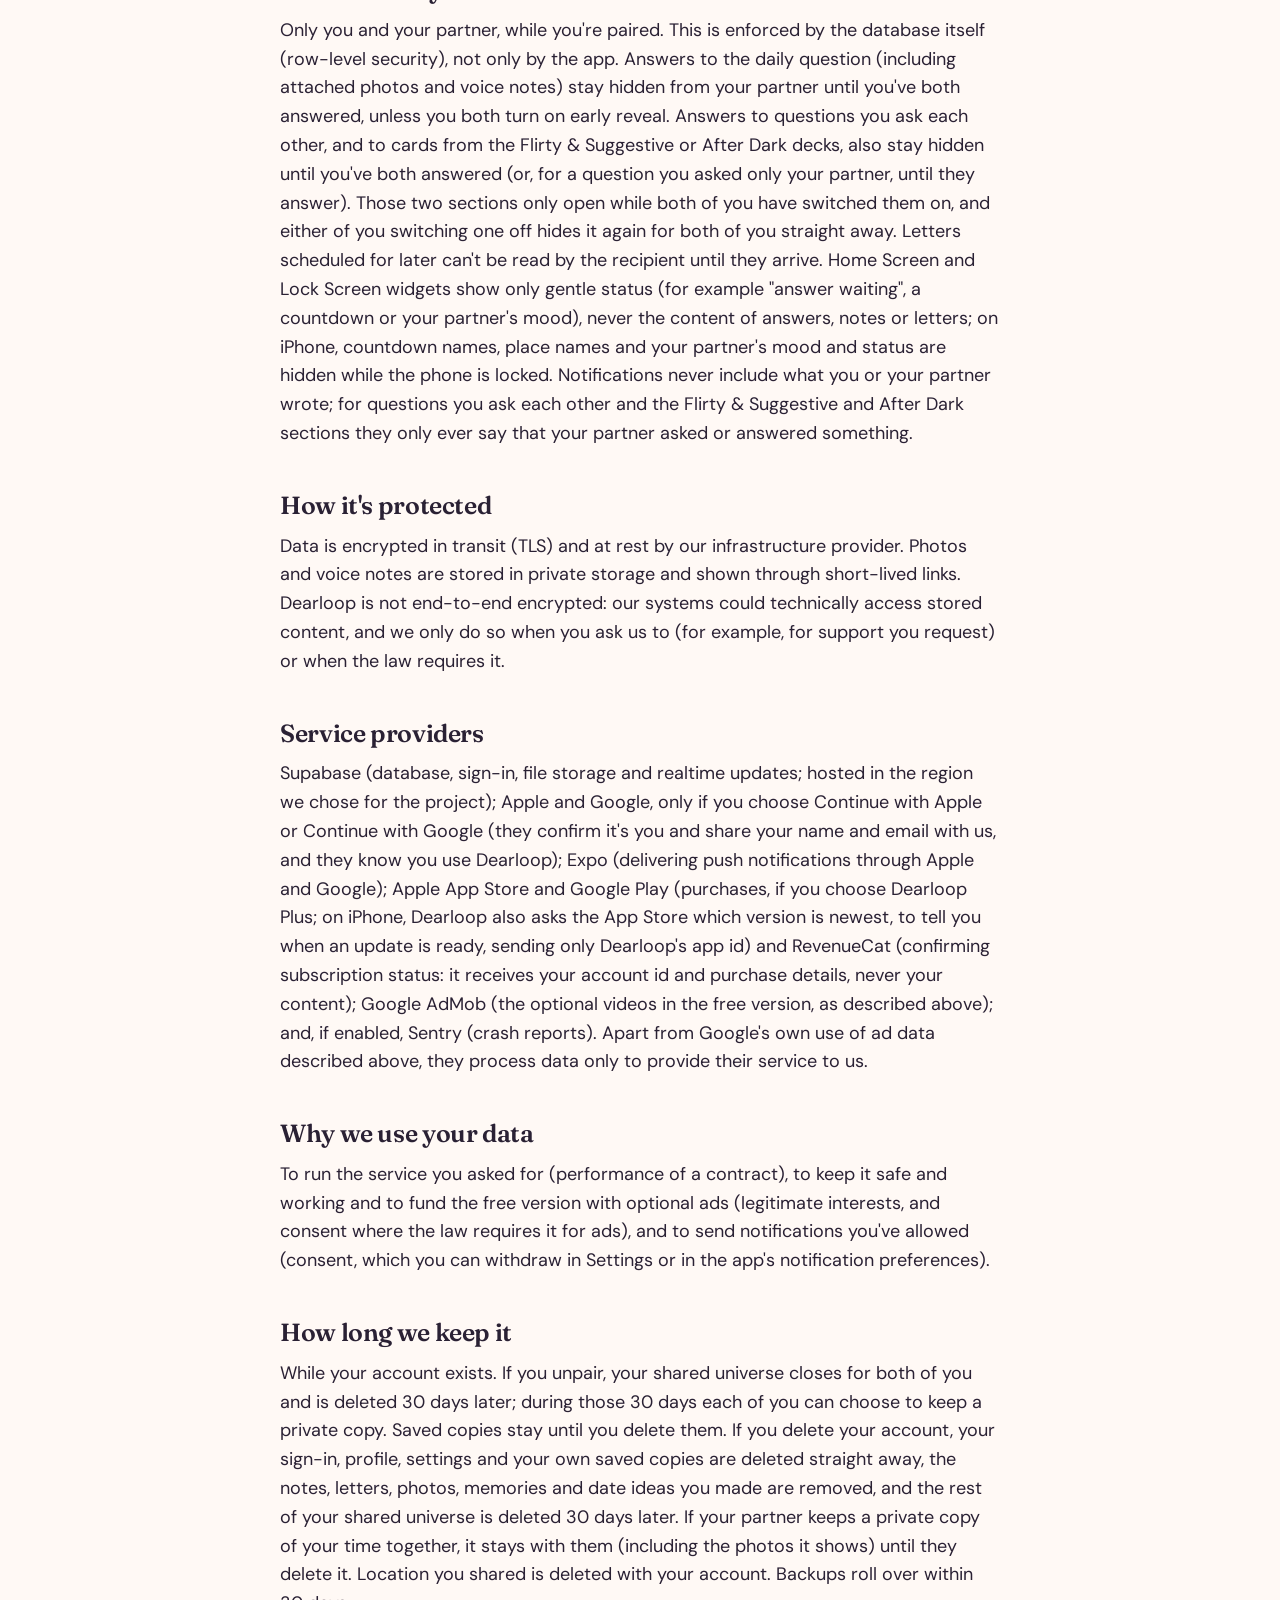
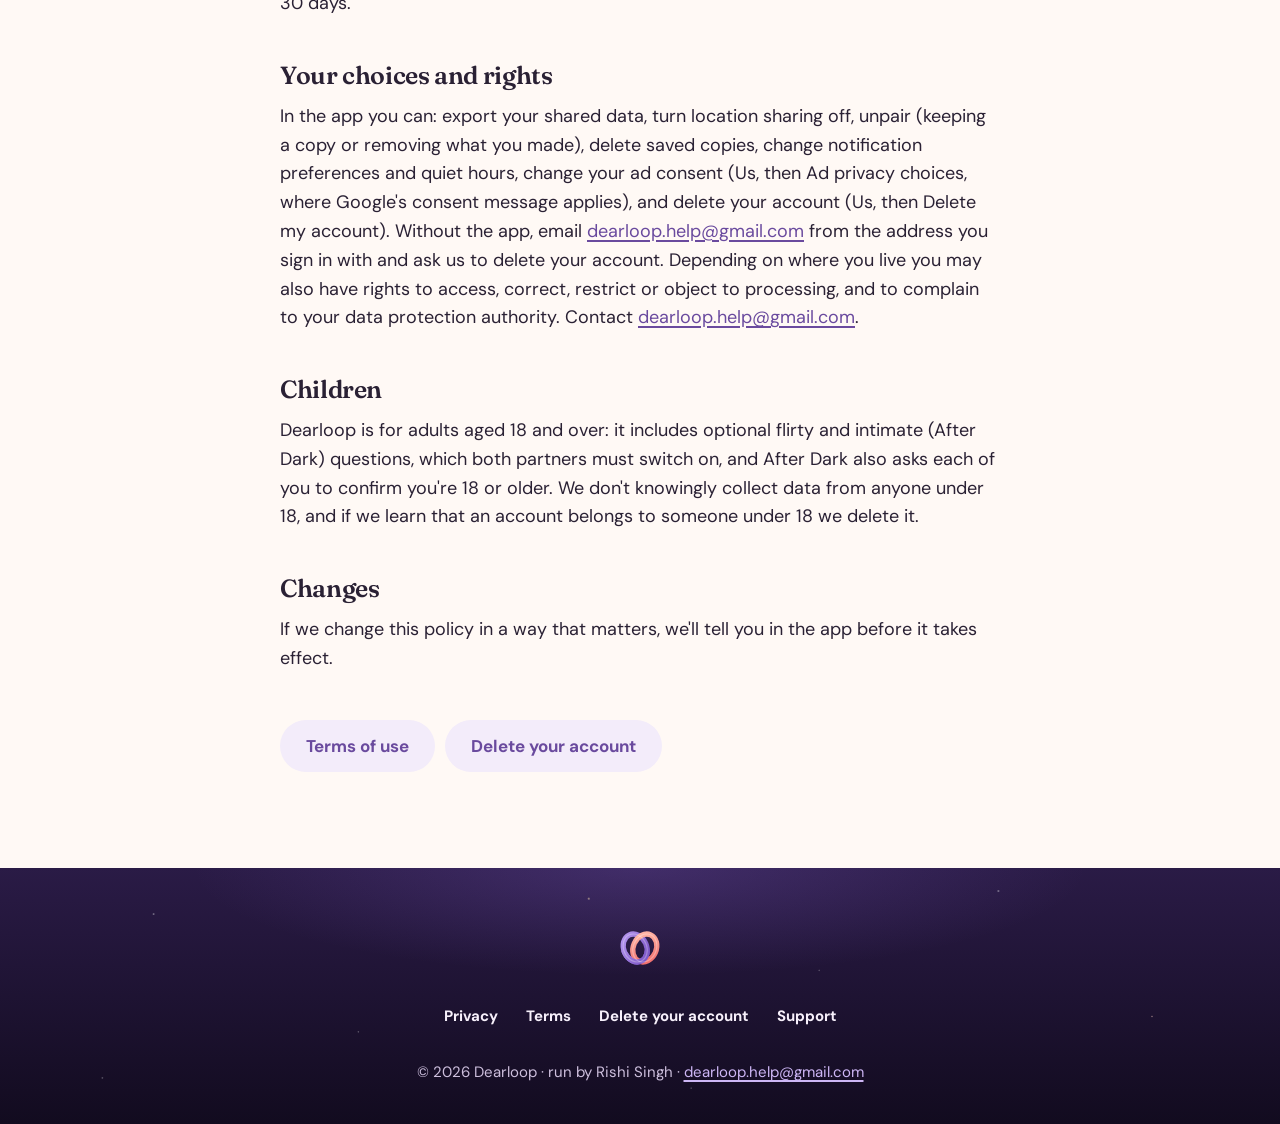
<file: privacy.html>
<!doctype html>
<html lang="en">
<head>
<meta charset="utf-8">
<meta name="viewport" content="width=device-width,initial-scale=1">
<title>Dearloop · Privacy policy</title>
<meta name="description" content="Dearloop’s privacy policy.">
<link rel="canonical" href="https://dearloopapp.com/privacy.html">
<meta name="theme-color" content="#120B1F">
<meta name="color-scheme" content="light dark">
<meta property="og:type" content="website">
<meta property="og:site_name" content="Dearloop">
<meta property="og:title" content="Dearloop · Privacy policy">
<meta property="og:description" content="Dearloop’s privacy policy.">
<meta property="og:url" content="https://dearloopapp.com/privacy.html">
<meta property="og:image" content="https://dearloopapp.com/img/og.jpg">
<meta property="og:image:width" content="1200">
<meta property="og:image:height" content="630">
<meta property="og:image:alt" content="Dearloop: two linked rings on a midnight sky, beside the app’s floating island">
<meta name="twitter:card" content="summary_large_image">
<meta name="twitter:title" content="Dearloop · Privacy policy">
<meta name="twitter:description" content="Dearloop’s privacy policy.">
<meta name="twitter:image" content="https://dearloopapp.com/img/og.jpg">
<link rel="icon" href="img/favicon.svg" type="image/svg+xml">
<link rel="icon" href="img/favicon.png" type="image/png" sizes="48x48">
<link rel="apple-touch-icon" href="img/apple-touch-icon.png">
<link rel="preload" href="fonts/fraunces-600.woff2" as="font" type="font/woff2" crossorigin>
<link rel="preload" href="fonts/dm-sans-400.woff2" as="font" type="font/woff2" crossorigin>
<link rel="stylesheet" href="site.css">
</head>
<body class="article">
<a class="skip" href="#main">Skip to content</a>
<header class="top"><div class="wrap">
  <a class="brand" href="index.html"><svg class="rings" viewBox="0 0 100 100" aria-hidden="true" focusable="false"><defs>
<linearGradient id="rl8" x1=".1" y1="0" x2=".7" y2="1"><stop offset="0" stop-color="#B596EE"/><stop offset="1" stop-color="#7D58C8"/></linearGradient>
<linearGradient id="rr8" x1=".3" y1="0" x2=".9" y2="1"><stop offset="0" stop-color="#FFB2A2"/><stop offset="1" stop-color="#F06C6C"/></linearGradient>
<clipPath id="rw8"><rect x="0" y="57" width="100" height="43"/></clipPath>
</defs>

<ellipse cx="40" cy="50" rx="24" ry="30" transform="rotate(-24 40 50)" fill="none" stroke="url(#rl8)" stroke-width="11"/><ellipse cx="60" cy="50" rx="24" ry="30" transform="rotate(24 60 50)" fill="none" stroke="url(#rr8)" stroke-width="11"/>
<g clip-path="url(#rw8)"><ellipse cx="40" cy="50" rx="24" ry="30" transform="rotate(-24 40 50)" fill="none" stroke="url(#rl8)" stroke-width="11"/></g>
<ellipse cx="40" cy="50" rx="24" ry="30" transform="rotate(-24 40 50)" fill="none" stroke="#fff" stroke-opacity=".28" stroke-width="2.4" transform="rotate(-24 40 50) translate(-1.2 -1.6) rotate(24 40 50)"/>
<ellipse cx="60" cy="50" rx="24" ry="30" transform="rotate(24 60 50)" fill="none" stroke="#fff" stroke-opacity=".3" stroke-width="2.4" transform="rotate(24 60 50) translate(-1.2 -1.6) rotate(-24 60 50)"/>
</svg><span>Dearloop</span></a>
  <nav class="nav" aria-label="Main"><a href="index.html#film" class="wide">The film</a><a href="index.html#plans" class="wide">Free & Plus</a><a href="support.html">Support</a><a href="privacy.html" aria-current="page">Privacy</a></nav>
</div></header>
<main id="main">
<div class="page"><div class="wrap"><div class="col">
  <span class="eyebrow">Dearloop</span>
  <h1>Privacy policy</h1>
  <p class="updated">Last updated 16 November 2026</p>
  <nav aria-label="On this page"><ul class="toc"><li><a href="#who-we-are">Who we are</a></li><li><a href="#what-you-give-us">What you give us</a></li><li><a href="#your-location-only-if-you-turn-it-on">Your location (only if you turn it on)</a></li><li><a href="#what-we-collect-automatically">What we collect automatically</a></li><li><a href="#what-stays-on-your-phone">What stays on your phone</a></li><li><a href="#ads-free-version-only">Ads (free version only)</a></li><li><a href="#who-can-see-your-content">Who can see your content</a></li><li><a href="#how-it-s-protected">How it's protected</a></li><li><a href="#service-providers">Service providers</a></li><li><a href="#why-we-use-your-data">Why we use your data</a></li><li><a href="#how-long-we-keep-it">How long we keep it</a></li><li><a href="#your-choices-and-rights">Your choices and rights</a></li><li><a href="#children">Children</a></li><li><a href="#changes">Changes</a></li></ul></nav>
  <article class="doc">
    <p class="intro">Dearloop is a private space for two people. This policy explains what we collect, why, where it lives and the choices you have. In short: your shared space is visible only to you and your partner, we never sell your data or share what you write, Dearloop shows optional short videos from Google AdMob that you choose to watch for rewards (Dearloop Plus never needs them, and shows none unless you choose to watch one), and you can export or delete your data at any time.</p>
    <h2 id="who-we-are">Who we are</h2><p>Dearloop is operated by Rishi Singh ("we"). Contact us at <a href="mailto:dearloop.help@gmail.com">dearloop.help@gmail.com</a> about anything in this policy, including requests to access, correct, export or delete your data.</p>
    <h2 id="what-you-give-us">What you give us</h2><p>Your email address (to sign in with a one-time code). If you choose Continue with Apple or Continue with Google instead, we receive only what they share: your name and email address (Apple lets you hide your real email, and then we get a private relay address that forwards to you; Google's basic profile also includes a link to your profile picture, which we don't use or show). We use that name only to suggest what your partner calls you, and you can change it. We never get your Apple or Google password, contacts or anything else from those accounts. Then: the name and avatar you choose; your time zone; your relationship details if you add them (how you're together, the date you started dating, countdowns); and everything you create together: answers (including any photos or voice notes you attach), questions you ask each other and your answers to them (including the optional Flirty &amp; Suggestive and After Dark sections, which sections you've switched on, and when you confirmed you're 18 or older), notes and drawings, letters, photos, memories, moods and statuses, wishes, check-ins, date ideas, your pets' names, garden, games and Stardust activity.</p>
    <h2 id="your-location-only-if-you-turn-it-on">Your location (only if you turn it on)</h2><p>"How far apart" is off until you turn it on. If you do, we store your position rounded to about 10 km and a place name (a city you pick, or one your phone suggests). Your partner sees the distance between you and that place name; nobody else does. If you share islands with more than one person, only the people in the islands where you turned it on see it. Your phone's own map service (Apple's or Google's) may be used to suggest the place name. We never track your location in the background. Turn it off at any time and we delete it.</p>
    <h2 id="what-we-collect-automatically">What we collect automatically</h2><p>Push notification tokens if you allow notifications; basic technical logs kept by our hosting provider (such as request times and error codes) for security and reliability; and an internal account id that links your data together. Test versions of Dearloop (TestFlight builds, before the public release) also send a short technical status line about once a minute while the app is open: the app version, whether it's online, the connection type, notification permission, which screen is open (without any ids), counts of requests that are waiting or failed, and whether it closed unexpectedly last time. It never includes your name, email, messages, answers or anything you write, but our hosting provider logs it with the request, so it is linked to your account in those logs. The public version doesn't send it. If crash reporting is enabled in your build, crash reports include device model, OS version and the error, never your messages or answers. We don't use third-party analytics SDKs.</p>
    <h2 id="what-stays-on-your-phone">What stays on your phone</h2><p>So Dearloop opens quickly, your phone keeps a copy of what draws your worlds: your and your partner's names, avatars and time zones, your list of worlds, the island, pets, plants and what they wear, the house, and counts such as days together and unread notifications. It never keeps anything you write or feel (notes, letters, answers, Spicy cards, day notes, moods, statuses, check-ins, wishes, memories or photos) or where anyone is. The copy is refreshed from our servers each time it is used, kept for at most 14 days, and removed when you sign out, unpair, leave a world, delete your account or choose Start over. Your sign-in is kept in the phone's secure Keychain, with a second copy in Dearloop's private app storage (protected by your phone's own encryption) so a slow Keychain can't sign you out. Dearloop also keeps a short private log of its last few steps (screens opened, saves started or failed, errors), never what you wrote, to explain a crash; it stays on your phone unless you choose to copy it into a message to us. Something you send while offline waits only in the app's memory and is never saved to the phone, so it is lost if you close Dearloop before it goes; the app tells you when something hasn't sent yet.</p>
    <h2 id="ads-free-version-only">Ads (free version only)</h2><p>The free version of Dearloop has optional rewarded videos: you tap a "Watch" button to get Stardust, a pet snack or soap, or more conversation cards for the day. They're served by Google AdMob as non-personalised ads, after Google's consent message where the law requires it. There are no banner or pop-up ads, and nothing that helps you talk to your partner is ever behind an ad. When you watch, the Google Mobile Ads SDK collects technical information to show the ad, measure it and prevent fraud, such as your device type, app version, IP address (which suggests a rough location), how you interact with the ad, diagnostics and device identifiers, plus a one-time code so our server can confirm the reward. Google processes this under its own privacy policy (policies.google.com/privacy). We don't send Google your name, email, account id or anything you write, we don't use your advertising ID (it is switched off in our Android app), and we don't track you across other companies' apps. If you never tap a Watch button, the ads SDK never starts. Dearloop Plus never needs a video and shows none unless you choose to watch one.</p>
    <h2 id="who-can-see-your-content">Who can see your content</h2><p>Only you and your partner, while you're paired. This is enforced by the database itself (row-level security), not only by the app. Answers to the daily question (including attached photos and voice notes) stay hidden from your partner until you've both answered, unless you both turn on early reveal. Answers to questions you ask each other, and to cards from the Flirty &amp; Suggestive or After Dark decks, also stay hidden until you've both answered (or, for a question you asked only your partner, until they answer). Those two sections only open while both of you have switched them on, and either of you switching one off hides it again for both of you straight away. Letters scheduled for later can't be read by the recipient until they arrive. Home Screen and Lock Screen widgets show only gentle status (for example "answer waiting", a countdown or your partner's mood), never the content of answers, notes or letters; on iPhone, countdown names, place names and your partner's mood and status are hidden while the phone is locked. Notifications never include what you or your partner wrote; for questions you ask each other and the Flirty &amp; Suggestive and After Dark sections they only ever say that your partner asked or answered something.</p>
    <h2 id="how-it-s-protected">How it's protected</h2><p>Data is encrypted in transit (TLS) and at rest by our infrastructure provider. Photos and voice notes are stored in private storage and shown through short-lived links. Dearloop is not end-to-end encrypted: our systems could technically access stored content, and we only do so when you ask us to (for example, for support you request) or when the law requires it.</p>
    <h2 id="service-providers">Service providers</h2><p>Supabase (database, sign-in, file storage and realtime updates; hosted in the region we chose for the project); Apple and Google, only if you choose Continue with Apple or Continue with Google (they confirm it's you and share your name and email with us, and they know you use Dearloop); Expo (delivering push notifications through Apple and Google); Apple App Store and Google Play (purchases, if you choose Dearloop Plus; on iPhone, Dearloop also asks the App Store which version is newest, to tell you when an update is ready, sending only Dearloop's app id) and RevenueCat (confirming subscription status: it receives your account id and purchase details, never your content); Google AdMob (the optional videos in the free version, as described above); and, if enabled, Sentry (crash reports). Apart from Google's own use of ad data described above, they process data only to provide their service to us.</p>
    <h2 id="why-we-use-your-data">Why we use your data</h2><p>To run the service you asked for (performance of a contract), to keep it safe and working and to fund the free version with optional ads (legitimate interests, and consent where the law requires it for ads), and to send notifications you've allowed (consent, which you can withdraw in Settings or in the app's notification preferences).</p>
    <h2 id="how-long-we-keep-it">How long we keep it</h2><p>While your account exists. If you unpair, your shared universe closes for both of you and is deleted 30 days later; during those 30 days each of you can choose to keep a private copy. Saved copies stay until you delete them. If you delete your account, your sign-in, profile, settings and your own saved copies are deleted straight away, the notes, letters, photos, memories and date ideas you made are removed, and the rest of your shared universe is deleted 30 days later. If your partner keeps a private copy of your time together, it stays with them (including the photos it shows) until they delete it. Location you shared is deleted with your account. Backups roll over within 30 days.</p>
    <h2 id="your-choices-and-rights">Your choices and rights</h2><p>In the app you can: export your shared data, turn location sharing off, unpair (keeping a copy or removing what you made), delete saved copies, change notification preferences and quiet hours, change your ad consent (Us, then Ad privacy choices, where Google's consent message applies), and delete your account (Us, then Delete my account). Without the app, email <a href="mailto:dearloop.help@gmail.com">dearloop.help@gmail.com</a> from the address you sign in with and ask us to delete your account. Depending on where you live you may also have rights to access, correct, restrict or object to processing, and to complain to your data protection authority. Contact <a href="mailto:dearloop.help@gmail.com">dearloop.help@gmail.com</a>.</p>
    <h2 id="children">Children</h2><p>Dearloop is for adults aged 18 and over: it includes optional flirty and intimate (After Dark) questions, which both partners must switch on, and After Dark also asks each of you to confirm you're 18 or older. We don't knowingly collect data from anyone under 18, and if we learn that an account belongs to someone under 18 we delete it.</p>
    <h2 id="changes">Changes</h2><p>If we change this policy in a way that matters, we'll tell you in the app before it takes effect.</p>
  </article>
  <div class="others"><a class="btn soft" href="terms.html">Terms of use</a><a class="btn soft" href="delete-account.html">Delete your account</a></div>
</div></div></div>
</main>
<footer class="foot night"><div class="stars" aria-hidden="true"></div><div class="wrap">
  <a class="brand mark" href="index.html" aria-label="Dearloop home"><svg class="rings" viewBox="0 0 100 100" aria-hidden="true" focusable="false"><defs>
<linearGradient id="rl9" x1=".1" y1="0" x2=".7" y2="1"><stop offset="0" stop-color="#B596EE"/><stop offset="1" stop-color="#7D58C8"/></linearGradient>
<linearGradient id="rr9" x1=".3" y1="0" x2=".9" y2="1"><stop offset="0" stop-color="#FFB2A2"/><stop offset="1" stop-color="#F06C6C"/></linearGradient>
<clipPath id="rw9"><rect x="0" y="57" width="100" height="43"/></clipPath>
</defs>

<ellipse cx="40" cy="50" rx="24" ry="30" transform="rotate(-24 40 50)" fill="none" stroke="url(#rl9)" stroke-width="11"/><ellipse cx="60" cy="50" rx="24" ry="30" transform="rotate(24 60 50)" fill="none" stroke="url(#rr9)" stroke-width="11"/>
<g clip-path="url(#rw9)"><ellipse cx="40" cy="50" rx="24" ry="30" transform="rotate(-24 40 50)" fill="none" stroke="url(#rl9)" stroke-width="11"/></g>
<ellipse cx="40" cy="50" rx="24" ry="30" transform="rotate(-24 40 50)" fill="none" stroke="#fff" stroke-opacity=".28" stroke-width="2.4" transform="rotate(-24 40 50) translate(-1.2 -1.6) rotate(24 40 50)"/>
<ellipse cx="60" cy="50" rx="24" ry="30" transform="rotate(24 60 50)" fill="none" stroke="#fff" stroke-opacity=".3" stroke-width="2.4" transform="rotate(24 60 50) translate(-1.2 -1.6) rotate(-24 60 50)"/>
</svg></a>
  
  <nav aria-label="Footer"><a href="privacy.html">Privacy</a><a href="terms.html">Terms</a><a href="delete-account.html">Delete your account</a><a href="support.html">Support</a></nav>
  <p class="who">© 2026 Dearloop · run by Rishi Singh · <a href="mailto:dearloop.help@gmail.com">dearloop.help@gmail.com</a></p>
</div></footer>
</body>
</html>
</file>
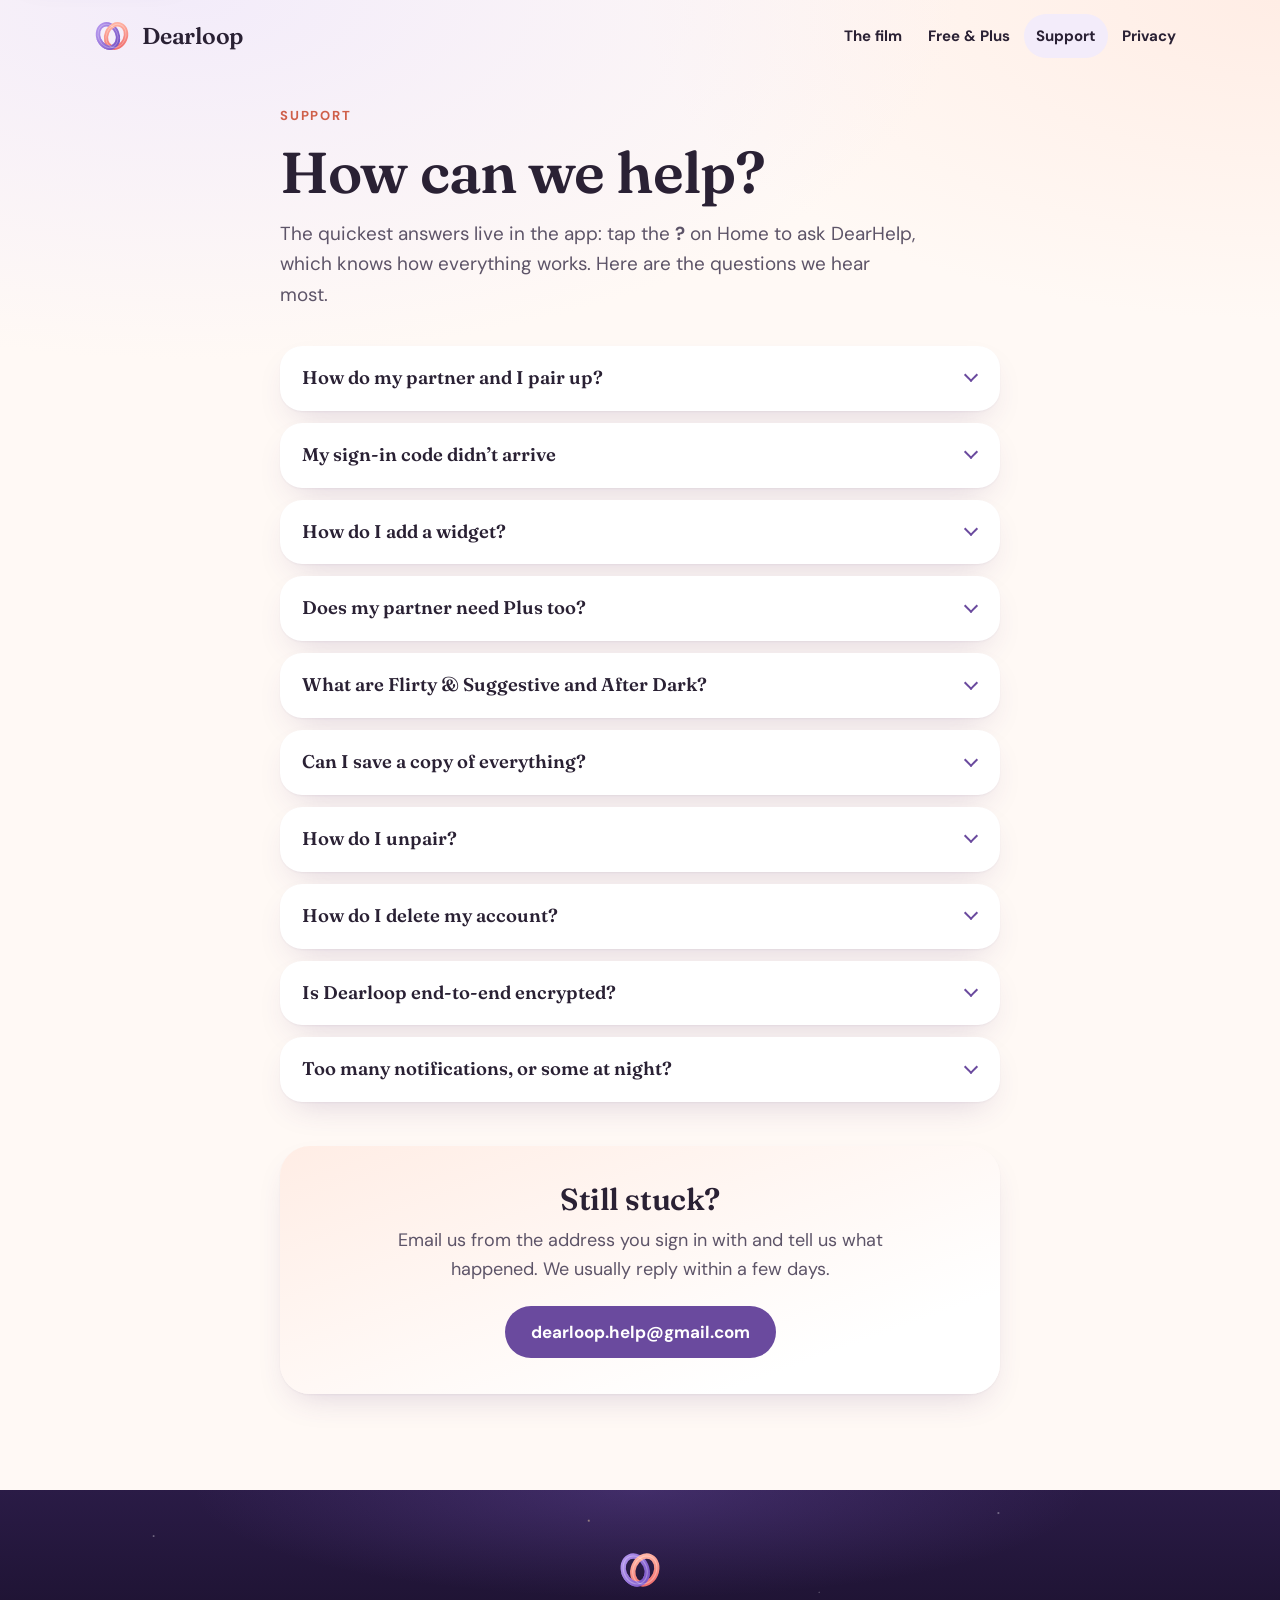
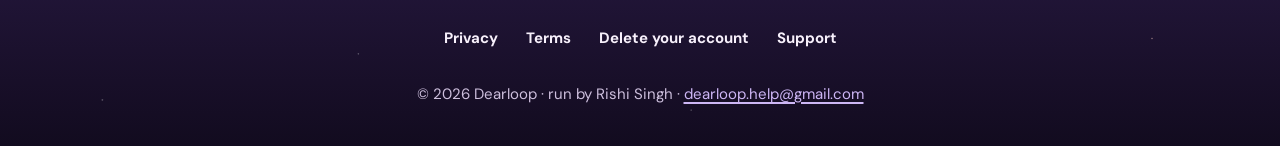
<file: support.html>
<!doctype html>
<html lang="en">
<head>
<meta charset="utf-8">
<meta name="viewport" content="width=device-width,initial-scale=1">
<title>Dearloop · Support</title>
<meta name="description" content="Help with Dearloop: pairing, sign-in codes, widgets, Plus, privacy, unpairing and deleting your account.">
<link rel="canonical" href="https://dearloopapp.com/support.html">
<meta name="theme-color" content="#120B1F">
<meta name="color-scheme" content="light dark">
<meta property="og:type" content="website">
<meta property="og:site_name" content="Dearloop">
<meta property="og:title" content="Dearloop · Support">
<meta property="og:description" content="Help with Dearloop: pairing, sign-in codes, widgets, Plus, privacy, unpairing and deleting your account.">
<meta property="og:url" content="https://dearloopapp.com/support.html">
<meta property="og:image" content="https://dearloopapp.com/img/og.jpg">
<meta property="og:image:width" content="1200">
<meta property="og:image:height" content="630">
<meta property="og:image:alt" content="Dearloop: two linked rings on a midnight sky, beside the app’s floating island">
<meta name="twitter:card" content="summary_large_image">
<meta name="twitter:title" content="Dearloop · Support">
<meta name="twitter:description" content="Help with Dearloop: pairing, sign-in codes, widgets, Plus, privacy, unpairing and deleting your account.">
<meta name="twitter:image" content="https://dearloopapp.com/img/og.jpg">
<link rel="icon" href="img/favicon.svg" type="image/svg+xml">
<link rel="icon" href="img/favicon.png" type="image/png" sizes="48x48">
<link rel="apple-touch-icon" href="img/apple-touch-icon.png">
<link rel="preload" href="fonts/fraunces-600.woff2" as="font" type="font/woff2" crossorigin>
<link rel="preload" href="fonts/dm-sans-400.woff2" as="font" type="font/woff2" crossorigin>
<link rel="stylesheet" href="site.css">
</head>
<body class="article">
<a class="skip" href="#main">Skip to content</a>
<header class="top"><div class="wrap">
  <a class="brand" href="index.html"><svg class="rings" viewBox="0 0 100 100" aria-hidden="true" focusable="false"><defs>
<linearGradient id="rl6" x1=".1" y1="0" x2=".7" y2="1"><stop offset="0" stop-color="#B596EE"/><stop offset="1" stop-color="#7D58C8"/></linearGradient>
<linearGradient id="rr6" x1=".3" y1="0" x2=".9" y2="1"><stop offset="0" stop-color="#FFB2A2"/><stop offset="1" stop-color="#F06C6C"/></linearGradient>
<clipPath id="rw6"><rect x="0" y="57" width="100" height="43"/></clipPath>
</defs>

<ellipse cx="40" cy="50" rx="24" ry="30" transform="rotate(-24 40 50)" fill="none" stroke="url(#rl6)" stroke-width="11"/><ellipse cx="60" cy="50" rx="24" ry="30" transform="rotate(24 60 50)" fill="none" stroke="url(#rr6)" stroke-width="11"/>
<g clip-path="url(#rw6)"><ellipse cx="40" cy="50" rx="24" ry="30" transform="rotate(-24 40 50)" fill="none" stroke="url(#rl6)" stroke-width="11"/></g>
<ellipse cx="40" cy="50" rx="24" ry="30" transform="rotate(-24 40 50)" fill="none" stroke="#fff" stroke-opacity=".28" stroke-width="2.4" transform="rotate(-24 40 50) translate(-1.2 -1.6) rotate(24 40 50)"/>
<ellipse cx="60" cy="50" rx="24" ry="30" transform="rotate(24 60 50)" fill="none" stroke="#fff" stroke-opacity=".3" stroke-width="2.4" transform="rotate(24 60 50) translate(-1.2 -1.6) rotate(-24 60 50)"/>
</svg><span>Dearloop</span></a>
  <nav class="nav" aria-label="Main"><a href="index.html#film" class="wide">The film</a><a href="index.html#plans" class="wide">Free & Plus</a><a href="support.html" aria-current="page">Support</a><a href="privacy.html">Privacy</a></nav>
</div></header>
<main id="main">
<div class="page"><div class="wrap"><div class="col">
  <span class="eyebrow">Support</span>
  <h1>How can we help?</h1>
  <p class="lede">The quickest answers live in the app: tap the <strong>?</strong> on Home to ask DearHelp, which knows how everything works. Here are the questions we hear most.</p>
  <div class="faq">
    <details class="reveal"><summary>How do my partner and I pair up?</summary><div class="a"><p>After you sign in, create your universe and share your 8-character invite code (or link) with your partner, or enter the code your partner sent you.</p><p>Codes last 7 days and work once. If one expires, tap “Send a fresh invite” on Home in the app.</p></div></details>
    <details class="reveal"><summary>My sign-in code didn’t arrive</summary><div class="a"><p>There are no passwords: choose Continue with Apple (iPhone and iPad), Continue with Google, or type your email and we send you a 6-digit code.</p><p>If the code doesn’t arrive, check your spam or junk folder and that the address is right, then tap “Send a new code”.</p></div></details>
    <details class="reveal"><summary>How do I add a widget?</summary><div class="a"><p>On iPhone, touch and hold the Home Screen, tap Edit → Add Widget and search for Dearloop. Lock Screen widgets are added the same way from the Lock Screen. In the app, Play → Widgets shows them all.</p><p>Widgets never show anything private.</p></div></details>
    <details class="reveal"><summary>Does my partner need Plus too?</summary><div class="a"><p>No. One Plus subscription covers the world its buyer chooses, for both of you there. Plus is optional; prices are shown in the app before you buy.</p><p>Subscriptions are handled by the App Store or Google Play: on the Plus page, tap “Manage or cancel”. New phone? Tap “Restore purchases” on the Plus page. If Plus ends, nothing is deleted.</p></div></details>
    <details class="reveal"><summary>What are Flirty &amp; Suggestive and After Dark?</summary><div class="a"><p>Two optional question decks for adults. Both of you have to switch Flirty & Suggestive on, and each of you confirms you’re 18 or older. After Dark needs both of you to switch it on too. Until you both have, they stay closed.</p><p>Either of you can switch a section off any time, and it hides straight away for both of you. Notifications, widgets and the Lock Screen never show any of it.</p></div></details>
    <details class="reveal"><summary>Can I save a copy of everything?</summary><div class="a"><p>Yes. Memories → Keep a copy → “Download a copy of everything” makes a page of your memories, answers, letters, love drawings, notes and dates that you can save, share or print.</p></div></details>
    <details class="reveal"><summary>How do I unpair?</summary><div class="a"><p>Us → Unpair. Your shared universe closes for both of you. You choose to keep a private copy of your memories or remove what you made, and your partner can save theirs for 30 days.</p></div></details>
    <details class="reveal"><summary>How do I delete my account?</summary><div class="a"><p>In the app: Us → scroll to the bottom → “Delete my account”, then confirm. It can’t be undone. If you have Plus, cancel it in your App Store or Google Play account too.</p><p>Without the app, see <a href="delete-account.html">Delete your account</a>.</p></div></details>
    <details class="reveal"><summary>Is Dearloop end-to-end encrypted?</summary><div class="a"><p>No, and we’d rather be clear about it. Your data is encrypted in transit and at rest, and only you and your partner can see your shared things (the database itself enforces it). We never sell your data or share what you write.</p></div></details>
    <details class="reveal"><summary>Too many notifications, or some at night?</summary><div class="a"><p>Us → Notifications has your quiet hours (10:30 pm to 7:30 am by default, in your own time zone) and how often your pet may ask for you (Pet needs). Anything during quiet hours waits until morning, gathered into one gentle summary.</p></div></details>
  </div>
  <div class="contact reveal">
    <h2>Still stuck?</h2>
    <p>Email us from the address you sign in with and tell us what happened. We usually reply within a few days.</p>
    <a class="btn primary" href="mailto:dearloop.help@gmail.com">dearloop.help@gmail.com</a>
  </div>
</div></div></div>
</main>
<footer class="foot night"><div class="stars" aria-hidden="true"></div><div class="wrap">
  <a class="brand mark" href="index.html" aria-label="Dearloop home"><svg class="rings" viewBox="0 0 100 100" aria-hidden="true" focusable="false"><defs>
<linearGradient id="rl7" x1=".1" y1="0" x2=".7" y2="1"><stop offset="0" stop-color="#B596EE"/><stop offset="1" stop-color="#7D58C8"/></linearGradient>
<linearGradient id="rr7" x1=".3" y1="0" x2=".9" y2="1"><stop offset="0" stop-color="#FFB2A2"/><stop offset="1" stop-color="#F06C6C"/></linearGradient>
<clipPath id="rw7"><rect x="0" y="57" width="100" height="43"/></clipPath>
</defs>

<ellipse cx="40" cy="50" rx="24" ry="30" transform="rotate(-24 40 50)" fill="none" stroke="url(#rl7)" stroke-width="11"/><ellipse cx="60" cy="50" rx="24" ry="30" transform="rotate(24 60 50)" fill="none" stroke="url(#rr7)" stroke-width="11"/>
<g clip-path="url(#rw7)"><ellipse cx="40" cy="50" rx="24" ry="30" transform="rotate(-24 40 50)" fill="none" stroke="url(#rl7)" stroke-width="11"/></g>
<ellipse cx="40" cy="50" rx="24" ry="30" transform="rotate(-24 40 50)" fill="none" stroke="#fff" stroke-opacity=".28" stroke-width="2.4" transform="rotate(-24 40 50) translate(-1.2 -1.6) rotate(24 40 50)"/>
<ellipse cx="60" cy="50" rx="24" ry="30" transform="rotate(24 60 50)" fill="none" stroke="#fff" stroke-opacity=".3" stroke-width="2.4" transform="rotate(24 60 50) translate(-1.2 -1.6) rotate(-24 60 50)"/>
</svg></a>
  
  <nav aria-label="Footer"><a href="privacy.html">Privacy</a><a href="terms.html">Terms</a><a href="delete-account.html">Delete your account</a><a href="support.html">Support</a></nav>
  <p class="who">© 2026 Dearloop · run by Rishi Singh · <a href="mailto:dearloop.help@gmail.com">dearloop.help@gmail.com</a></p>
</div></footer>
</body>
</html>
</file>
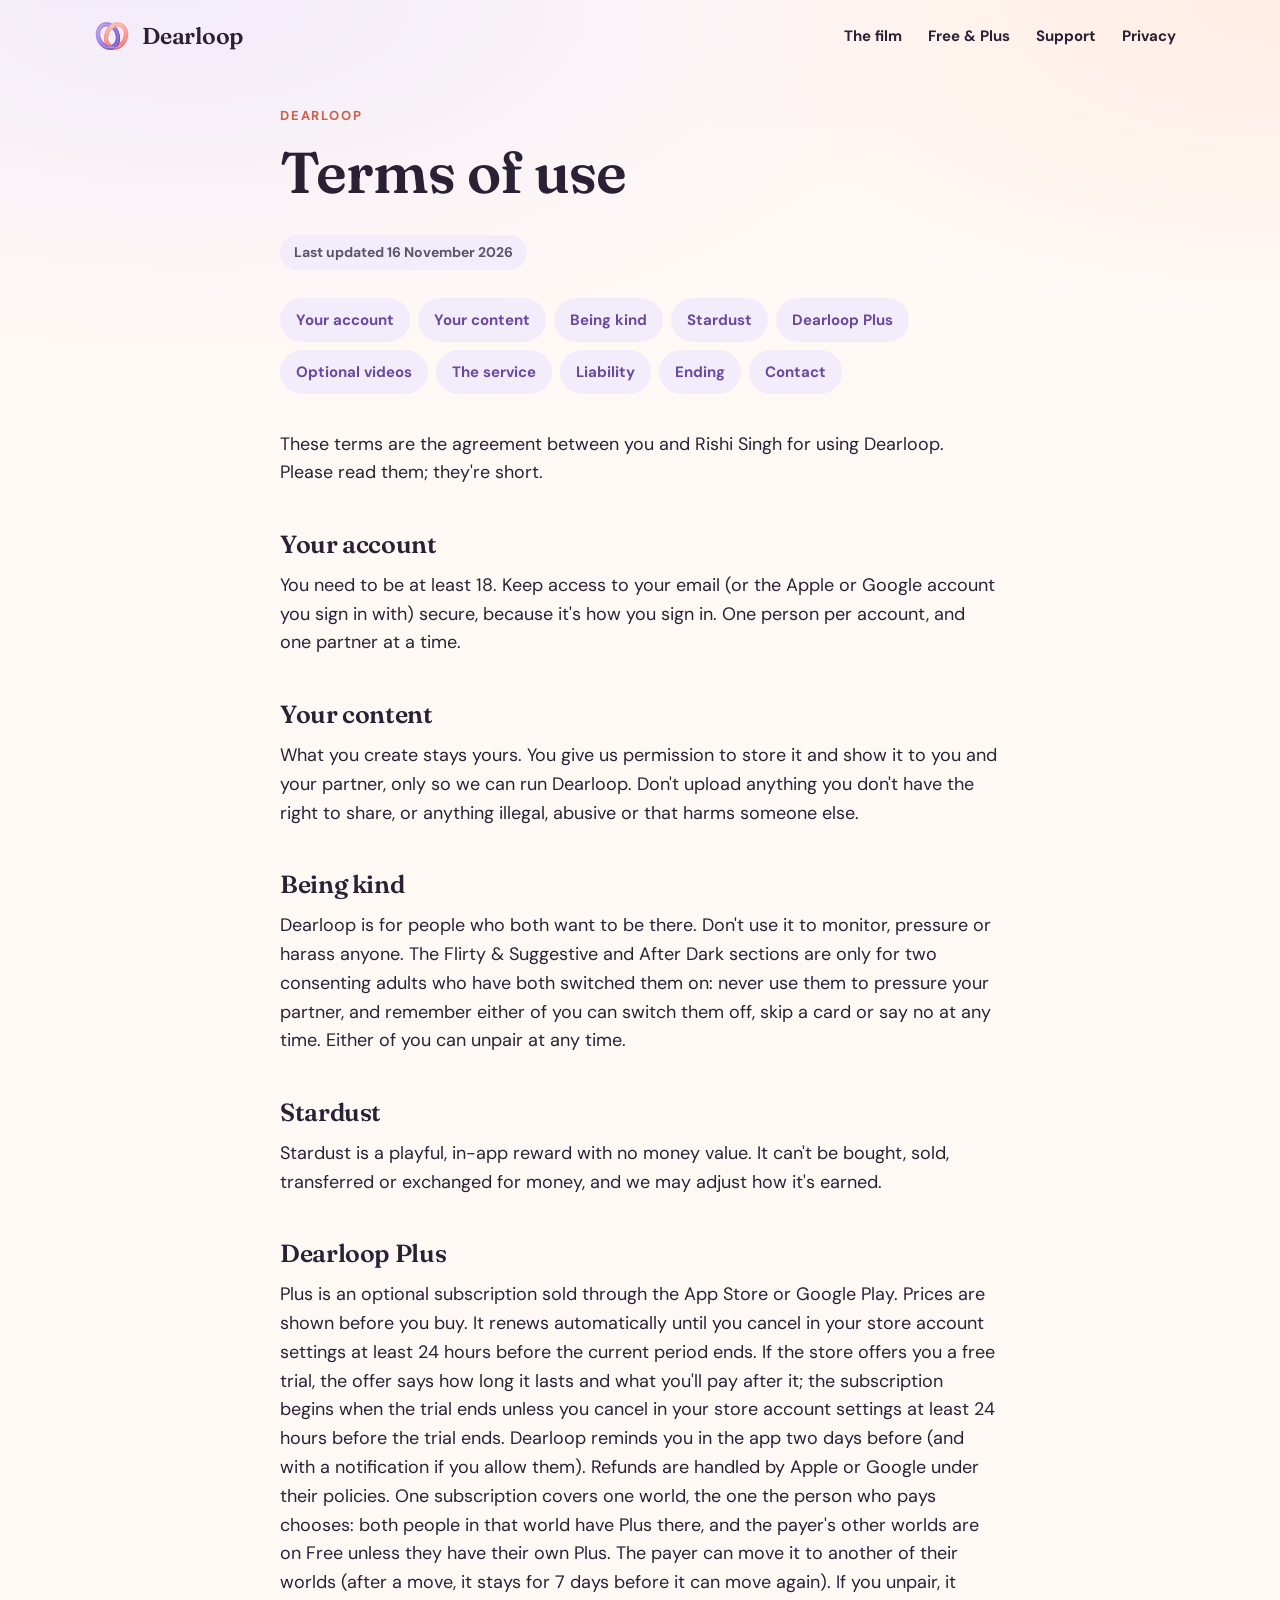
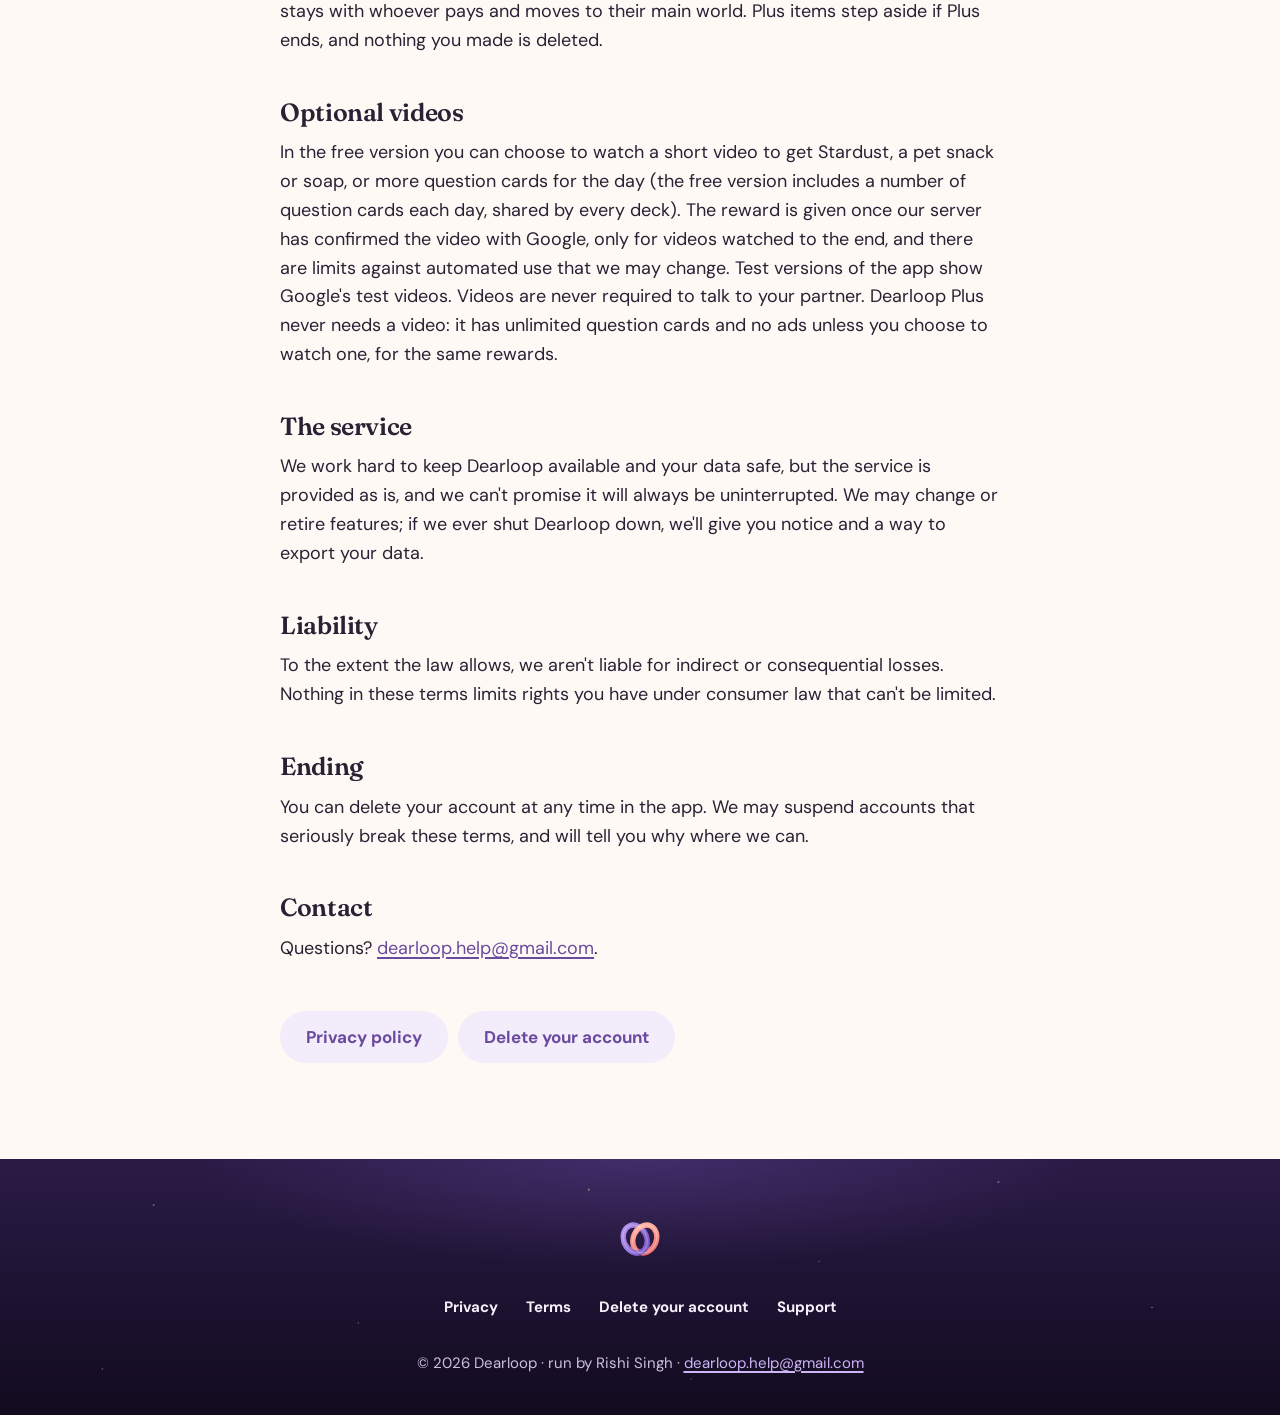
<file: terms.html>
<!doctype html>
<html lang="en">
<head>
<meta charset="utf-8">
<meta name="viewport" content="width=device-width,initial-scale=1">
<title>Dearloop · Terms of use</title>
<meta name="description" content="Dearloop’s terms of use.">
<link rel="canonical" href="https://dearloopapp.com/terms.html">
<meta name="theme-color" content="#120B1F">
<meta name="color-scheme" content="light dark">
<meta property="og:type" content="website">
<meta property="og:site_name" content="Dearloop">
<meta property="og:title" content="Dearloop · Terms of use">
<meta property="og:description" content="Dearloop’s terms of use.">
<meta property="og:url" content="https://dearloopapp.com/terms.html">
<meta property="og:image" content="https://dearloopapp.com/img/og.jpg">
<meta property="og:image:width" content="1200">
<meta property="og:image:height" content="630">
<meta property="og:image:alt" content="Dearloop: two linked rings on a midnight sky, beside the app’s floating island">
<meta name="twitter:card" content="summary_large_image">
<meta name="twitter:title" content="Dearloop · Terms of use">
<meta name="twitter:description" content="Dearloop’s terms of use.">
<meta name="twitter:image" content="https://dearloopapp.com/img/og.jpg">
<link rel="icon" href="img/favicon.svg" type="image/svg+xml">
<link rel="icon" href="img/favicon.png" type="image/png" sizes="48x48">
<link rel="apple-touch-icon" href="img/apple-touch-icon.png">
<link rel="preload" href="fonts/fraunces-600.woff2" as="font" type="font/woff2" crossorigin>
<link rel="preload" href="fonts/dm-sans-400.woff2" as="font" type="font/woff2" crossorigin>
<link rel="stylesheet" href="site.css">
</head>
<body class="article">
<a class="skip" href="#main">Skip to content</a>
<header class="top"><div class="wrap">
  <a class="brand" href="index.html"><svg class="rings" viewBox="0 0 100 100" aria-hidden="true" focusable="false"><defs>
<linearGradient id="rl10" x1=".1" y1="0" x2=".7" y2="1"><stop offset="0" stop-color="#B596EE"/><stop offset="1" stop-color="#7D58C8"/></linearGradient>
<linearGradient id="rr10" x1=".3" y1="0" x2=".9" y2="1"><stop offset="0" stop-color="#FFB2A2"/><stop offset="1" stop-color="#F06C6C"/></linearGradient>
<clipPath id="rw10"><rect x="0" y="57" width="100" height="43"/></clipPath>
</defs>

<ellipse cx="40" cy="50" rx="24" ry="30" transform="rotate(-24 40 50)" fill="none" stroke="url(#rl10)" stroke-width="11"/><ellipse cx="60" cy="50" rx="24" ry="30" transform="rotate(24 60 50)" fill="none" stroke="url(#rr10)" stroke-width="11"/>
<g clip-path="url(#rw10)"><ellipse cx="40" cy="50" rx="24" ry="30" transform="rotate(-24 40 50)" fill="none" stroke="url(#rl10)" stroke-width="11"/></g>
<ellipse cx="40" cy="50" rx="24" ry="30" transform="rotate(-24 40 50)" fill="none" stroke="#fff" stroke-opacity=".28" stroke-width="2.4" transform="rotate(-24 40 50) translate(-1.2 -1.6) rotate(24 40 50)"/>
<ellipse cx="60" cy="50" rx="24" ry="30" transform="rotate(24 60 50)" fill="none" stroke="#fff" stroke-opacity=".3" stroke-width="2.4" transform="rotate(24 60 50) translate(-1.2 -1.6) rotate(-24 60 50)"/>
</svg><span>Dearloop</span></a>
  <nav class="nav" aria-label="Main"><a href="index.html#film" class="wide">The film</a><a href="index.html#plans" class="wide">Free & Plus</a><a href="support.html">Support</a><a href="privacy.html">Privacy</a></nav>
</div></header>
<main id="main">
<div class="page"><div class="wrap"><div class="col">
  <span class="eyebrow">Dearloop</span>
  <h1>Terms of use</h1>
  <p class="updated">Last updated 16 November 2026</p>
  <nav aria-label="On this page"><ul class="toc"><li><a href="#your-account">Your account</a></li><li><a href="#your-content">Your content</a></li><li><a href="#being-kind">Being kind</a></li><li><a href="#stardust">Stardust</a></li><li><a href="#dearloop-plus">Dearloop Plus</a></li><li><a href="#optional-videos">Optional videos</a></li><li><a href="#the-service">The service</a></li><li><a href="#liability">Liability</a></li><li><a href="#ending">Ending</a></li><li><a href="#contact">Contact</a></li></ul></nav>
  <article class="doc">
    <p class="intro">These terms are the agreement between you and Rishi Singh for using Dearloop. Please read them; they're short.</p>
    <h2 id="your-account">Your account</h2><p>You need to be at least 18. Keep access to your email (or the Apple or Google account you sign in with) secure, because it's how you sign in. One person per account, and one partner at a time.</p>
    <h2 id="your-content">Your content</h2><p>What you create stays yours. You give us permission to store it and show it to you and your partner, only so we can run Dearloop. Don't upload anything you don't have the right to share, or anything illegal, abusive or that harms someone else.</p>
    <h2 id="being-kind">Being kind</h2><p>Dearloop is for people who both want to be there. Don't use it to monitor, pressure or harass anyone. The Flirty &amp; Suggestive and After Dark sections are only for two consenting adults who have both switched them on: never use them to pressure your partner, and remember either of you can switch them off, skip a card or say no at any time. Either of you can unpair at any time.</p>
    <h2 id="stardust">Stardust</h2><p>Stardust is a playful, in-app reward with no money value. It can't be bought, sold, transferred or exchanged for money, and we may adjust how it's earned.</p>
    <h2 id="dearloop-plus">Dearloop Plus</h2><p>Plus is an optional subscription sold through the App Store or Google Play. Prices are shown before you buy. It renews automatically until you cancel in your store account settings at least 24 hours before the current period ends. If the store offers you a free trial, the offer says how long it lasts and what you'll pay after it; the subscription begins when the trial ends unless you cancel in your store account settings at least 24 hours before the trial ends. Dearloop reminds you in the app two days before (and with a notification if you allow them). Refunds are handled by Apple or Google under their policies. One subscription covers one world, the one the person who pays chooses: both people in that world have Plus there, and the payer's other worlds are on Free unless they have their own Plus. The payer can move it to another of their worlds (after a move, it stays for 7 days before it can move again). If you unpair, it stays with whoever pays and moves to their main world. Plus items step aside if Plus ends, and nothing you made is deleted.</p>
    <h2 id="optional-videos">Optional videos</h2><p>In the free version you can choose to watch a short video to get Stardust, a pet snack or soap, or more question cards for the day (the free version includes a number of question cards each day, shared by every deck). The reward is given once our server has confirmed the video with Google, only for videos watched to the end, and there are limits against automated use that we may change. Test versions of the app show Google's test videos. Videos are never required to talk to your partner. Dearloop Plus never needs a video: it has unlimited question cards and no ads unless you choose to watch one, for the same rewards.</p>
    <h2 id="the-service">The service</h2><p>We work hard to keep Dearloop available and your data safe, but the service is provided as is, and we can't promise it will always be uninterrupted. We may change or retire features; if we ever shut Dearloop down, we'll give you notice and a way to export your data.</p>
    <h2 id="liability">Liability</h2><p>To the extent the law allows, we aren't liable for indirect or consequential losses. Nothing in these terms limits rights you have under consumer law that can't be limited.</p>
    <h2 id="ending">Ending</h2><p>You can delete your account at any time in the app. We may suspend accounts that seriously break these terms, and will tell you why where we can.</p>
    <h2 id="contact">Contact</h2><p>Questions? <a href="mailto:dearloop.help@gmail.com">dearloop.help@gmail.com</a>.</p>
  </article>
  <div class="others"><a class="btn soft" href="privacy.html">Privacy policy</a><a class="btn soft" href="delete-account.html">Delete your account</a></div>
</div></div></div>
</main>
<footer class="foot night"><div class="stars" aria-hidden="true"></div><div class="wrap">
  <a class="brand mark" href="index.html" aria-label="Dearloop home"><svg class="rings" viewBox="0 0 100 100" aria-hidden="true" focusable="false"><defs>
<linearGradient id="rl11" x1=".1" y1="0" x2=".7" y2="1"><stop offset="0" stop-color="#B596EE"/><stop offset="1" stop-color="#7D58C8"/></linearGradient>
<linearGradient id="rr11" x1=".3" y1="0" x2=".9" y2="1"><stop offset="0" stop-color="#FFB2A2"/><stop offset="1" stop-color="#F06C6C"/></linearGradient>
<clipPath id="rw11"><rect x="0" y="57" width="100" height="43"/></clipPath>
</defs>

<ellipse cx="40" cy="50" rx="24" ry="30" transform="rotate(-24 40 50)" fill="none" stroke="url(#rl11)" stroke-width="11"/><ellipse cx="60" cy="50" rx="24" ry="30" transform="rotate(24 60 50)" fill="none" stroke="url(#rr11)" stroke-width="11"/>
<g clip-path="url(#rw11)"><ellipse cx="40" cy="50" rx="24" ry="30" transform="rotate(-24 40 50)" fill="none" stroke="url(#rl11)" stroke-width="11"/></g>
<ellipse cx="40" cy="50" rx="24" ry="30" transform="rotate(-24 40 50)" fill="none" stroke="#fff" stroke-opacity=".28" stroke-width="2.4" transform="rotate(-24 40 50) translate(-1.2 -1.6) rotate(24 40 50)"/>
<ellipse cx="60" cy="50" rx="24" ry="30" transform="rotate(24 60 50)" fill="none" stroke="#fff" stroke-opacity=".3" stroke-width="2.4" transform="rotate(24 60 50) translate(-1.2 -1.6) rotate(-24 60 50)"/>
</svg></a>
  
  <nav aria-label="Footer"><a href="privacy.html">Privacy</a><a href="terms.html">Terms</a><a href="delete-account.html">Delete your account</a><a href="support.html">Support</a></nav>
  <p class="who">© 2026 Dearloop · run by Rishi Singh · <a href="mailto:dearloop.help@gmail.com">dearloop.help@gmail.com</a></p>
</div></footer>
</body>
</html>
</file>
<file: site.css>
@font-face{font-family:"DM Sans";font-weight:400;font-style:normal;font-display:swap;src:url(fonts/dm-sans-400.woff2) format("woff2")}
@font-face{font-family:"DM Sans";font-weight:700;font-style:normal;font-display:swap;src:url(fonts/dm-sans-700.woff2) format("woff2")}
@font-face{font-family:"Fraunces";font-weight:600;font-style:normal;font-display:swap;src:url(fonts/fraunces-600.woff2) format("woff2")}
@font-face{font-family:"Fraunces";font-weight:600;font-style:italic;font-display:swap;src:url(fonts/fraunces-600-italic.woff2) format("woff2")}
@font-face{font-family:"Fraunces";font-weight:400;font-style:italic;font-display:swap;src:url(fonts/fraunces-400-italic.woff2) format("woff2")}
:root{
  color-scheme:light dark;
  --bg:#FFF9F5;--bg2:#F7F0FB;--surface:#FFFFFF;--tint:#F3ECFA;--peach-tint:#FFEDE5;
  --text:#2A2134;--muted:#5D5468;--faint:#8B8296;--brand:#6A4A9E;--brand-ink:#FFFFFF;--peach:#CF5F49;
  --line:rgba(80,50,120,.10);
  --shadow:0 1px 2px rgba(64,40,90,.05),0 14px 34px -14px rgba(80,50,120,.22);
  --display:"Fraunces",Georgia,"Times New Roman",serif;
  --body:"DM Sans",system-ui,-apple-system,"Segoe UI",Roboto,sans-serif;
  /* The night stage (the film's), the same in light and dark. */
  --n0:#120B1F;--n1:#1B1230;--n2:#2A1B46;--n-text:#F7F0FB;--n-muted:#CDBFDD;--n-lilac:#CDB6F5;--n-peach:#FFB39E;
  --n-surface:rgba(255,255,255,.06);
  --focus:#6A4A9E;
}
@media (prefers-color-scheme:dark){:root{
  --bg:#150F20;--bg2:#1B1428;--surface:#231A31;--tint:#2E2340;--peach-tint:#38242F;
  --text:#F5EFF9;--muted:#C8BCD4;--faint:#A398B0;--brand:#CDB6F5;--brand-ink:#1A1226;--peach:#FFB39E;
  --line:rgba(255,255,255,.08);
  --shadow:0 1px 2px rgba(0,0,0,.3),0 18px 40px -18px rgba(0,0,0,.6);
  --focus:#CDB6F5;
}}
*,*::before,*::after{box-sizing:border-box}
html{-webkit-text-size-adjust:100%;text-size-adjust:100%}
body{margin:0;background:var(--bg);color:var(--text);font:400 18px/1.6 var(--body);-webkit-font-smoothing:antialiased;text-rendering:optimizeLegibility;overflow-wrap:break-word}
@media (max-width:480px){body{font-size:17px}}
img,svg,video{display:block;max-width:100%}
img{height:auto}
a{color:var(--brand);text-underline-offset:3px;text-decoration-thickness:1.5px}
a:hover{text-decoration-thickness:2.5px}
:focus-visible{outline:3px solid var(--focus);outline-offset:3px;border-radius:12px}
.night :focus-visible,.top.on-night :focus-visible{--focus:#FFB39E}
h1,h2,h3{font-family:var(--display);font-weight:600;line-height:1.12;letter-spacing:-.015em;margin:0;text-wrap:balance}
h1 em,h2 em,h3 em,.line em{font-style:italic;color:var(--peach)}
p{margin:0}
.wrap{width:100%;max-width:1160px;margin:0 auto;padding:0 16px}
@media (min-width:720px){.wrap{padding:0 32px}}
.skip{position:absolute;left:16px;top:-80px;z-index:20;background:var(--surface);color:var(--text);padding:12px 18px;border-radius:14px;box-shadow:var(--shadow);font-weight:700}
.skip:focus{top:12px}
.sr{position:absolute;width:1px;height:1px;overflow:hidden;clip:rect(0 0 0 0);white-space:nowrap}

/* ── The night stage ──────────────────────────────────────────────────────────────────────────────────────────── */
.night{--focus:#FFB39E;position:relative;color:var(--n-text);background:
  radial-gradient(60% 50% at 18% 12%,rgba(150,110,230,.30),transparent 70%),
  radial-gradient(50% 45% at 86% 30%,rgba(255,150,130,.20),transparent 70%),
  linear-gradient(180deg,var(--n0),var(--n1) 55%,var(--n2));isolation:isolate}
.night a{color:var(--n-lilac)}
.night h1 em,.night h2 em,.night .line em{color:var(--n-peach)}
.night .muted{color:var(--n-muted)}
.stars{position:absolute;inset:0;z-index:-1;pointer-events:none;opacity:.9;
  background-image:radial-gradient(1.4px 1.4px at 12% 18%,#fff8,transparent),radial-gradient(1.2px 1.2px at 28% 64%,#fff6,transparent),
  radial-gradient(1.6px 1.6px at 46% 12%,#ffe3b0aa,transparent),radial-gradient(1.2px 1.2px at 64% 40%,#fff5,transparent),
  radial-gradient(1.5px 1.5px at 78% 9%,#fff8,transparent),radial-gradient(1.2px 1.2px at 90% 58%,#ffd1c4aa,transparent),
  radial-gradient(1.3px 1.3px at 8% 82%,#fff6,transparent),radial-gradient(1.2px 1.2px at 54% 86%,#fff5,transparent)}

/* ── Header and footer ────────────────────────────────────────────────────────────────────────────────────────── */
.top{position:relative;z-index:5}
.top .wrap{display:flex;align-items:center;justify-content:space-between;gap:8px;min-height:72px}
.brand{display:inline-flex;align-items:center;gap:10px;text-decoration:none;color:inherit;font:600 23px/1 var(--display);letter-spacing:-.01em;min-height:44px}
.brand svg{width:40px;height:40px;flex:none}
.nav{display:flex;align-items:center;gap:2px}
.nav a{color:inherit;text-decoration:none;font-weight:700;font-size:15px;padding:0 12px;min-height:44px;display:inline-flex;align-items:center;border-radius:999px}
.nav a:hover,.nav a[aria-current=page]{background:var(--tint)}
.top.on-night{color:var(--n-text);position:absolute;left:0;right:0;top:0}
.top.on-night .nav a:hover,.top.on-night .nav a[aria-current=page]{background:rgba(255,255,255,.10)}
@media (max-width:620px){.nav .wide{display:none}.nav a{padding:0 10px}.brand{font-size:21px}.brand svg{width:36px;height:36px}}
.foot{padding:56px 0 40px;font-size:15px}
.foot .wrap{display:grid;gap:22px;justify-items:center;text-align:center}
.foot nav{display:flex;flex-wrap:wrap;justify-content:center;gap:4px}
.foot nav a{color:inherit;text-decoration:none;font-weight:700;padding:0 12px;min-height:44px;display:inline-flex;align-items:center;border-radius:999px}
.foot nav a:hover{background:rgba(255,255,255,.10)}
.foot .who{color:var(--n-muted);max-width:40em}
.foot .who a{color:var(--n-lilac)}
.foot .mark svg{width:48px;height:48px}

/* ── Buttons and small things ─────────────────────────────────────────────────────────────────────────────────── */
.btn{display:inline-flex;align-items:center;justify-content:center;gap:10px;min-height:52px;padding:0 26px;border-radius:999px;
  font:700 17px/1.2 var(--body);text-decoration:none;text-align:center;border:0;cursor:pointer;transition:transform .2s ease,background-color .2s ease}
.btn:hover{transform:translateY(-1px)}
.btn svg{width:20px;height:20px;fill:currentColor;flex:none}
.btn.primary{background:var(--brand);color:var(--brand-ink)}
.btn.soft{background:var(--tint);color:var(--brand)}
.night .btn.primary{background:linear-gradient(135deg,#FFC2AE,#F59A86);color:#2A1424}
.night .btn.soft{background:rgba(255,255,255,.10);color:var(--n-text)}
.night .btn.soft:hover{background:rgba(255,255,255,.16)}
.soon{display:inline-flex;align-items:center;gap:10px;min-height:52px;padding:0 22px;border-radius:999px;background:rgba(255,255,255,.08);color:var(--n-text);font-weight:700}
.soon .dot{width:9px;height:9px;border-radius:50%;background:var(--n-peach);box-shadow:0 0 0 5px rgba(255,179,158,.18);flex:none}
.article .soon{background:var(--tint);color:var(--text)}
.eyebrow{display:inline-block;font:700 13px/1.3 var(--body);letter-spacing:.14em;text-transform:uppercase;color:var(--peach)}
.night .eyebrow{color:var(--n-peach)}
.cta{display:flex;flex-wrap:wrap;gap:12px;align-items:center}
.small{font-size:15px;line-height:1.5}

/* ── Phones (the frame is drawn here; the screen is a real screenshot) ───────────────────────────────────────── */
.phone{position:relative;width:var(--pw,290px);aspect-ratio:430/932;border-radius:calc(var(--pw,290px) * .155);padding:calc(var(--pw,290px) * .032);
  background:linear-gradient(160deg,#4A4453,#1C1922 30%,#141218 70%,#3A3542);
  box-shadow:inset 0 0 0 1.5px rgba(255,255,255,.14),0 2px 6px rgba(20,10,40,.25),0 40px 70px -30px rgba(30,15,60,.55);flex:none}
.phone img{width:100%;height:100%;border-radius:calc(var(--pw,290px) * .125);object-fit:cover;background:#EDE4F6}
.night .phone{box-shadow:inset 0 0 0 1.5px rgba(255,255,255,.16),0 0 0 1px rgba(0,0,0,.4),0 50px 90px -30px rgba(0,0,0,.75),0 0 120px -20px rgba(180,140,255,.35)}

/* ── Home: hero ──────────────────────────────────────────────────────────────────────────────────────────────── */
.hero{padding:96px 0 72px;overflow:hidden}
.hero .wrap{display:grid;gap:48px;align-items:center}
@media (min-width:960px){.hero .wrap{grid-template-columns:1.15fr .85fr;gap:24px}.hero{padding:128px 0 72px}}
.hero h1{font-size:clamp(2.75rem,6.4vw,5.2rem);line-height:1.02;letter-spacing:-.025em;margin:18px 0 0;max-width:9.5em}
.hero .lede{font-size:clamp(1.08rem,2.4vw,1.28rem);color:var(--n-muted);max-width:33em;margin:22px 0 32px}
.hero .rings{width:88px;height:88px}
.hero .note{margin-top:18px;color:var(--n-muted);font-size:15px}
.hero-art{position:relative;height:clamp(460px,118vw,640px);max-width:520px;width:100%;margin:0 auto}
.hero-art::before{content:"";position:absolute;left:50%;top:48%;width:120%;aspect-ratio:1;transform:translate(-50%,-50%);border-radius:50%;
  background:radial-gradient(closest-side,rgba(200,160,255,.38),rgba(255,160,140,.14) 55%,transparent)}
.hero-art .phone{position:absolute}
.hero-art .front{--pw:clamp(220px,58vw,310px);left:50%;top:0;transform:translateX(-38%) rotate(3deg);z-index:2}
.hero-art .back{--pw:clamp(190px,50vw,256px);left:50%;top:9%;transform:translateX(-102%) rotate(-7deg);opacity:.92}
@media (prefers-reduced-motion:no-preference){
  .hero-art .front{animation:floatA 9s ease-in-out infinite}
  .hero-art .back{animation:floatB 11s ease-in-out infinite}
}
/* Desktop: both phones stay inside their own column (never under the headline): back phone at its left edge, front at its right. */
@media (min-width:960px){
  .hero .wrap{gap:56px}
  .hero-art{height:640px;max-width:none}
  .hero-art .front{--pw:clamp(250px,24vw,310px);left:auto;right:0;transform:rotate(3deg)}
  .hero-art .back{--pw:clamp(200px,19vw,256px);left:10px;top:9%;transform:rotate(-7deg)}
}
@keyframes floatA{0%,100%{translate:0 0}50%{translate:0 -10px}}
@keyframes floatB{0%,100%{translate:0 0}50%{translate:0 8px}}

/* ── Home: the film ──────────────────────────────────────────────────────────────────────────────────────────── */
.film{padding:16px 0 96px}
.film .wrap{display:grid;gap:40px;align-items:center}
@media (min-width:900px){.film .wrap{grid-template-columns:1fr auto;gap:72px}.film{padding:24px 0 140px}}
.film h2{font-size:clamp(2.2rem,6vw,3.6rem)}
.film .chapters{display:flex;flex-wrap:wrap;gap:10px 22px;margin:22px 0 0;padding:0;list-style:none;font:600 clamp(1.3rem,3vw,1.7rem)/1.2 var(--display)}
.film .chapters em{color:var(--n-peach)}
.film p.muted{margin-top:20px;max-width:30em}
.reel{--pw:clamp(250px,72vw,330px);justify-self:center}
.reel video{width:100%;height:100%;border-radius:calc(var(--pw) * .125);background:#120B1F;object-fit:cover}

/* ── Home: chapters (daylight) ───────────────────────────────────────────────────────────────────────────────── */
.day{background:
  radial-gradient(40% 30% at 0% 0%,var(--tint),transparent 70%),
  radial-gradient(40% 30% at 100% 40%,var(--peach-tint),transparent 70%),var(--bg)}
.chapter{padding:88px 0 24px}
@media (min-width:900px){.chapter{padding:120px 0 40px}}
.chapter.night{margin-top:88px;padding-bottom:88px}
.chapter.night .chapter-head p,.chapter.night .points li,.chapter.night .shelf figcaption{color:var(--n-muted)}
.chapter.night .points li b,.chapter.night .shelf figcaption b{color:var(--n-text)}
.chapter.night+.chapter{padding-top:96px}
.chapter-head{display:grid;gap:14px;max-width:44em}
.chapter-head .word{font-size:clamp(3rem,10vw,5.6rem);line-height:1;letter-spacing:-.03em}
.chapter-head p{font-size:clamp(1.08rem,2.2vw,1.22rem);color:var(--muted);max-width:36em}
.shelf{display:flex;gap:28px;overflow-x:auto;scroll-snap-type:x mandatory;padding:40px 16px 36px;margin:0 -16px;list-style:none;scrollbar-width:none}
.shelf::-webkit-scrollbar{display:none}
.shelf li{scroll-snap-align:center;display:grid;gap:16px;justify-items:center;--pw:clamp(220px,64vw,270px)}
.shelf li:nth-child(2){margin-top:28px}
.shelf figcaption{max-width:var(--pw);text-align:center;font-size:16px;line-height:1.45;color:var(--muted)}
.shelf figcaption b{display:block;color:var(--text);font:600 1.2rem/1.25 var(--display);margin-bottom:4px}
.shelf figure{margin:0;display:grid;gap:18px;justify-items:center}
@media (min-width:740px) and (max-width:899px){.shelf{justify-content:center;overflow:visible;margin:0;padding:48px 0 36px;gap:22px}.shelf li{--pw:206px}.shelf li:nth-child(2){margin-top:40px}}
@media (min-width:900px){.shelf{justify-content:center;overflow:visible;margin:0;padding:56px 0 40px;gap:44px}.shelf li{--pw:270px}.shelf li:nth-child(2){margin-top:56px}}
.points{display:grid;gap:14px 36px;margin:8px 0 0;padding:0;list-style:none;max-width:980px}
@media (min-width:720px){.points{grid-template-columns:1fr 1fr}}
.points li{position:relative;padding-left:30px;color:var(--muted)}
.points li b{color:var(--text)}
.points li::before{content:"";position:absolute;left:2px;top:.5em;width:14px;height:14px;
  background:conic-gradient(from 45deg,var(--peach),#B79BE6,var(--peach));-webkit-mask:url("data:image/svg+xml,%3Csvg xmlns='http://www.w3.org/2000/svg' viewBox='0 0 24 24'%3E%3Cpath d='M12 0c.9 6.4 5.6 11.1 12 12-6.4.9-11.1 5.6-12 12-.9-6.4-5.6-11.1-12-12C6.4 11.1 11.1 6.4 12 0z'/%3E%3C/svg%3E") center/contain no-repeat;mask:url("data:image/svg+xml,%3Csvg xmlns='http://www.w3.org/2000/svg' viewBox='0 0 24 24'%3E%3Cpath d='M12 0c.9 6.4 5.6 11.1 12 12-6.4.9-11.1 5.6-12 12-.9-6.4-5.6-11.1-12-12C6.4 11.1 11.1 6.4 12 0z'/%3E%3C/svg%3E") center/contain no-repeat}
.divider{height:1px;background:var(--line);margin:72px auto 0;max-width:1100px}

/* ── Home: what's new ───────────────────────────────────────────────────────────────────────────────────────── */
.news{padding:110px 0 40px}
.news h2,.plans h2{font-size:clamp(2.3rem,6vw,3.6rem)}
.news .intro{color:var(--muted);margin-top:14px;max-width:36em}
.log{list-style:none;margin:44px 0 0;padding:0;display:grid;gap:0;max-width:860px}
.log>li{display:grid;gap:6px 32px;padding:26px 0;border-top:1px solid var(--line)}
@media (min-width:720px){.log>li{grid-template-columns:150px 1fr}}
.log time{font-weight:700;font-size:15px;color:var(--peach);padding-top:4px;letter-spacing:.02em}
.log h3{font-size:1.38rem;margin-bottom:8px}
.log ul{margin:0;padding:0 0 0 1.1em;color:var(--muted);display:grid;gap:6px}
.log ul li::marker{color:var(--faint)}
.log details summary{cursor:pointer;font-weight:700;color:var(--brand);min-height:44px;display:inline-flex;align-items:center;list-style:none;border-radius:999px;padding:0 4px}
.log details summary::-webkit-details-marker{display:none}
.log details summary::after{content:"";width:10px;height:10px;margin-left:10px;border:solid currentColor;border-width:0 2px 2px 0;transform:rotate(45deg) translateY(-3px)}
.log details[open] summary::after{transform:rotate(-135deg) translateY(-1px)}
.log details>ol{list-style:none;margin:0;padding:0}

/* ── Home: Free and Plus ─────────────────────────────────────────────────────────────────────────────────────── */
.plans{padding:110px 0 120px}
.plans .lead{color:var(--muted);margin-top:14px;max-width:38em}
.plan-grid{display:grid;gap:22px;margin-top:44px;grid-template-columns:minmax(0,1fr)}
@media (min-width:960px){.plan-grid{grid-template-columns:minmax(0,.9fr) minmax(0,1.1fr);gap:28px;align-items:start}}
.card{background:var(--surface);border-radius:30px;padding:30px 24px;box-shadow:var(--shadow)}
@media (min-width:720px){.card{padding:38px 40px}}
.card h3{font-size:1.75rem}
.card .price{font:600 clamp(1.6rem,4vw,2.1rem)/1.15 var(--display);margin:12px 0 4px}
.card .price span{white-space:nowrap}
.card .price .or{font:400 1rem/1 var(--body);color:var(--muted);margin:0 6px}
.card .price small{font:400 1rem/1.4 var(--body);color:var(--muted)}
.free-list{list-style:none;padding:0;margin:20px 0 0;display:grid;gap:10px}
.free-list li{display:flex;gap:12px;align-items:flex-start}
.free-list li::before{content:"";flex:none;width:22px;height:22px;margin-top:3px;border-radius:50%;background:var(--tint) url("data:image/svg+xml,%3Csvg xmlns='http://www.w3.org/2000/svg' viewBox='0 0 24 24'%3E%3Cpath d='M9.5 16.2 5.3 12l-1.4 1.4 5.6 5.6 11-11-1.4-1.4z' fill='%236A4A9E'/%3E%3C/svg%3E") center/15px no-repeat}
@media (prefers-color-scheme:dark){.free-list li::before{background-image:url("data:image/svg+xml,%3Csvg xmlns='http://www.w3.org/2000/svg' viewBox='0 0 24 24'%3E%3Cpath d='M9.5 16.2 5.3 12l-1.4 1.4 5.6 5.6 11-11-1.4-1.4z' fill='%23CDB6F5'/%3E%3C/svg%3E")}}
.card.plus{background:linear-gradient(165deg,var(--peach-tint),var(--surface) 46%)}
.table-scroll{overflow-x:auto;margin:20px -8px 0;padding:0 8px}
table.compare{width:100%;border-collapse:collapse;font-size:16px;line-height:1.4}
.compare th,.compare td{text-align:left;vertical-align:top;padding:12px 10px 12px 0;border-top:1px solid var(--line)}
.compare thead th{border-top:0;font:700 13px/1.3 var(--body);letter-spacing:.1em;text-transform:uppercase;color:var(--faint);padding-top:0}
.compare tbody th{font-weight:700;width:34%}
.compare td.p{color:var(--text);font-weight:700}
.compare td.f{color:var(--muted)}
.compare .n{display:block;font-size:14px;font-weight:400;color:var(--faint);margin-top:2px}
@media (max-width:560px){.card{padding:26px 18px}.compare thead{display:none}.compare tr{display:grid;grid-template-columns:1fr 1fr;gap:0 12px;border-top:1px solid var(--line);padding:12px 0}
  .compare th,.compare td{border:0;padding:0}.compare tbody th{grid-column:1/-1;width:auto;margin-bottom:4px}
  .compare td.f::before{content:"Free · ";color:var(--faint);font-weight:700}.compare td.p::before{content:"Plus · ";color:var(--faint)}}
.more{margin-top:8px}
.more summary{cursor:pointer;font-weight:700;color:var(--brand);min-height:44px;display:inline-flex;align-items:center;list-style:none;border-radius:999px;padding:0 4px}
.more summary::-webkit-details-marker{display:none}
.more summary::after{content:"";width:9px;height:9px;margin-left:10px;border:solid currentColor;border-width:0 2px 2px 0;transform:rotate(45deg) translateY(-3px)}
.more[open] summary::after{transform:rotate(-135deg) translateY(-1px)}
.fine{margin-top:20px;color:var(--muted);font-size:15px}

/* ── Home: privacy (night) and the close ────────────────────────────────────────────────────────────────────── */
.private{padding:110px 0 40px}
.private h2{font-size:clamp(2.3rem,6vw,3.8rem);max-width:12em}
.private .lead{color:var(--n-muted);margin-top:16px;max-width:36em}
.promises{list-style:none;padding:0;margin:44px 0 0;display:grid;gap:18px}
@media (min-width:720px){.promises{grid-template-columns:1fr 1fr}}
@media (min-width:1040px){.promises{grid-template-columns:repeat(3,1fr)}}
.promises li{background:var(--n-surface);border-radius:26px;padding:24px 24px 26px}
.promises b{display:block;font:600 1.25rem/1.3 var(--display);margin-bottom:6px;color:var(--n-text)}
.promises span{color:var(--n-muted)}
.close{padding:110px 0 30px;text-align:center}
.close .rings{width:120px;height:120px;margin:0 auto 26px}
.close h2{font-size:clamp(2.4rem,7vw,4.4rem)}
.close p{color:var(--n-muted);max-width:32em;margin:16px auto 30px}
.close .cta{justify-content:center}

/* ── Article pages (support, legal, 404) ───────────────────────────────────────────────────────────────────── */
.page{padding:28px 0 96px}
.col{max-width:720px;margin:0 auto}
.page h1{font-size:clamp(2.4rem,7vw,3.6rem);margin:12px 0 14px}
.page .lede{font-size:1.18rem;color:var(--muted);max-width:34em}
.updated{display:inline-block;margin-top:16px;padding:6px 14px;border-radius:999px;background:var(--tint);font-size:14px;font-weight:700;color:var(--muted)}
.toc{display:flex;flex-wrap:wrap;gap:8px;margin:28px 0 8px;padding:0;list-style:none}
.toc a{display:inline-flex;align-items:center;min-height:44px;padding:0 16px;border-radius:999px;background:var(--tint);font-size:15px;font-weight:700;text-decoration:none}
.toc a:hover{background:var(--peach-tint)}
.doc{margin-top:36px}
.doc h2{font-size:1.55rem;margin:44px 0 12px;scroll-margin-top:20px}
.doc p{max-width:68ch}
.doc p+p{margin-top:14px}
.intro{font-size:1.12rem}
.others{display:flex;flex-wrap:wrap;gap:10px;margin-top:48px}
.faq{display:grid;gap:12px;margin-top:36px}
.faq details{background:var(--surface);border-radius:22px;box-shadow:var(--shadow)}
.faq summary{cursor:pointer;list-style:none;padding:20px 60px 20px 22px;min-height:44px;font:600 1.15rem/1.35 var(--display);position:relative;border-radius:22px}
.faq summary::-webkit-details-marker{display:none}
.faq summary::after{content:"";position:absolute;right:24px;top:50%;width:10px;height:10px;margin-top:-8px;border:solid var(--brand);border-width:0 2.5px 2.5px 0;transform:rotate(45deg);transition:transform .2s ease}
.faq details[open] summary::after{transform:rotate(-135deg);margin-top:-2px}
.faq .a{padding:0 22px 22px;color:var(--muted)}
.faq .a p+p{margin-top:10px}
.contact{margin-top:44px;border-radius:30px;padding:36px 26px;text-align:center;background:linear-gradient(160deg,var(--peach-tint),var(--surface) 80%);box-shadow:var(--shadow)}
.contact h2{font-size:1.9rem;margin-bottom:10px}
.contact p{color:var(--muted);max-width:32em;margin:0 auto 22px}
.contact .btn{max-width:100%;white-space:normal;overflow-wrap:anywhere}
body.article{background:radial-gradient(60% 360px at 15% 0%,var(--tint),transparent),radial-gradient(50% 320px at 100% 0%,var(--peach-tint),transparent),var(--bg);background-repeat:no-repeat;background-color:var(--bg)}
.foot.night{margin-top:0;background:radial-gradient(50% 60% at 50% 0%,rgba(150,110,230,.22),transparent 70%),linear-gradient(180deg,var(--n2),var(--n0))}
.home .foot.night{background:linear-gradient(180deg,var(--n2),var(--n0))}
@media (prefers-reduced-motion:reduce){*{transition:none!important;animation:none!important;scroll-behavior:auto!important}}
</file>
